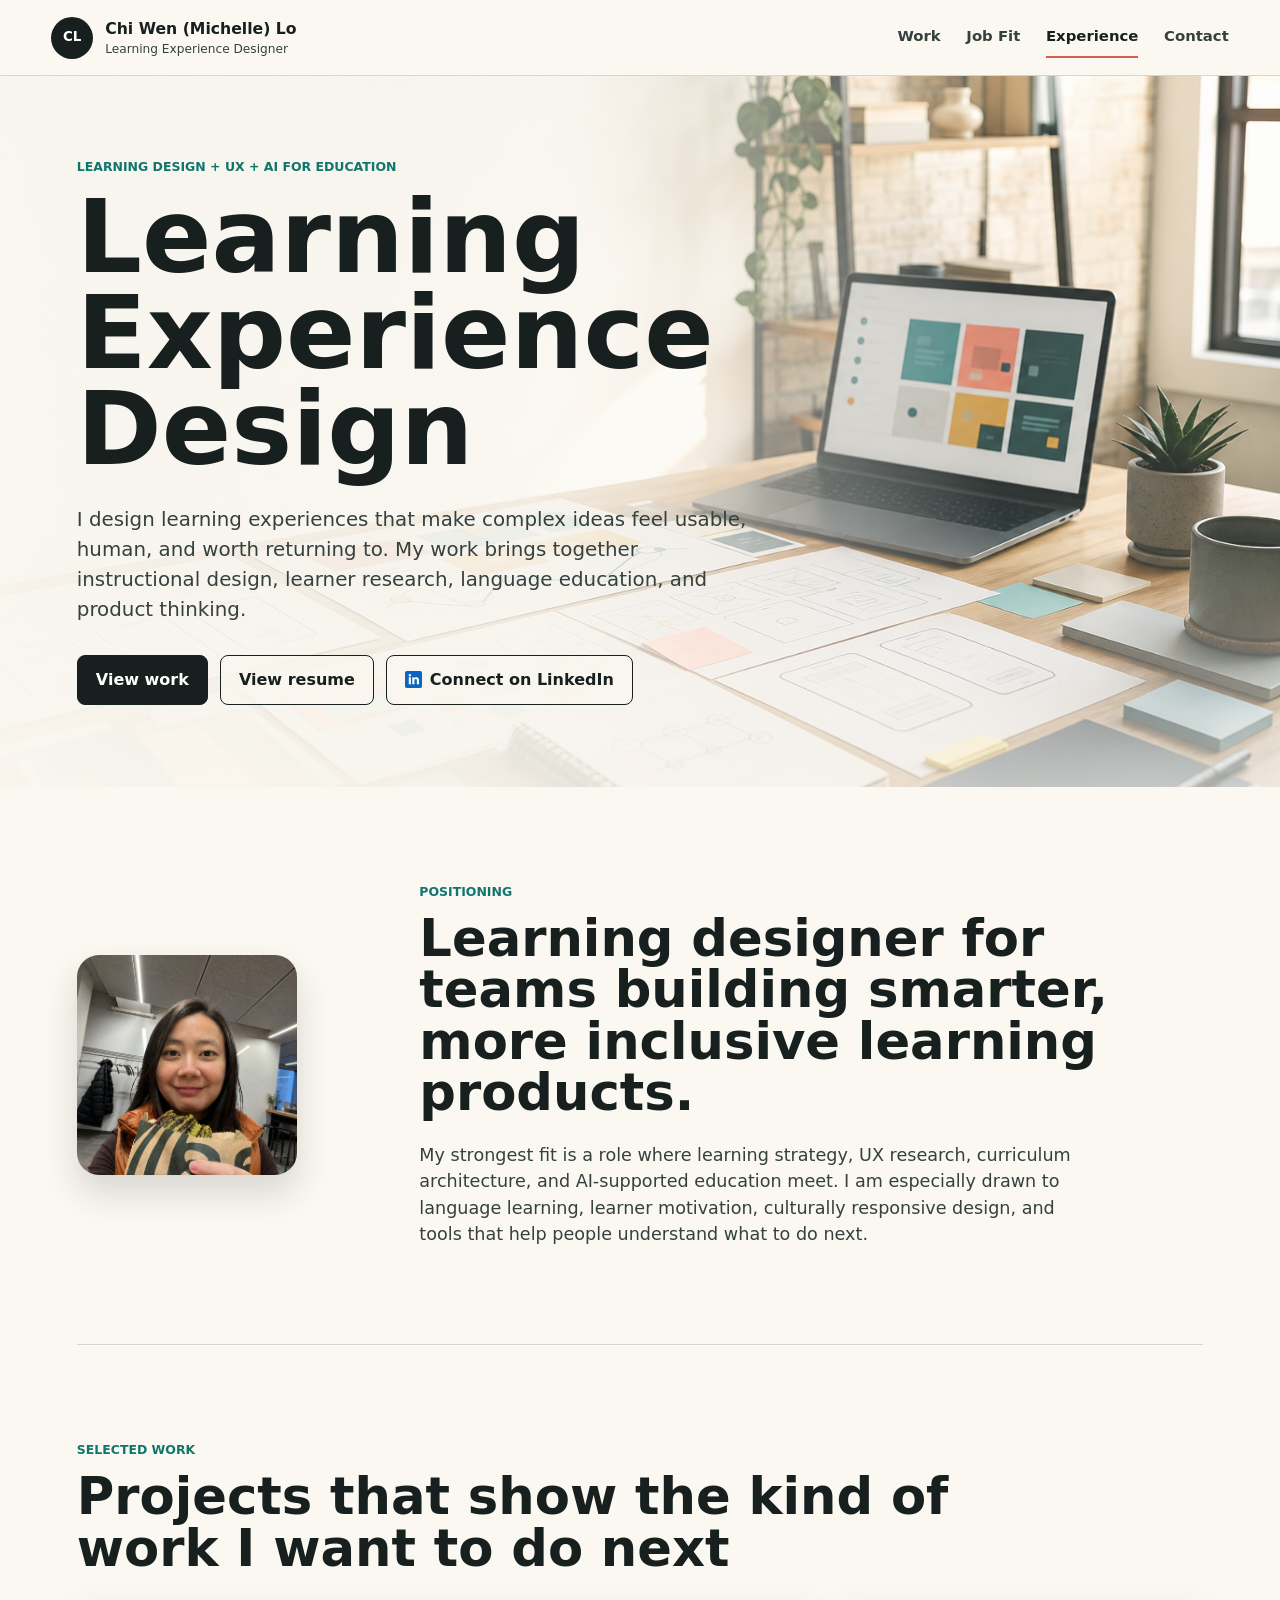
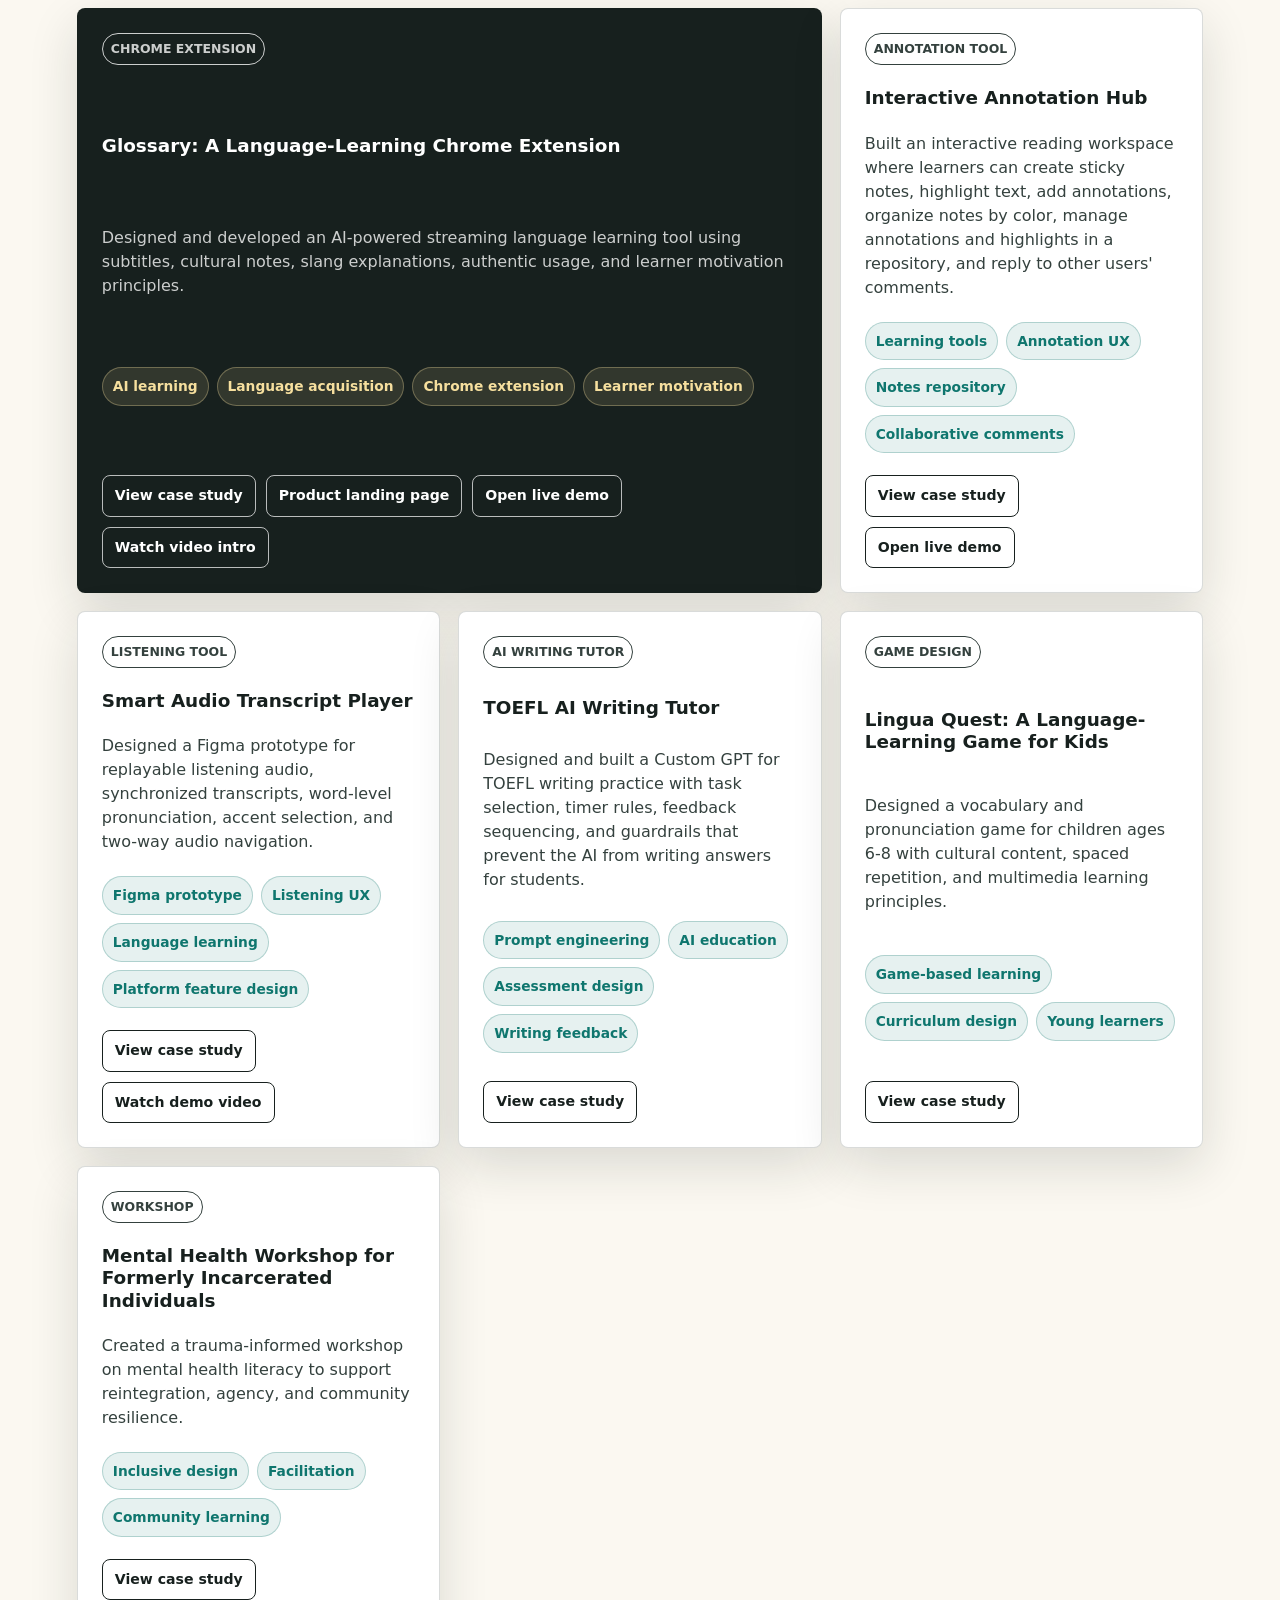
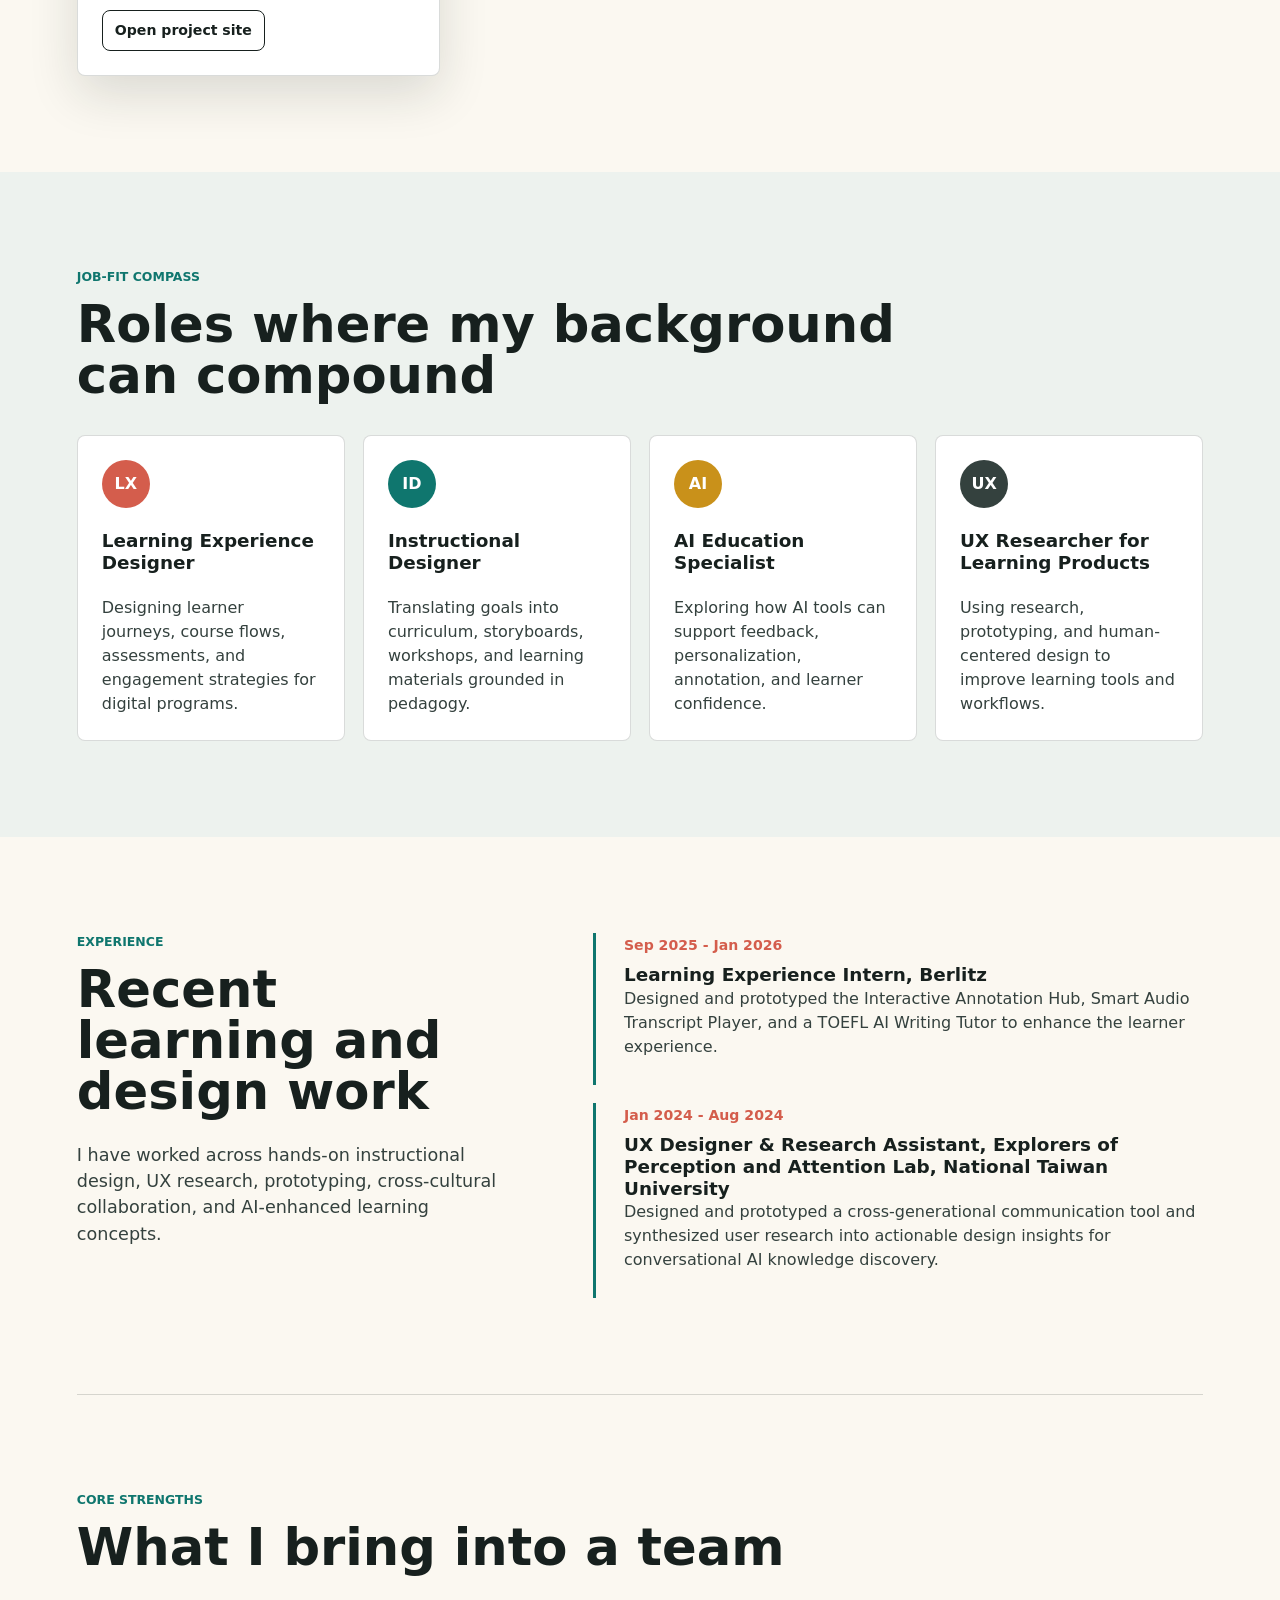
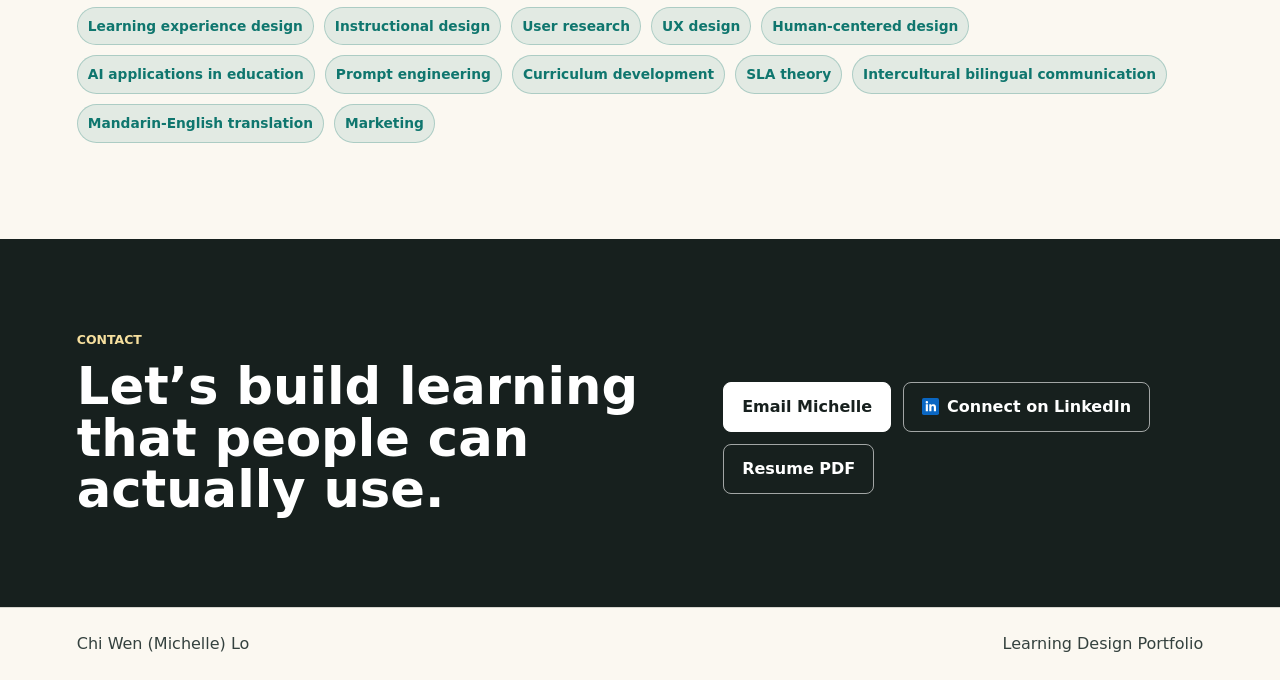
<file: index.html>
<!doctype html>
<html lang="en">
  <head>
    <meta charset="utf-8">
    <meta name="viewport" content="width=device-width, initial-scale=1">
    <meta
      name="description"
      content="Chi Wen (Michelle) Lo portfolio for learning experience design, instructional design, AI education, and UX-informed learning products."
    >
    <title>Chi Wen (Michelle) Lo | Learning Designer</title>
    <link rel="stylesheet" href="styles.css?v=44">
  </head>
  <body>
    <header class="site-header">
      <a class="brand" href="#top" aria-label="Chi Wen Michelle Lo portfolio home">
        <span class="brand-mark">CL</span>
        <span>
          <strong>Chi Wen (Michelle) Lo</strong>
          <small>Learning Experience Designer</small>
        </span>
      </a>
      <nav class="nav-links" aria-label="Primary navigation">
        <a href="#work">Work</a>
        <a href="#fit">Job Fit</a>
        <a href="#experience">Experience</a>
        <a href="#contact">Contact</a>
      </nav>
    </header>

    <div class="edit-toolbar" aria-label="Page editing tools">
      <button class="edit-button" type="button" data-edit-toggle>Edit</button>
      <button class="edit-button ghost" type="button" data-edit-reset>Reset</button>
      <span class="edit-status" data-edit-status>Click Edit to update text</span>
    </div>

    <main id="top">
      <section class="hero" aria-labelledby="hero-title">
        <img class="hero-image" src="assets/learning-design-hero.png" alt="">
        <div class="hero-overlay"></div>
        <div class="hero-content">
          <p class="eyebrow">Learning design + UX + AI for education</p>
          <h1 id="hero-title">Learning Experience Design</h1>
          <p class="hero-copy">
            I design learning experiences that make complex ideas feel usable, human, and worth returning to. My work brings
            together instructional design, learner research, language education, and product thinking.
          </p>
          <div class="hero-actions">
            <a class="button primary" href="#work">View work</a>
            <a class="button secondary" href="assets/chi-wen-michelle-lo-resume.pdf" target="_blank" rel="noreferrer">View resume</a>
            <a
              class="button secondary"
              href="https://www.linkedin.com/in/chi-wen-lo-a97b5a18b/"
              target="_blank"
              rel="noreferrer"
            >
              <svg class="button-icon linkedin-icon" viewBox="0 0 24 24" aria-hidden="true" focusable="false">
                <rect width="24" height="24" rx="2.5"></rect>
                <path
                  d="M5.33 8.98h3.04v9.77H5.33V8.98zm1.52-4.86a1.76 1.76 0 1 1 0 3.52 1.76 1.76 0 0 1 0-3.52zm3.43 4.86h2.91v1.34h.04c.4-.77 1.4-1.58 2.88-1.58 3.08 0 3.65 2.03 3.65 4.66v5.35h-3.03V14c0-1.14-.02-2.6-1.58-2.6-1.59 0-1.83 1.24-1.83 2.52v4.83h-3.04V8.98z"
                ></path>
              </svg>
              Connect on LinkedIn
            </a>
          </div>
        </div>
      </section>

      <section class="intro-band" aria-label="Portfolio summary">
        <div class="intro-grid">
          <div class="profile-photo-block">
            <div class="profile-photo-frame" data-profile-crop-preview>
              <img
                class="profile-photo"
                src="assets/michelle-profile-outpainted.png"
                alt="Portrait of Chi Wen Michelle Lo"
              >
            </div>
            <div class="profile-crop-controls" data-profile-crop-controls aria-label="Profile photo crop controls">
              <label>
                Zoom
                <input type="range" min="0.56" max="2.4" step="0.01" data-profile-crop-input="zoom">
              </label>
              <label>
                Left / right
                <input type="range" min="-60" max="60" step="1" data-profile-crop-input="x">
              </label>
              <label>
                Up / down
                <input type="range" min="-190" max="90" step="1" data-profile-crop-input="y">
              </label>
            </div>
          </div>
          <div class="intro-copy-block">
            <p class="section-kicker">Positioning</p>
            <h2>Learning designer for teams building smarter, more inclusive learning products.</h2>
            <p>
              My strongest fit is a role where learning strategy, UX research, curriculum architecture, and AI-supported
              education meet. I am especially drawn to language learning, learner motivation, culturally responsive design,
              and tools that help people understand what to do next.
            </p>
          </div>
        </div>
      </section>

      <section class="section section-divided" id="work">
        <div class="section-heading">
          <p class="section-kicker">Selected work</p>
          <h2>Projects that show the kind of work I want to do next</h2>
        </div>
        <div class="project-grid">
          <article
            class="project-card featured"
            data-card-link="glossary.html"
            role="link"
            tabindex="0"
            aria-label="Open Glossary project deep dive"
          >
            <div class="project-meta">
              <span>Chrome Extension</span>
            </div>
            <h3>Glossary: A Language-Learning Chrome Extension</h3>
            <p>
              Designed and developed an AI-powered streaming language learning tool using subtitles, cultural notes,
              slang explanations, authentic usage, and learner motivation principles.
            </p>
            <ul class="tag-list" aria-label="Project skills">
              <li>AI learning</li>
              <li>Language acquisition</li>
              <li>Chrome extension</li>
              <li>Learner motivation</li>
            </ul>
            <div class="project-actions">
              <a class="project-link light" href="glossary.html">View case study</a>
              <a
                class="project-link light"
                href="https://glossary-language-learning-extension.replit.app/"
                target="_blank"
                rel="noreferrer"
              >
                Product landing page
              </a>
              <a
                class="project-link light"
                href="https://glossary-language-learning-extension.replit.app/demo"
                target="_blank"
                rel="noreferrer"
              >
                Open live demo
              </a>
              <a
                class="project-link light"
                href="https://www.youtube.com/watch?v=hqwq4Liy1Lw"
                target="_blank"
                rel="noreferrer"
              >
                Watch video intro
              </a>
            </div>
          </article>

          <article
            class="project-card"
            data-card-link="interactive-annotation-hub.html"
            role="link"
            tabindex="0"
            aria-label="Open Interactive Annotation Hub project deep dive"
          >
            <div class="project-meta">
              <span>Annotation Tool</span>
            </div>
            <h3>Interactive Annotation Hub</h3>
            <p>
              Built an interactive reading workspace where learners can create sticky notes, highlight text, add
              annotations, organize notes by color, manage annotations and highlights in a repository, and reply to other
              users' comments.
            </p>
            <ul class="tag-list" aria-label="Project skills">
              <li>Learning tools</li>
              <li>Annotation UX</li>
              <li>Notes repository</li>
              <li>Collaborative comments</li>
            </ul>
            <div class="project-actions">
              <a class="project-link" href="interactive-annotation-hub.html">View case study</a>
              <a class="project-link" href="https://interactive-annotation-hub--name1911434.replit.app" target="_blank" rel="noreferrer">
                Open live demo
              </a>
            </div>
          </article>

          <article
            class="project-card"
            data-card-link="smart-audio-transcript-player.html"
            role="link"
            tabindex="0"
            aria-label="Open Smart Audio Transcript Player project deep dive"
          >
            <div class="project-meta">
              <span>Listening Tool</span>
            </div>
            <h3>Smart Audio Transcript Player</h3>
            <p>
              Designed a Figma prototype for replayable listening audio, synchronized transcripts, word-level
              pronunciation, accent selection, and two-way audio navigation.
            </p>
            <ul class="tag-list" aria-label="Project skills">
              <li>Figma prototype</li>
              <li>Listening UX</li>
              <li>Language learning</li>
              <li>Platform feature design</li>
            </ul>
            <div class="project-actions">
              <a class="project-link" href="smart-audio-transcript-player.html">View case study</a>
              <a
                class="project-link"
                href="https://www.youtube.com/watch?v=US7o_-IS5sc"
                target="_blank"
                rel="noreferrer"
              >
                Watch demo video
              </a>
            </div>
          </article>

          <article
            class="project-card"
            data-card-link="toefl-ai-writing-tutor.html"
            role="link"
            tabindex="0"
            aria-label="Open TOEFL AI Writing Tutor project deep dive"
          >
            <div class="project-meta">
              <span>AI Writing Tutor</span>
            </div>
            <h3>TOEFL AI Writing Tutor</h3>
            <p>
              Designed and built a Custom GPT for TOEFL writing practice with task selection, timer rules, feedback
              sequencing, and guardrails that prevent the AI from writing answers for students.
            </p>
            <ul class="tag-list" aria-label="Project skills">
              <li>Prompt engineering</li>
              <li>AI education</li>
              <li>Assessment design</li>
              <li>Writing feedback</li>
            </ul>
            <a class="project-link" href="toefl-ai-writing-tutor.html">View case study</a>
          </article>

          <article
            class="project-card"
            data-card-link="lingua-quest.html"
            role="link"
            tabindex="0"
            aria-label="Open Lingua Quest project deep dive"
          >
            <div class="project-meta">
              <span>Game Design</span>
            </div>
            <h3>Lingua Quest: A Language-Learning Game for Kids</h3>
            <p>
              Designed a vocabulary and pronunciation game for children ages 6-8 with cultural content, spaced repetition,
              and multimedia learning principles.
            </p>
            <ul class="tag-list" aria-label="Project skills">
              <li>Game-based learning</li>
              <li>Curriculum design</li>
              <li>Young learners</li>
            </ul>
            <a class="project-link" href="lingua-quest.html">View case study</a>
          </article>

          <article
            class="project-card"
            data-card-link="mental-health-workshop.html"
            role="link"
            tabindex="0"
            aria-label="Open Mental Health Workshop project deep dive"
          >
            <div class="project-meta">
              <span>Workshop</span>
            </div>
            <h3>Mental Health Workshop for Formerly Incarcerated Individuals</h3>
            <p>
              Created a trauma-informed workshop on mental health literacy to support reintegration, agency, and
              community resilience.
            </p>
            <ul class="tag-list" aria-label="Project skills">
              <li>Inclusive design</li>
              <li>Facilitation</li>
              <li>Community learning</li>
            </ul>
            <div class="project-actions">
              <a class="project-link" href="mental-health-workshop.html">View case study</a>
              <a
                class="project-link"
                href="https://sites.google.com/nyu.edu/opportunities-for-ii/overview"
                target="_blank"
                rel="noreferrer"
              >
                Open project site
              </a>
            </div>
          </article>
        </div>
      </section>

      <section class="section muted" id="fit">
        <div class="section-heading">
          <p class="section-kicker">Job-fit compass</p>
          <h2>Roles where my background can compound</h2>
        </div>
        <div class="fit-grid">
          <article class="fit-item">
            <span class="fit-icon">LX</span>
            <h3>Learning Experience Designer</h3>
            <p>Designing learner journeys, course flows, assessments, and engagement strategies for digital programs.</p>
          </article>
          <article class="fit-item">
            <span class="fit-icon">ID</span>
            <h3>Instructional Designer</h3>
            <p>Translating goals into curriculum, storyboards, workshops, and learning materials grounded in pedagogy.</p>
          </article>
          <article class="fit-item">
            <span class="fit-icon">AI</span>
            <h3>AI Education Specialist</h3>
            <p>Exploring how AI tools can support feedback, personalization, annotation, and learner confidence.</p>
          </article>
          <article class="fit-item">
            <span class="fit-icon">UX</span>
            <h3>UX Researcher for Learning Products</h3>
            <p>Using research, prototyping, and human-centered design to improve learning tools and workflows.</p>
          </article>
        </div>
      </section>

      <section class="section split" id="experience">
        <div>
          <p class="section-kicker">Experience</p>
          <h2>Recent learning and design work</h2>
          <p class="body-copy">
            I have worked across hands-on instructional design, UX research, prototyping, cross-cultural collaboration,
            and AI-enhanced learning concepts.
          </p>
        </div>
        <div class="timeline" aria-label="Career highlights">
          <article>
            <time>Sep 2025 - Jan 2026</time>
            <h3>Learning Experience Intern, Berlitz</h3>
            <p>
              Designed and prototyped the Interactive Annotation Hub, Smart Audio Transcript Player, and a TOEFL AI
              Writing Tutor to enhance the learner experience.
            </p>
          </article>
          <article>
            <time>Jan 2024 - Aug 2024</time>
            <h3>UX Designer & Research Assistant, Explorers of Perception and Attention Lab, National Taiwan University</h3>
            <p>
              Designed and prototyped a cross-generational communication tool and synthesized user research into
              actionable design insights for conversational AI knowledge discovery.
            </p>
          </article>
        </div>
      </section>

      <section class="section capabilities section-divided" aria-label="Capabilities">
        <div class="section-heading">
          <p class="section-kicker">Core strengths</p>
          <h2>What I bring into a team</h2>
        </div>
        <div class="capability-list">
          <span>Learning experience design</span>
          <span>Instructional design</span>
          <span>User research</span>
          <span>UX design</span>
          <span>Human-centered design</span>
          <span>AI applications in education</span>
          <span>Prompt engineering</span>
          <span>Curriculum development</span>
          <span>SLA theory</span>
          <span>Intercultural bilingual communication</span>
          <span>Mandarin-English translation</span>
          <span>Marketing</span>
        </div>
      </section>

      <section class="contact-section" id="contact">
        <div>
          <p class="section-kicker">Contact</p>
          <h2>Let’s build learning that people can actually use.</h2>
        </div>
        <div class="contact-actions">
          <a
            class="button primary"
            href="https://mail.google.com/mail/?view=cm&fs=1&to=cl9294@nyu.edu"
            target="_blank"
            rel="noreferrer"
          >
            Email Michelle
          </a>
          <a
            class="button secondary"
            href="https://www.linkedin.com/in/chi-wen-lo-a97b5a18b/"
            target="_blank"
            rel="noreferrer"
          >
            <svg class="button-icon linkedin-icon" viewBox="0 0 24 24" aria-hidden="true" focusable="false">
              <rect width="24" height="24" rx="2.5"></rect>
              <path
                d="M5.33 8.98h3.04v9.77H5.33V8.98zm1.52-4.86a1.76 1.76 0 1 1 0 3.52 1.76 1.76 0 0 1 0-3.52zm3.43 4.86h2.91v1.34h.04c.4-.77 1.4-1.58 2.88-1.58 3.08 0 3.65 2.03 3.65 4.66v5.35h-3.03V14c0-1.14-.02-2.6-1.58-2.6-1.59 0-1.83 1.24-1.83 2.52v4.83h-3.04V8.98z"
              ></path>
            </svg>
            Connect on LinkedIn
          </a>
          <a class="button secondary" href="assets/chi-wen-michelle-lo-resume.pdf" target="_blank" rel="noreferrer">Resume PDF</a>
        </div>
      </section>
    </main>

    <footer class="site-footer">
      <span>Chi Wen (Michelle) Lo</span>
      <span>Learning Design Portfolio</span>
    </footer>

    <script src="script.js?v=15"></script>
  </body>
</html>
</file>
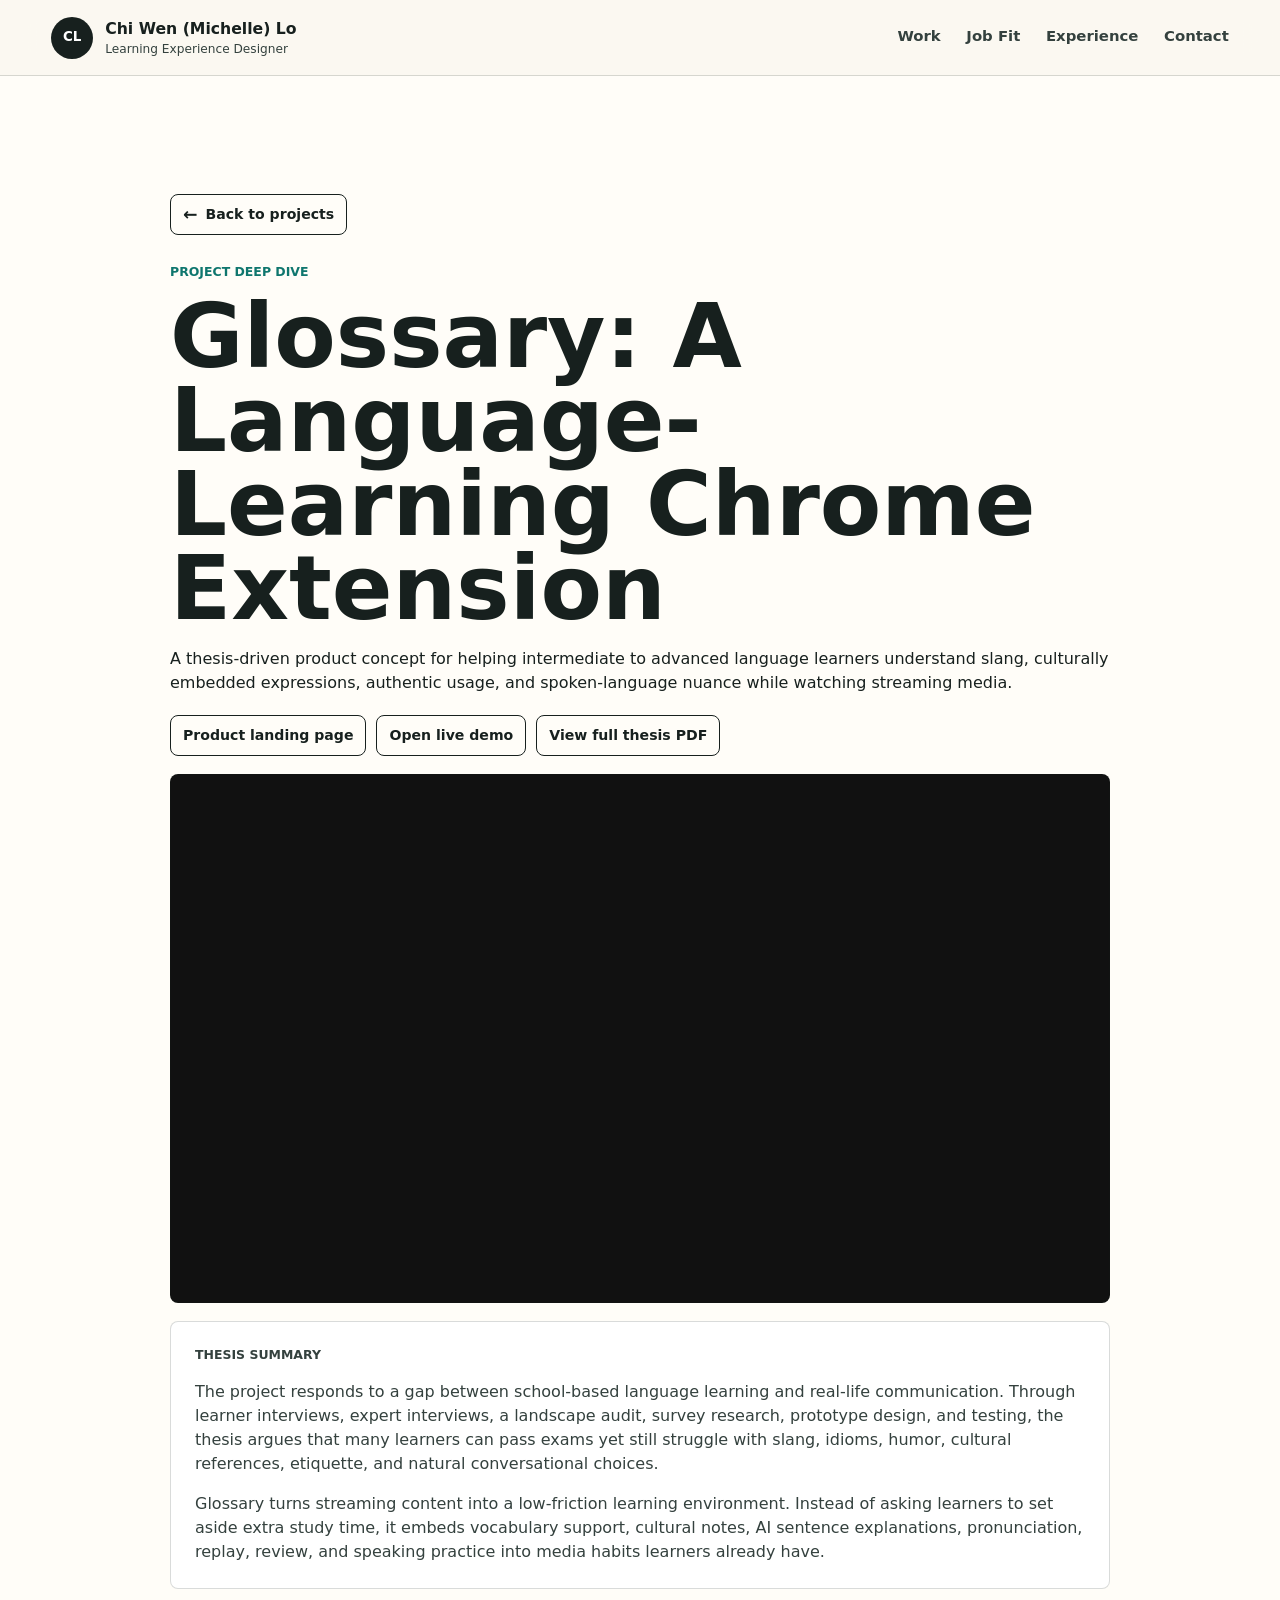
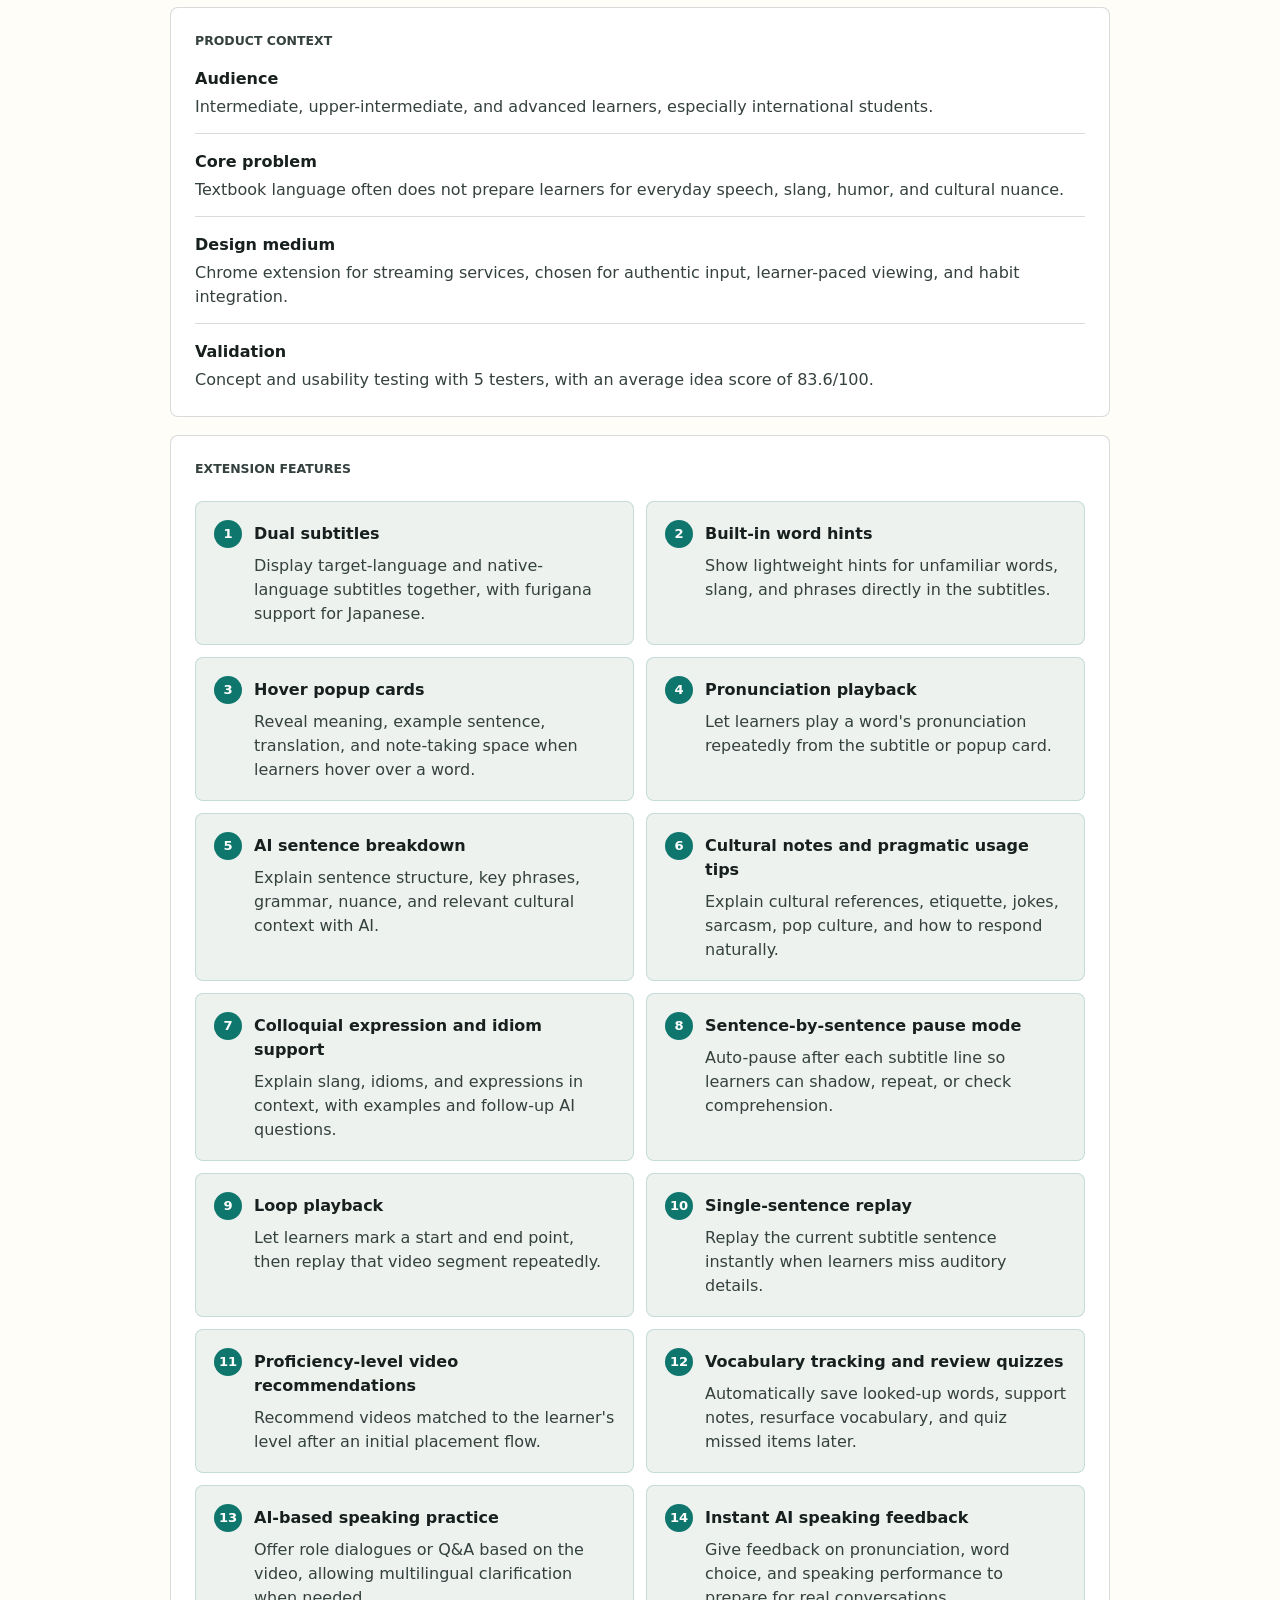
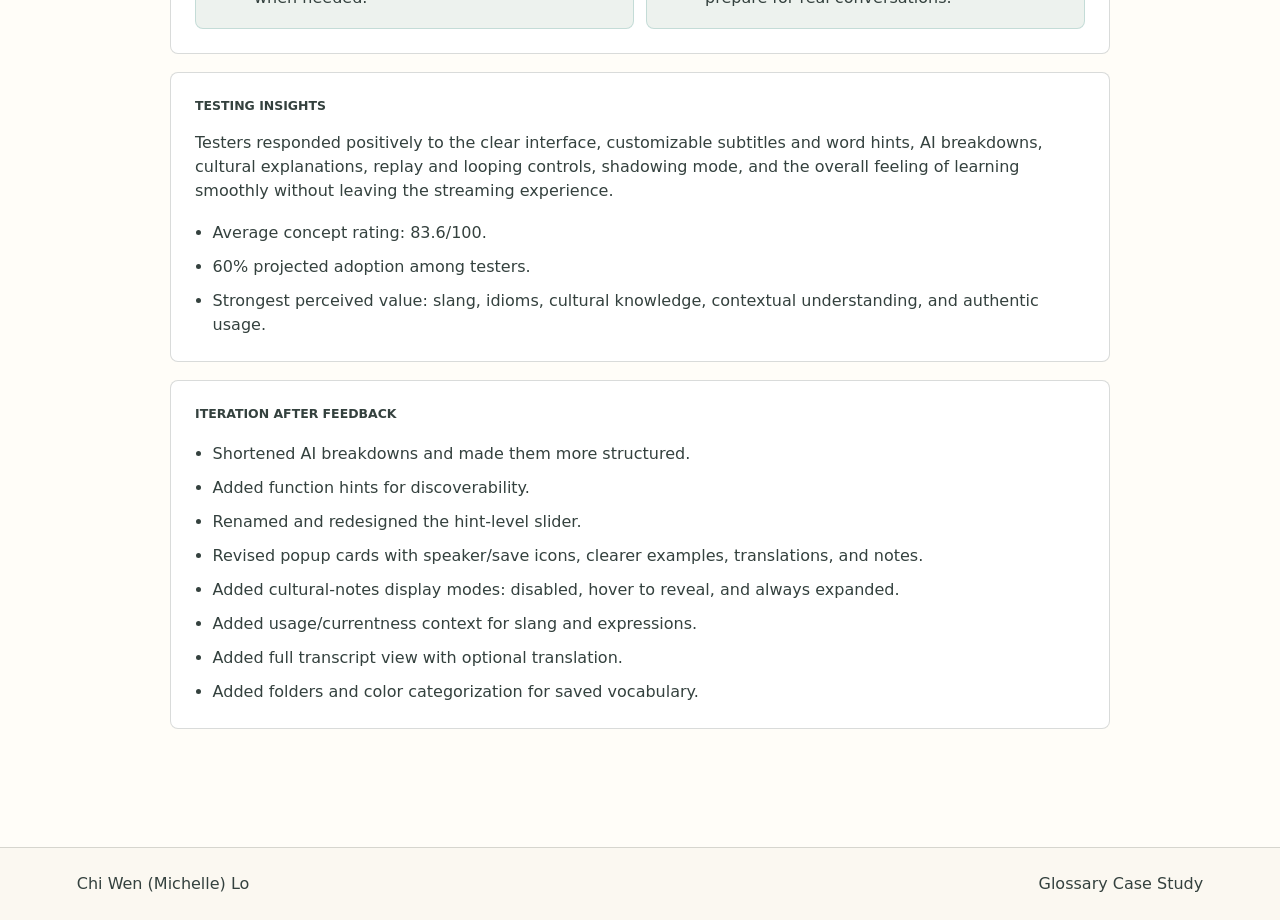
<file: glossary.html>
<!doctype html>
<html lang="en">
  <head>
    <meta charset="utf-8">
    <meta name="viewport" content="width=device-width, initial-scale=1">
    <meta
      name="description"
      content="Glossary case study by Chi Wen Michelle Lo: a language-learning Chrome extension for slang, culture, authentic use, and motivation."
    >
    <title>Glossary Case Study | Chi Wen (Michelle) Lo</title>
    <link rel="stylesheet" href="styles.css?v=44">
  </head>
  <body>
    <header class="site-header">
      <a class="brand" href="index.html#top" aria-label="Back to portfolio home">
        <span class="brand-mark">CL</span>
        <span>
          <strong>Chi Wen (Michelle) Lo</strong>
          <small>Learning Experience Designer</small>
        </span>
      </a>
      <nav class="nav-links" aria-label="Primary navigation">
        <a href="index.html#work">Work</a>
        <a href="index.html#fit">Job Fit</a>
        <a href="index.html#experience">Experience</a>
        <a href="index.html#contact">Contact</a>
      </nav>
    </header>

    <div class="edit-toolbar" aria-label="Page editing tools">
      <button class="edit-button" type="button" data-edit-toggle>Edit</button>
      <button class="edit-button ghost" type="button" data-edit-reset>Reset</button>
      <span class="edit-status" data-edit-status>Click Edit to update text</span>
    </div>

    <main>
      <section class="case-study case-study-page" id="glossary-case-study" aria-labelledby="glossary-title">
        <a class="back-link" href="index.html#work">Back to projects</a>
        <div class="case-study-hero">
          <p class="section-kicker">Project deep dive</p>
          <h1 id="glossary-title">Glossary: A Language-Learning Chrome Extension</h1>
          <p>
            A thesis-driven product concept for helping intermediate to advanced language learners understand slang,
            culturally embedded expressions, authentic usage, and spoken-language nuance while watching streaming media.
          </p>
          <div class="case-study-actions">
            <a
              class="project-link"
              href="https://glossary-language-learning-extension.replit.app/"
              target="_blank"
              rel="noreferrer"
            >
              Product landing page
            </a>
            <a
              class="project-link"
              href="https://glossary-language-learning-extension.replit.app/demo"
              target="_blank"
              rel="noreferrer"
            >
              Open live demo
            </a>
            <a
              class="project-link"
              href="https://docs.google.com/document/d/1KDBL4UDaHCkaAhVzlHMrWHk6z1AHNh7-hdvnMPkc0PU/edit?usp=sharing"
              target="_blank"
              rel="noreferrer"
            >
              View full thesis PDF
            </a>
          </div>
        </div>

        <div class="video-panel" aria-label="Glossary video introduction">
          <iframe
            src="https://www.youtube.com/embed/hqwq4Liy1Lw"
            title="Glossary video introduction"
            allow="accelerometer; autoplay; clipboard-write; encrypted-media; gyroscope; picture-in-picture; web-share"
            allowfullscreen
          ></iframe>
        </div>

        <div class="case-study-grid">
          <article class="case-panel summary-panel">
            <p class="section-kicker">Thesis summary</p>
            <p>
              The project responds to a gap between school-based language learning and real-life communication. Through
              learner interviews, expert interviews, a landscape audit, survey research, prototype design, and testing,
              the thesis argues that many learners can pass exams yet still struggle with slang, idioms, humor, cultural
              references, etiquette, and natural conversational choices.
            </p>
            <p>
              Glossary turns streaming content into a low-friction learning environment. Instead of asking learners to
              set aside extra study time, it embeds vocabulary support, cultural notes, AI sentence explanations,
              pronunciation, replay, review, and speaking practice into media habits learners already have.
            </p>
          </article>

          <aside class="case-panel">
            <p class="section-kicker">Product context</p>
            <dl class="facts-list">
              <div>
                <dt>Audience</dt>
                <dd>Intermediate, upper-intermediate, and advanced learners, especially international students.</dd>
              </div>
              <div>
                <dt>Core problem</dt>
                <dd>Textbook language often does not prepare learners for everyday speech, slang, humor, and cultural nuance.</dd>
              </div>
              <div>
                <dt>Design medium</dt>
                <dd>Chrome extension for streaming services, chosen for authentic input, learner-paced viewing, and habit integration.</dd>
              </div>
              <div>
                <dt>Validation</dt>
                <dd>Concept and usability testing with 5 testers, with an average idea score of 83.6/100.</dd>
              </div>
            </dl>
          </aside>
        </div>

        <div class="case-panel">
          <div class="case-panel-heading">
            <p class="section-kicker">Extension features</p>
          </div>
          <ol class="feature-list">
            <li>
              <strong>Dual subtitles</strong>
              <span>Display target-language and native-language subtitles together, with furigana support for Japanese.</span>
            </li>
            <li>
              <strong>Built-in word hints</strong>
              <span>Show lightweight hints for unfamiliar words, slang, and phrases directly in the subtitles.</span>
            </li>
            <li>
              <strong>Hover popup cards</strong>
              <span>Reveal meaning, example sentence, translation, and note-taking space when learners hover over a word.</span>
            </li>
            <li>
              <strong>Pronunciation playback</strong>
              <span>Let learners play a word's pronunciation repeatedly from the subtitle or popup card.</span>
            </li>
            <li>
              <strong>AI sentence breakdown</strong>
              <span>Explain sentence structure, key phrases, grammar, nuance, and relevant cultural context with AI.</span>
            </li>
            <li>
              <strong>Cultural notes and pragmatic usage tips</strong>
              <span>Explain cultural references, etiquette, jokes, sarcasm, pop culture, and how to respond naturally.</span>
            </li>
            <li>
              <strong>Colloquial expression and idiom support</strong>
              <span>Explain slang, idioms, and expressions in context, with examples and follow-up AI questions.</span>
            </li>
            <li>
              <strong>Sentence-by-sentence pause mode</strong>
              <span>Auto-pause after each subtitle line so learners can shadow, repeat, or check comprehension.</span>
            </li>
            <li>
              <strong>Loop playback</strong>
              <span>Let learners mark a start and end point, then replay that video segment repeatedly.</span>
            </li>
            <li>
              <strong>Single-sentence replay</strong>
              <span>Replay the current subtitle sentence instantly when learners miss auditory details.</span>
            </li>
            <li>
              <strong>Proficiency-level video recommendations</strong>
              <span>Recommend videos matched to the learner's level after an initial placement flow.</span>
            </li>
            <li>
              <strong>Vocabulary tracking and review quizzes</strong>
              <span>Automatically save looked-up words, support notes, resurface vocabulary, and quiz missed items later.</span>
            </li>
            <li>
              <strong>AI-based speaking practice</strong>
              <span>Offer role dialogues or Q&A based on the video, allowing multilingual clarification when needed.</span>
            </li>
            <li>
              <strong>Instant AI speaking feedback</strong>
              <span>Give feedback on pronunciation, word choice, and speaking performance to prepare for real conversations.</span>
            </li>
          </ol>
        </div>

        <div class="case-study-grid">
          <article class="case-panel">
            <p class="section-kicker">Testing insights</p>
            <p>
              Testers responded positively to the clear interface, customizable subtitles and word hints, AI breakdowns,
              cultural explanations, replay and looping controls, shadowing mode, and the overall feeling of learning
              smoothly without leaving the streaming experience.
            </p>
            <ul class="insight-list">
              <li>Average concept rating: 83.6/100.</li>
              <li>60% projected adoption among testers.</li>
              <li>Strongest perceived value: slang, idioms, cultural knowledge, contextual understanding, and authentic usage.</li>
            </ul>
          </article>

          <article class="case-panel">
            <p class="section-kicker">Iteration after feedback</p>
            <ul class="insight-list">
              <li>Shortened AI breakdowns and made them more structured.</li>
              <li>Added function hints for discoverability.</li>
              <li>Renamed and redesigned the hint-level slider.</li>
              <li>Revised popup cards with speaker/save icons, clearer examples, translations, and notes.</li>
              <li>Added cultural-notes display modes: disabled, hover to reveal, and always expanded.</li>
              <li>Added usage/currentness context for slang and expressions.</li>
              <li>Added full transcript view with optional translation.</li>
              <li>Added folders and color categorization for saved vocabulary.</li>
            </ul>
          </article>
        </div>
      </section>
    </main>

    <footer class="site-footer">
      <span>Chi Wen (Michelle) Lo</span>
      <span>Glossary Case Study</span>
    </footer>

    <script src="script.js?v=15"></script>
  </body>
</html>
</file>
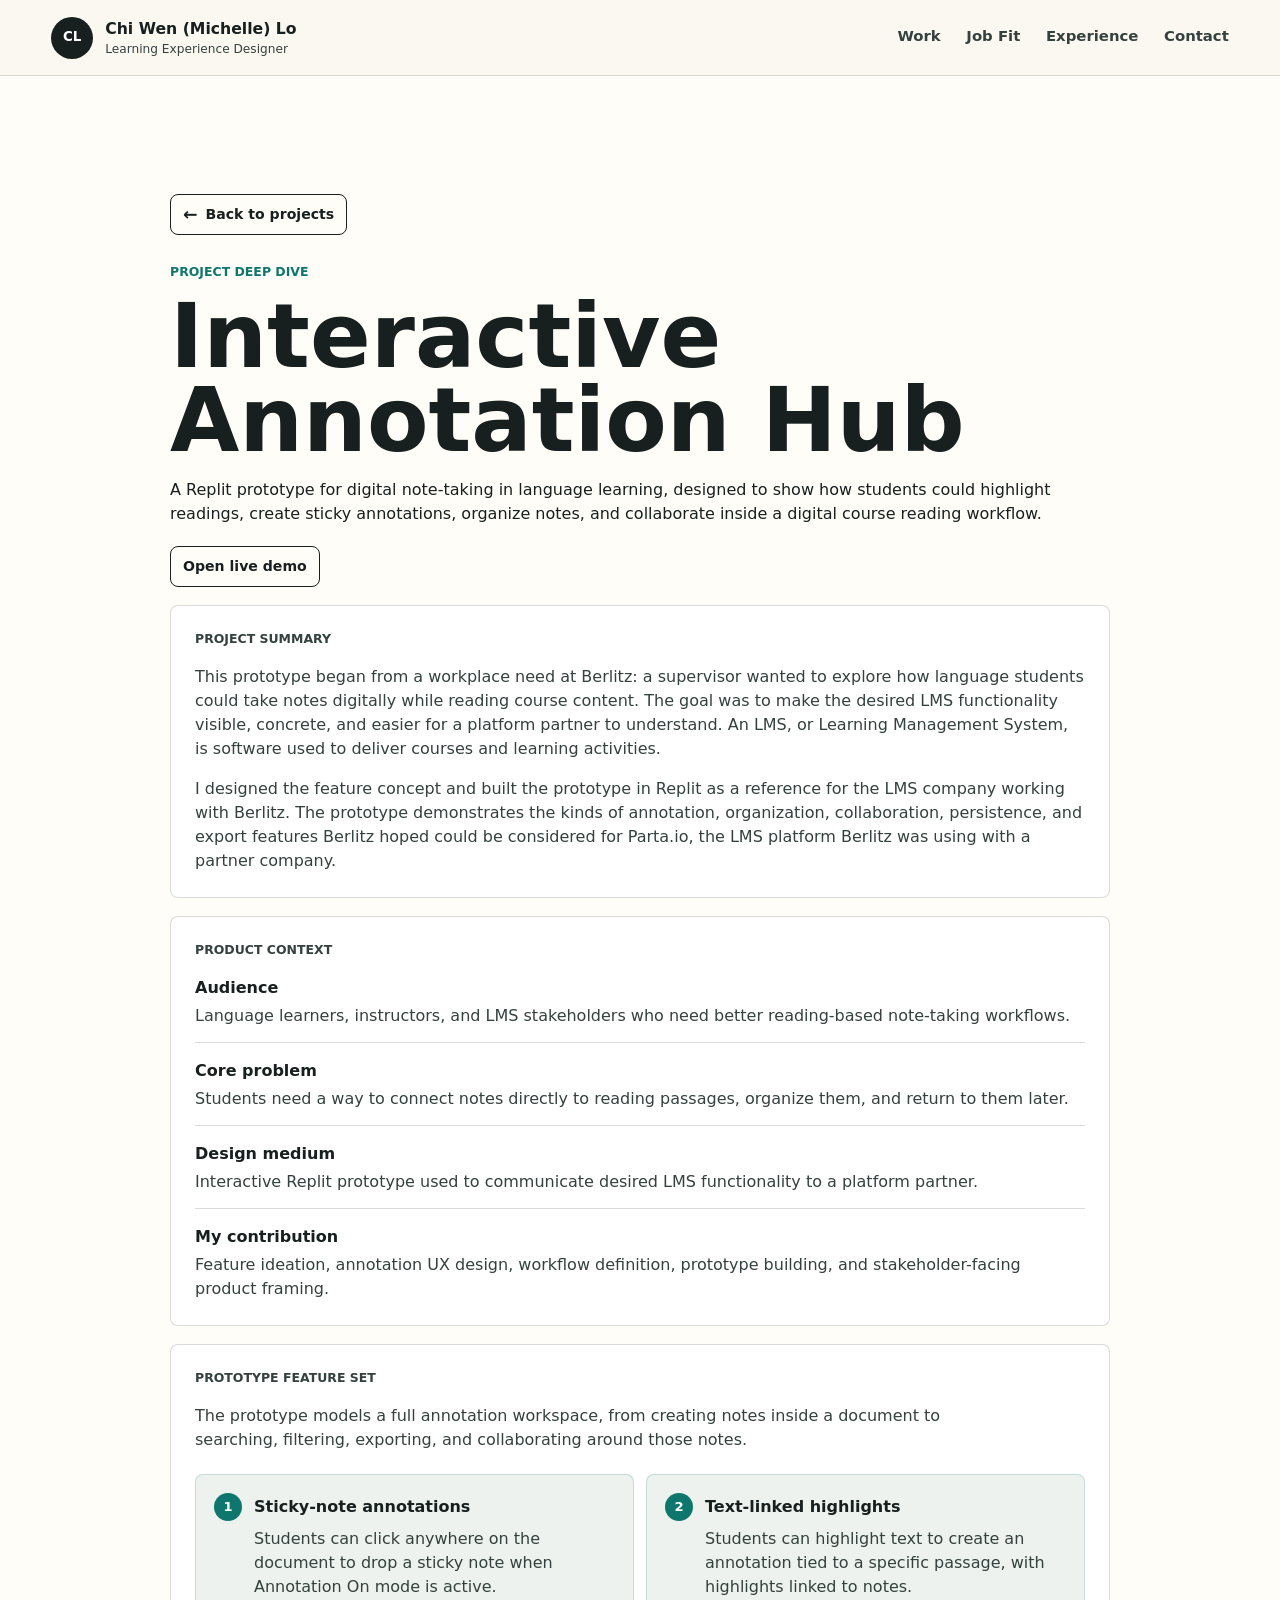
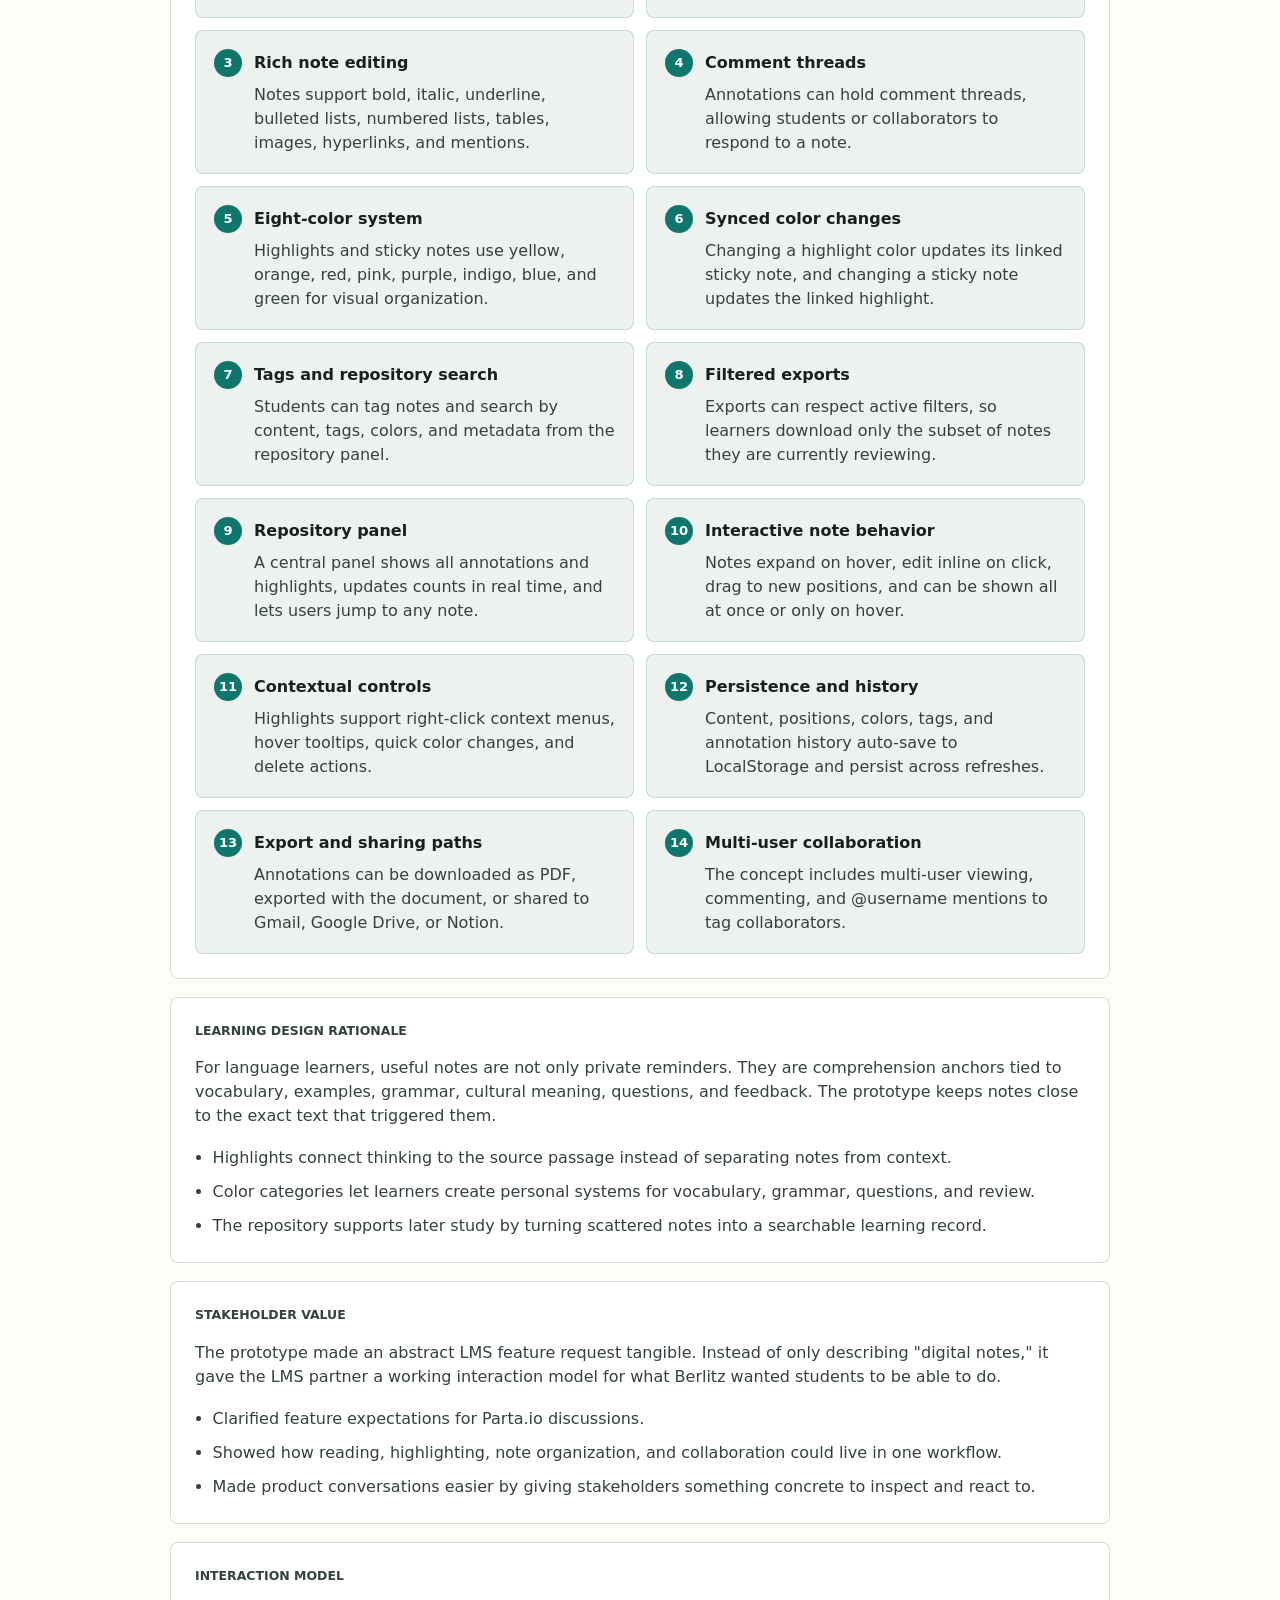
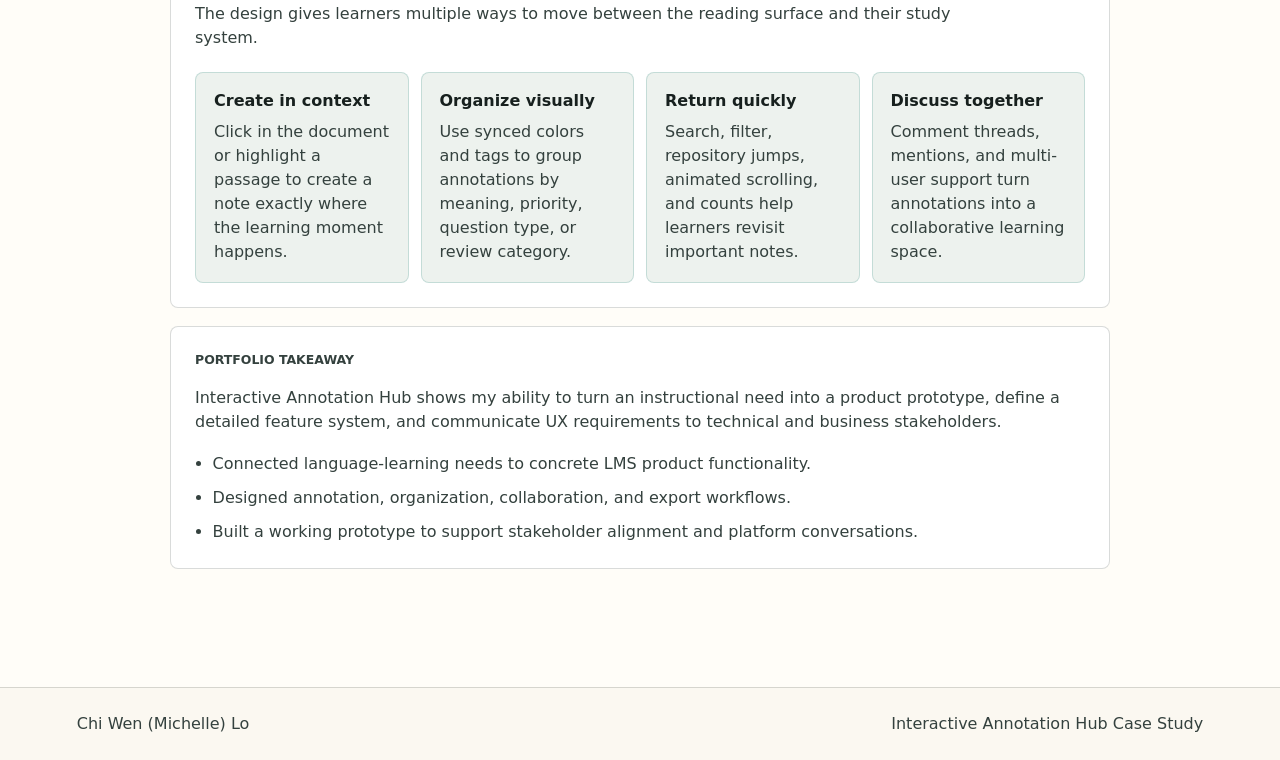
<file: interactive-annotation-hub.html>
<!doctype html>
<html lang="en">
  <head>
    <meta charset="utf-8">
    <meta name="viewport" content="width=device-width, initial-scale=1">
    <meta
      name="description"
      content="Interactive Annotation Hub case study by Chi Wen Michelle Lo: a digital note-taking and annotation prototype for language learning."
    >
    <title>Interactive Annotation Hub Case Study | Chi Wen (Michelle) Lo</title>
    <link rel="stylesheet" href="styles.css?v=44">
  </head>
  <body>
    <header class="site-header">
      <a class="brand" href="index.html#top" aria-label="Back to portfolio home">
        <span class="brand-mark">CL</span>
        <span>
          <strong>Chi Wen (Michelle) Lo</strong>
          <small>Learning Experience Designer</small>
        </span>
      </a>
      <nav class="nav-links" aria-label="Primary navigation">
        <a href="index.html#work">Work</a>
        <a href="index.html#fit">Job Fit</a>
        <a href="index.html#experience">Experience</a>
        <a href="index.html#contact">Contact</a>
      </nav>
    </header>

    <div class="edit-toolbar" aria-label="Page editing tools">
      <button class="edit-button" type="button" data-edit-toggle>Edit</button>
      <button class="edit-button ghost" type="button" data-edit-reset>Reset</button>
      <span class="edit-status" data-edit-status>Click Edit to update text</span>
    </div>

    <main>
      <section class="case-study case-study-page" id="annotation-hub-case-study" aria-labelledby="annotation-title">
        <a class="back-link" href="index.html#work">Back to projects</a>
        <div class="case-study-hero">
          <p class="section-kicker">Project deep dive</p>
          <h1 id="annotation-title">Interactive Annotation Hub</h1>
          <p>
            A Replit prototype for digital note-taking in language learning, designed to show how students could
            highlight readings, create sticky annotations, organize notes, and collaborate inside a digital course
            reading workflow.
          </p>
          <div class="case-study-actions">
            <a
              class="project-link"
              href="https://interactive-annotation-hub--name1911434.replit.app"
              target="_blank"
              rel="noreferrer"
            >
              Open live demo
            </a>
          </div>
        </div>

        <div class="case-study-grid">
          <article class="case-panel summary-panel">
            <p class="section-kicker">Project summary</p>
            <p>
              This prototype began from a workplace need at Berlitz: a supervisor wanted to explore how language
              students could take notes digitally while reading course content. The goal was to make the desired LMS
              functionality visible, concrete, and easier for a platform partner to understand. An LMS, or Learning
              Management System, is software used to deliver courses and learning activities.
            </p>
            <p>
              I designed the feature concept and built the prototype in Replit as a reference for the LMS company
              working with Berlitz. The prototype demonstrates the kinds of annotation, organization, collaboration,
              persistence, and export features Berlitz hoped could be considered for Parta.io, the LMS platform Berlitz
              was using with a partner company.
            </p>
          </article>

          <aside class="case-panel">
            <p class="section-kicker">Product context</p>
            <dl class="facts-list">
              <div>
                <dt>Audience</dt>
                <dd>Language learners, instructors, and LMS stakeholders who need better reading-based note-taking workflows.</dd>
              </div>
              <div>
                <dt>Core problem</dt>
                <dd>Students need a way to connect notes directly to reading passages, organize them, and return to them later.</dd>
              </div>
              <div>
                <dt>Design medium</dt>
                <dd>Interactive Replit prototype used to communicate desired LMS functionality to a platform partner.</dd>
              </div>
              <div>
                <dt>My contribution</dt>
                <dd>Feature ideation, annotation UX design, workflow definition, prototype building, and stakeholder-facing product framing.</dd>
              </div>
            </dl>
          </aside>
        </div>

        <div class="case-panel">
          <div class="case-panel-heading">
            <p class="section-kicker">Prototype feature set</p>
            <p>
              The prototype models a full annotation workspace, from creating notes inside a document to searching,
              filtering, exporting, and collaborating around those notes.
            </p>
          </div>
          <ol class="feature-list">
            <li>
              <strong>Sticky-note annotations</strong>
              <span>Students can click anywhere on the document to drop a sticky note when Annotation On mode is active.</span>
            </li>
            <li>
              <strong>Text-linked highlights</strong>
              <span>Students can highlight text to create an annotation tied to a specific passage, with highlights linked to notes.</span>
            </li>
            <li>
              <strong>Rich note editing</strong>
              <span>Notes support bold, italic, underline, bulleted lists, numbered lists, tables, images, hyperlinks, and mentions.</span>
            </li>
            <li>
              <strong>Comment threads</strong>
              <span>Annotations can hold comment threads, allowing students or collaborators to respond to a note.</span>
            </li>
            <li>
              <strong>Eight-color system</strong>
              <span>Highlights and sticky notes use yellow, orange, red, pink, purple, indigo, blue, and green for visual organization.</span>
            </li>
            <li>
              <strong>Synced color changes</strong>
              <span>Changing a highlight color updates its linked sticky note, and changing a sticky note updates the linked highlight.</span>
            </li>
            <li>
              <strong>Tags and repository search</strong>
              <span>Students can tag notes and search by content, tags, colors, and metadata from the repository panel.</span>
            </li>
            <li>
              <strong>Filtered exports</strong>
              <span>Exports can respect active filters, so learners download only the subset of notes they are currently reviewing.</span>
            </li>
            <li>
              <strong>Repository panel</strong>
              <span>A central panel shows all annotations and highlights, updates counts in real time, and lets users jump to any note.</span>
            </li>
            <li>
              <strong>Interactive note behavior</strong>
              <span>Notes expand on hover, edit inline on click, drag to new positions, and can be shown all at once or only on hover.</span>
            </li>
            <li>
              <strong>Contextual controls</strong>
              <span>Highlights support right-click context menus, hover tooltips, quick color changes, and delete actions.</span>
            </li>
            <li>
              <strong>Persistence and history</strong>
              <span>Content, positions, colors, tags, and annotation history auto-save to LocalStorage and persist across refreshes.</span>
            </li>
            <li>
              <strong>Export and sharing paths</strong>
              <span>Annotations can be downloaded as PDF, exported with the document, or shared to Gmail, Google Drive, or Notion.</span>
            </li>
            <li>
              <strong>Multi-user collaboration</strong>
              <span>The concept includes multi-user viewing, commenting, and @username mentions to tag collaborators.</span>
            </li>
          </ol>
        </div>

        <div class="case-study-grid">
          <article class="case-panel">
            <p class="section-kicker">Learning design rationale</p>
            <p>
              For language learners, useful notes are not only private reminders. They are comprehension anchors tied to
              vocabulary, examples, grammar, cultural meaning, questions, and feedback. The prototype keeps notes close
              to the exact text that triggered them.
            </p>
            <ul class="insight-list">
              <li>Highlights connect thinking to the source passage instead of separating notes from context.</li>
              <li>Color categories let learners create personal systems for vocabulary, grammar, questions, and review.</li>
              <li>The repository supports later study by turning scattered notes into a searchable learning record.</li>
            </ul>
          </article>

          <article class="case-panel">
            <p class="section-kicker">Stakeholder value</p>
            <p>
              The prototype made an abstract LMS feature request tangible. Instead of only describing "digital notes,"
              it gave the LMS partner a working interaction model for what Berlitz wanted students to be able to do.
            </p>
            <ul class="insight-list">
              <li>Clarified feature expectations for Parta.io discussions.</li>
              <li>Showed how reading, highlighting, note organization, and collaboration could live in one workflow.</li>
              <li>Made product conversations easier by giving stakeholders something concrete to inspect and react to.</li>
            </ul>
          </article>
        </div>

        <div class="case-panel">
          <div class="case-panel-heading">
            <p class="section-kicker">Interaction model</p>
            <p>
              The design gives learners multiple ways to move between the reading surface and their study system.
            </p>
          </div>
          <div class="principle-grid">
            <article>
              <h3>Create in context</h3>
              <p>Click in the document or highlight a passage to create a note exactly where the learning moment happens.</p>
            </article>
            <article>
              <h3>Organize visually</h3>
              <p>Use synced colors and tags to group annotations by meaning, priority, question type, or review category.</p>
            </article>
            <article>
              <h3>Return quickly</h3>
              <p>Search, filter, repository jumps, animated scrolling, and counts help learners revisit important notes.</p>
            </article>
            <article>
              <h3>Discuss together</h3>
              <p>Comment threads, mentions, and multi-user support turn annotations into a collaborative learning space.</p>
            </article>
          </div>
        </div>

        <article class="case-panel">
          <p class="section-kicker">Portfolio takeaway</p>
          <p>
            Interactive Annotation Hub shows my ability to turn an instructional need into a product prototype, define
            a detailed feature system, and communicate UX requirements to technical and business stakeholders.
          </p>
          <ul class="insight-list">
            <li>Connected language-learning needs to concrete LMS product functionality.</li>
            <li>Designed annotation, organization, collaboration, and export workflows.</li>
            <li>Built a working prototype to support stakeholder alignment and platform conversations.</li>
          </ul>
        </article>
      </section>
    </main>

    <footer class="site-footer">
      <span>Chi Wen (Michelle) Lo</span>
      <span>Interactive Annotation Hub Case Study</span>
    </footer>

    <script src="script.js?v=15"></script>
  </body>
</html>
</file>
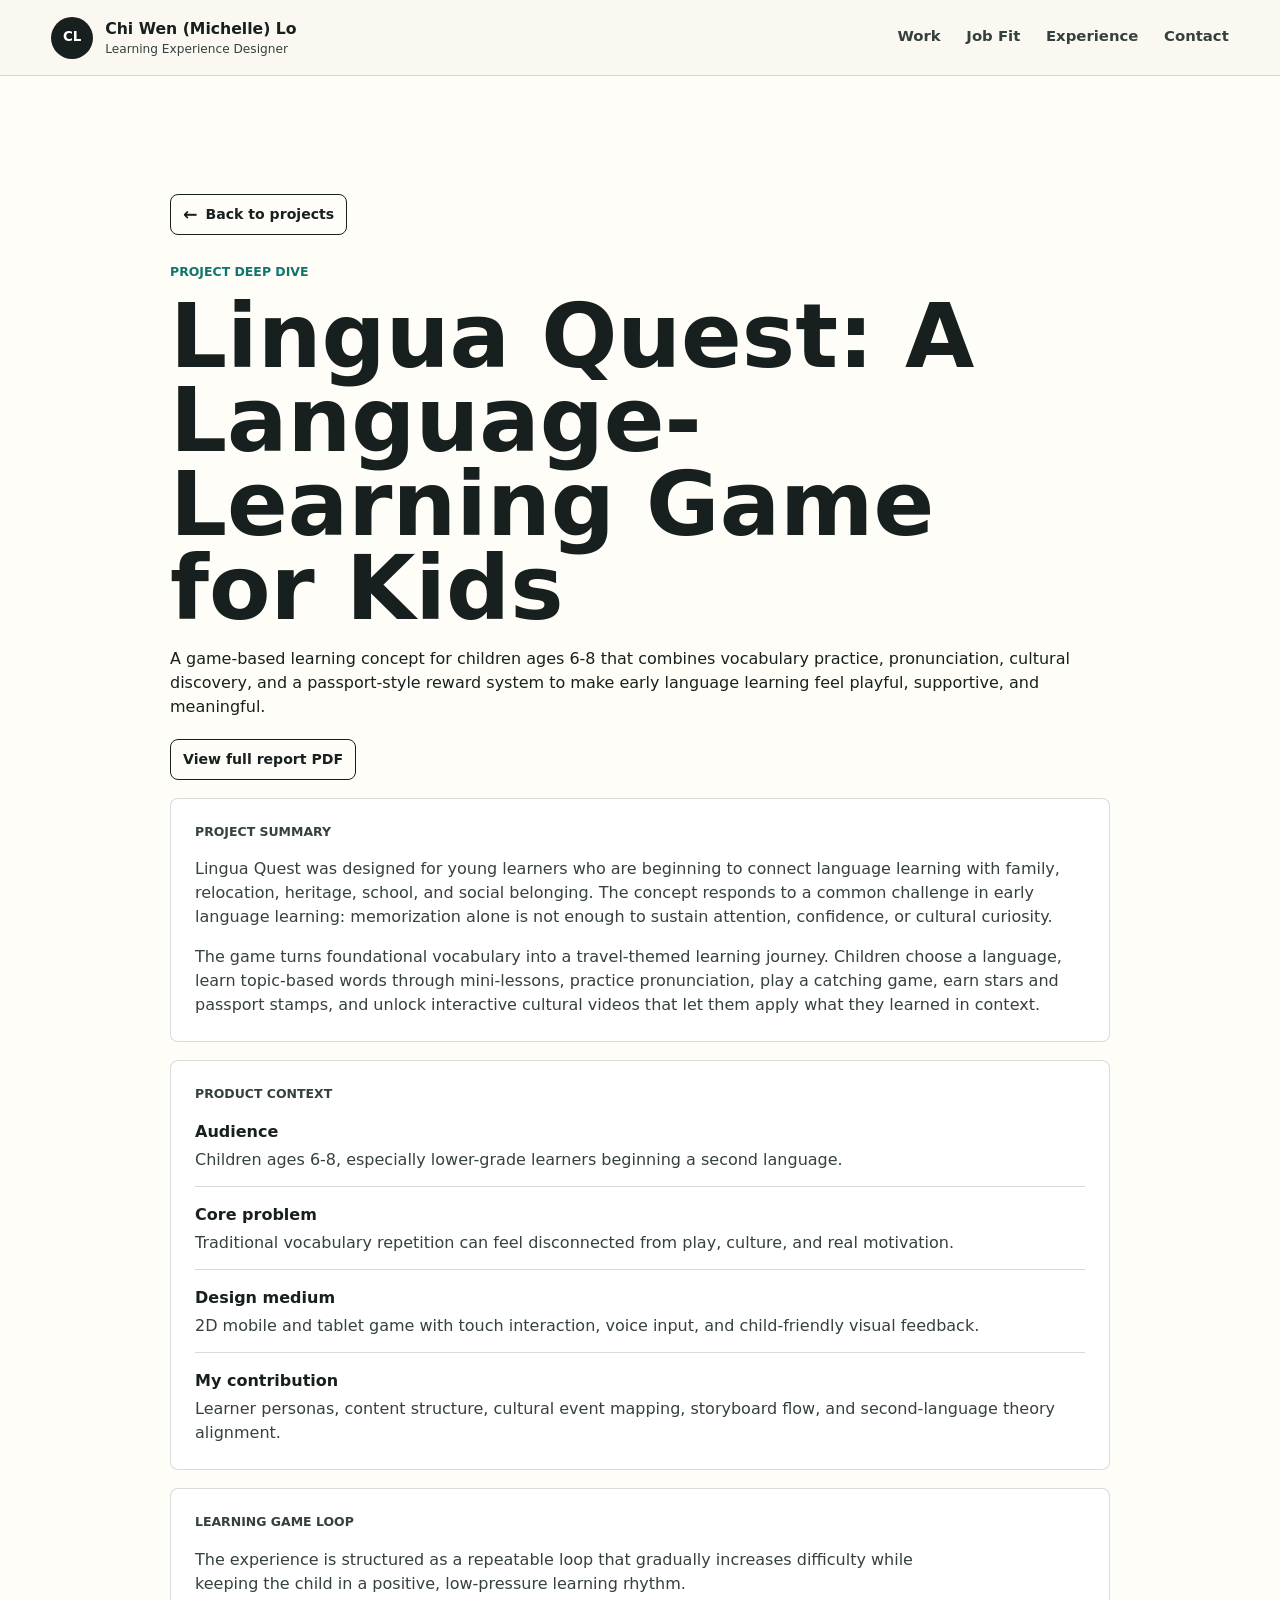
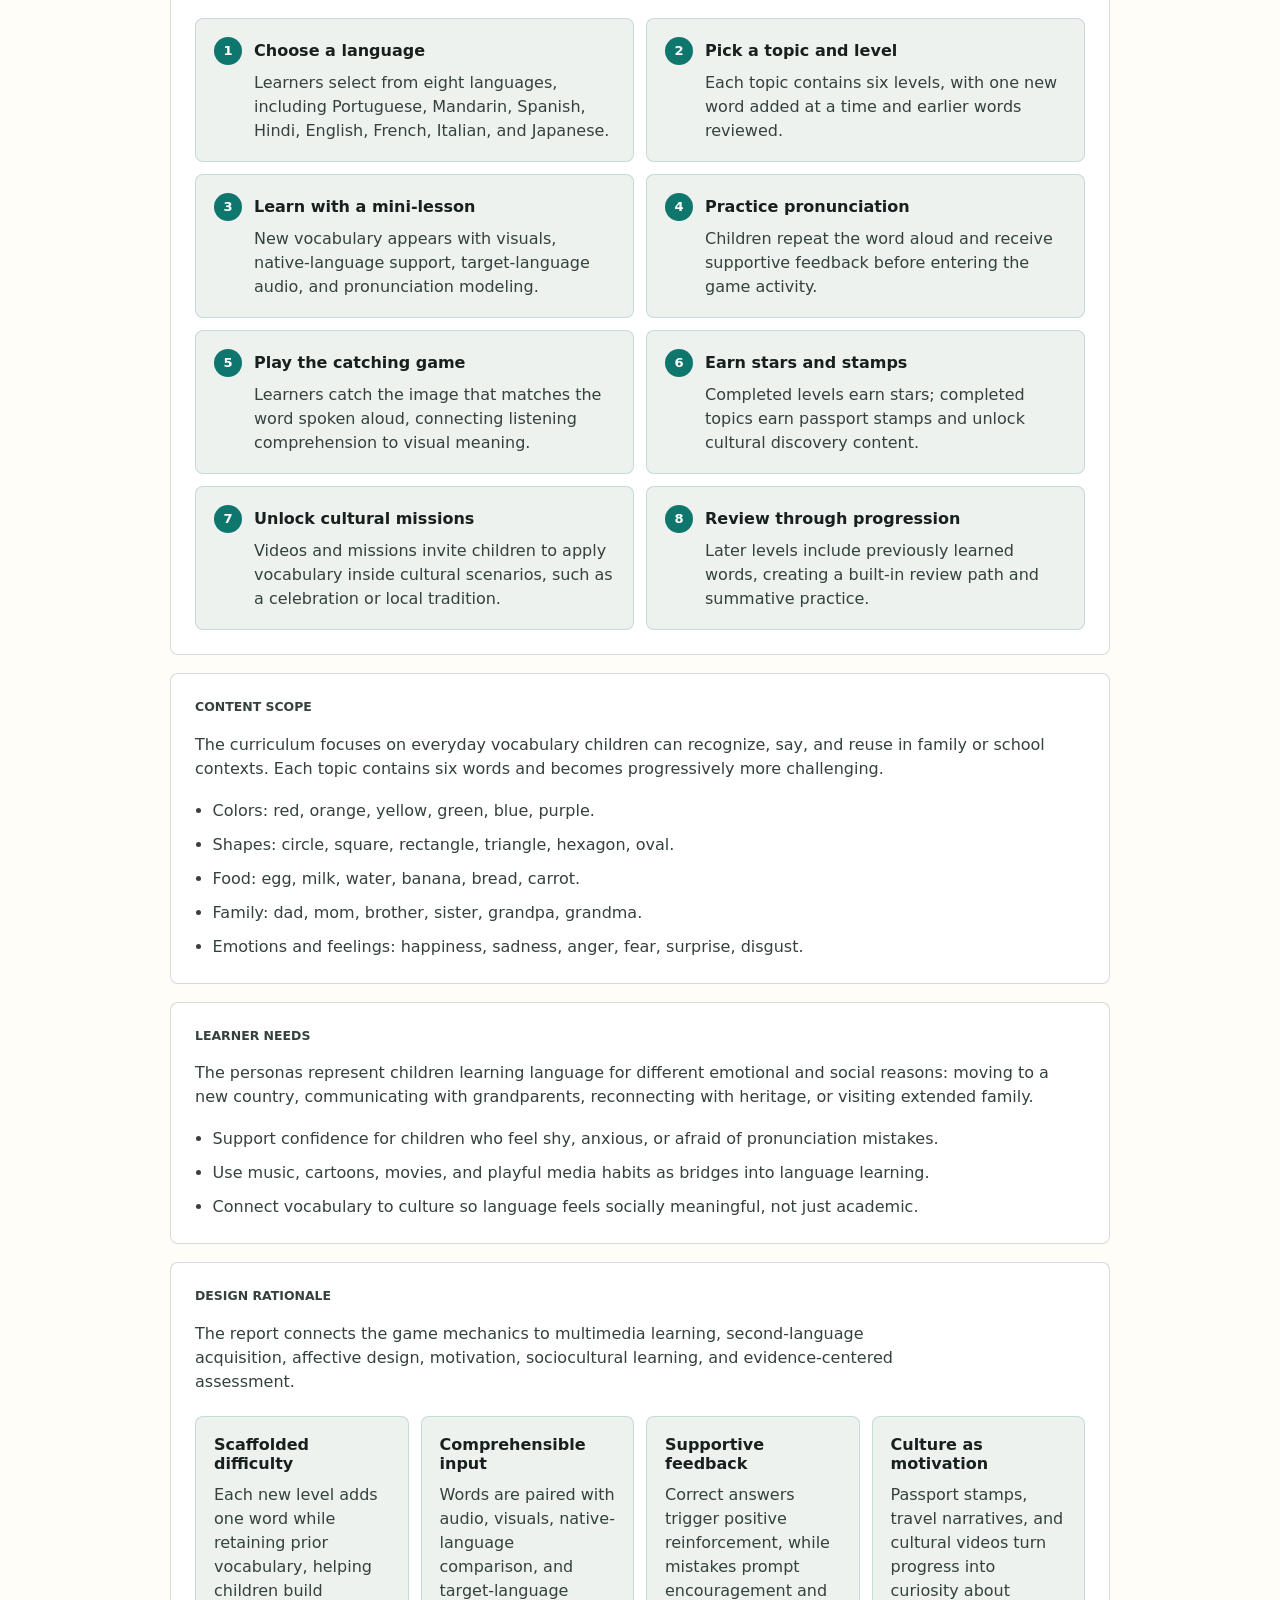
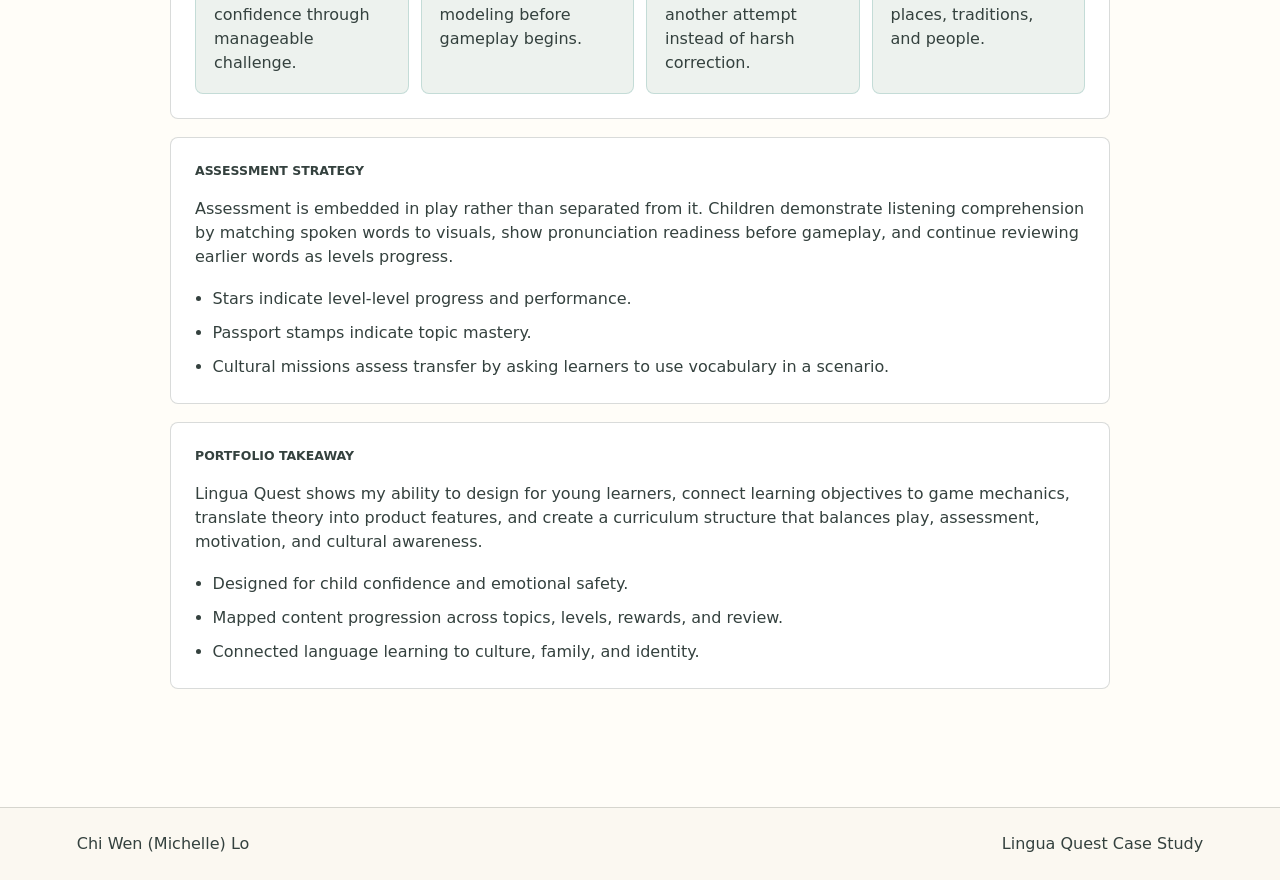
<file: lingua-quest.html>
<!doctype html>
<html lang="en">
  <head>
    <meta charset="utf-8">
    <meta name="viewport" content="width=device-width, initial-scale=1">
    <meta
      name="description"
      content="Lingua Quest case study by Chi Wen Michelle Lo: a language-learning game for children ages 6-8."
    >
    <title>Lingua Quest Case Study | Chi Wen (Michelle) Lo</title>
    <link rel="stylesheet" href="styles.css?v=44">
  </head>
  <body>
    <header class="site-header">
      <a class="brand" href="index.html#top" aria-label="Back to portfolio home">
        <span class="brand-mark">CL</span>
        <span>
          <strong>Chi Wen (Michelle) Lo</strong>
          <small>Learning Experience Designer</small>
        </span>
      </a>
      <nav class="nav-links" aria-label="Primary navigation">
        <a href="index.html#work">Work</a>
        <a href="index.html#fit">Job Fit</a>
        <a href="index.html#experience">Experience</a>
        <a href="index.html#contact">Contact</a>
      </nav>
    </header>

    <div class="edit-toolbar" aria-label="Page editing tools">
      <button class="edit-button" type="button" data-edit-toggle>Edit</button>
      <button class="edit-button ghost" type="button" data-edit-reset>Reset</button>
      <span class="edit-status" data-edit-status>Click Edit to update text</span>
    </div>

    <main>
      <section class="case-study case-study-page" id="lingua-quest-case-study" aria-labelledby="lingua-title">
        <a class="back-link" href="index.html#work">Back to projects</a>
        <div class="case-study-hero">
          <p class="section-kicker">Project deep dive</p>
          <h1 id="lingua-title">Lingua Quest: A Language-Learning Game for Kids</h1>
          <p>
            A game-based learning concept for children ages 6-8 that combines vocabulary practice, pronunciation,
            cultural discovery, and a passport-style reward system to make early language learning feel playful,
            supportive, and meaningful.
          </p>
          <div class="case-study-actions">
            <a
              class="project-link"
              href="assets/lingua-quest-report.pdf"
              target="_blank"
              rel="noreferrer"
            >
              View full report PDF
            </a>
          </div>
        </div>

        <div class="case-study-grid">
          <article class="case-panel summary-panel">
            <p class="section-kicker">Project summary</p>
            <p>
              Lingua Quest was designed for young learners who are beginning to connect language learning with family,
              relocation, heritage, school, and social belonging. The concept responds to a common challenge in early
              language learning: memorization alone is not enough to sustain attention, confidence, or cultural curiosity.
            </p>
            <p>
              The game turns foundational vocabulary into a travel-themed learning journey. Children choose a language,
              learn topic-based words through mini-lessons, practice pronunciation, play a catching game, earn stars and
              passport stamps, and unlock interactive cultural videos that let them apply what they learned in context.
            </p>
          </article>

          <aside class="case-panel">
            <p class="section-kicker">Product context</p>
            <dl class="facts-list">
              <div>
                <dt>Audience</dt>
                <dd>Children ages 6-8, especially lower-grade learners beginning a second language.</dd>
              </div>
              <div>
                <dt>Core problem</dt>
                <dd>Traditional vocabulary repetition can feel disconnected from play, culture, and real motivation.</dd>
              </div>
              <div>
                <dt>Design medium</dt>
                <dd>2D mobile and tablet game with touch interaction, voice input, and child-friendly visual feedback.</dd>
              </div>
              <div>
                <dt>My contribution</dt>
                <dd>Learner personas, content structure, cultural event mapping, storyboard flow, and second-language theory alignment.</dd>
              </div>
            </dl>
          </aside>
        </div>

        <div class="case-panel">
          <div class="case-panel-heading">
            <p class="section-kicker">Learning game loop</p>
            <p>
              The experience is structured as a repeatable loop that gradually increases difficulty while keeping the
              child in a positive, low-pressure learning rhythm.
            </p>
          </div>
          <ol class="feature-list">
            <li>
              <strong>Choose a language</strong>
              <span>Learners select from eight languages, including Portuguese, Mandarin, Spanish, Hindi, English, French, Italian, and Japanese.</span>
            </li>
            <li>
              <strong>Pick a topic and level</strong>
              <span>Each topic contains six levels, with one new word added at a time and earlier words reviewed.</span>
            </li>
            <li>
              <strong>Learn with a mini-lesson</strong>
              <span>New vocabulary appears with visuals, native-language support, target-language audio, and pronunciation modeling.</span>
            </li>
            <li>
              <strong>Practice pronunciation</strong>
              <span>Children repeat the word aloud and receive supportive feedback before entering the game activity.</span>
            </li>
            <li>
              <strong>Play the catching game</strong>
              <span>Learners catch the image that matches the word spoken aloud, connecting listening comprehension to visual meaning.</span>
            </li>
            <li>
              <strong>Earn stars and stamps</strong>
              <span>Completed levels earn stars; completed topics earn passport stamps and unlock cultural discovery content.</span>
            </li>
            <li>
              <strong>Unlock cultural missions</strong>
              <span>Videos and missions invite children to apply vocabulary inside cultural scenarios, such as a celebration or local tradition.</span>
            </li>
            <li>
              <strong>Review through progression</strong>
              <span>Later levels include previously learned words, creating a built-in review path and summative practice.</span>
            </li>
          </ol>
        </div>

        <div class="case-study-grid">
          <article class="case-panel">
            <p class="section-kicker">Content scope</p>
            <p>
              The curriculum focuses on everyday vocabulary children can recognize, say, and reuse in family or school
              contexts. Each topic contains six words and becomes progressively more challenging.
            </p>
            <ul class="insight-list">
              <li>Colors: red, orange, yellow, green, blue, purple.</li>
              <li>Shapes: circle, square, rectangle, triangle, hexagon, oval.</li>
              <li>Food: egg, milk, water, banana, bread, carrot.</li>
              <li>Family: dad, mom, brother, sister, grandpa, grandma.</li>
              <li>Emotions and feelings: happiness, sadness, anger, fear, surprise, disgust.</li>
            </ul>
          </article>

          <article class="case-panel">
            <p class="section-kicker">Learner needs</p>
            <p>
              The personas represent children learning language for different emotional and social reasons: moving to a
              new country, communicating with grandparents, reconnecting with heritage, or visiting extended family.
            </p>
            <ul class="insight-list">
              <li>Support confidence for children who feel shy, anxious, or afraid of pronunciation mistakes.</li>
              <li>Use music, cartoons, movies, and playful media habits as bridges into language learning.</li>
              <li>Connect vocabulary to culture so language feels socially meaningful, not just academic.</li>
            </ul>
          </article>
        </div>

        <div class="case-panel">
          <div class="case-panel-heading">
            <p class="section-kicker">Design rationale</p>
            <p>
              The report connects the game mechanics to multimedia learning, second-language acquisition, affective
              design, motivation, sociocultural learning, and evidence-centered assessment.
            </p>
          </div>
          <div class="principle-grid">
            <article>
              <h3>Scaffolded difficulty</h3>
              <p>Each new level adds one word while retaining prior vocabulary, helping children build confidence through manageable challenge.</p>
            </article>
            <article>
              <h3>Comprehensible input</h3>
              <p>Words are paired with audio, visuals, native-language comparison, and target-language modeling before gameplay begins.</p>
            </article>
            <article>
              <h3>Supportive feedback</h3>
              <p>Correct answers trigger positive reinforcement, while mistakes prompt encouragement and another attempt instead of harsh correction.</p>
            </article>
            <article>
              <h3>Culture as motivation</h3>
              <p>Passport stamps, travel narratives, and cultural videos turn progress into curiosity about places, traditions, and people.</p>
            </article>
          </div>
        </div>

        <div class="case-study-grid">
          <article class="case-panel">
            <p class="section-kicker">Assessment strategy</p>
            <p>
              Assessment is embedded in play rather than separated from it. Children demonstrate listening comprehension
              by matching spoken words to visuals, show pronunciation readiness before gameplay, and continue reviewing
              earlier words as levels progress.
            </p>
            <ul class="insight-list">
              <li>Stars indicate level-level progress and performance.</li>
              <li>Passport stamps indicate topic mastery.</li>
              <li>Cultural missions assess transfer by asking learners to use vocabulary in a scenario.</li>
            </ul>
          </article>

          <article class="case-panel">
            <p class="section-kicker">Portfolio takeaway</p>
            <p>
              Lingua Quest shows my ability to design for young learners, connect learning objectives to game mechanics,
              translate theory into product features, and create a curriculum structure that balances play, assessment,
              motivation, and cultural awareness.
            </p>
            <ul class="insight-list">
              <li>Designed for child confidence and emotional safety.</li>
              <li>Mapped content progression across topics, levels, rewards, and review.</li>
              <li>Connected language learning to culture, family, and identity.</li>
            </ul>
          </article>
        </div>
      </section>
    </main>

    <footer class="site-footer">
      <span>Chi Wen (Michelle) Lo</span>
      <span>Lingua Quest Case Study</span>
    </footer>

    <script src="script.js?v=15"></script>
  </body>
</html>
</file>
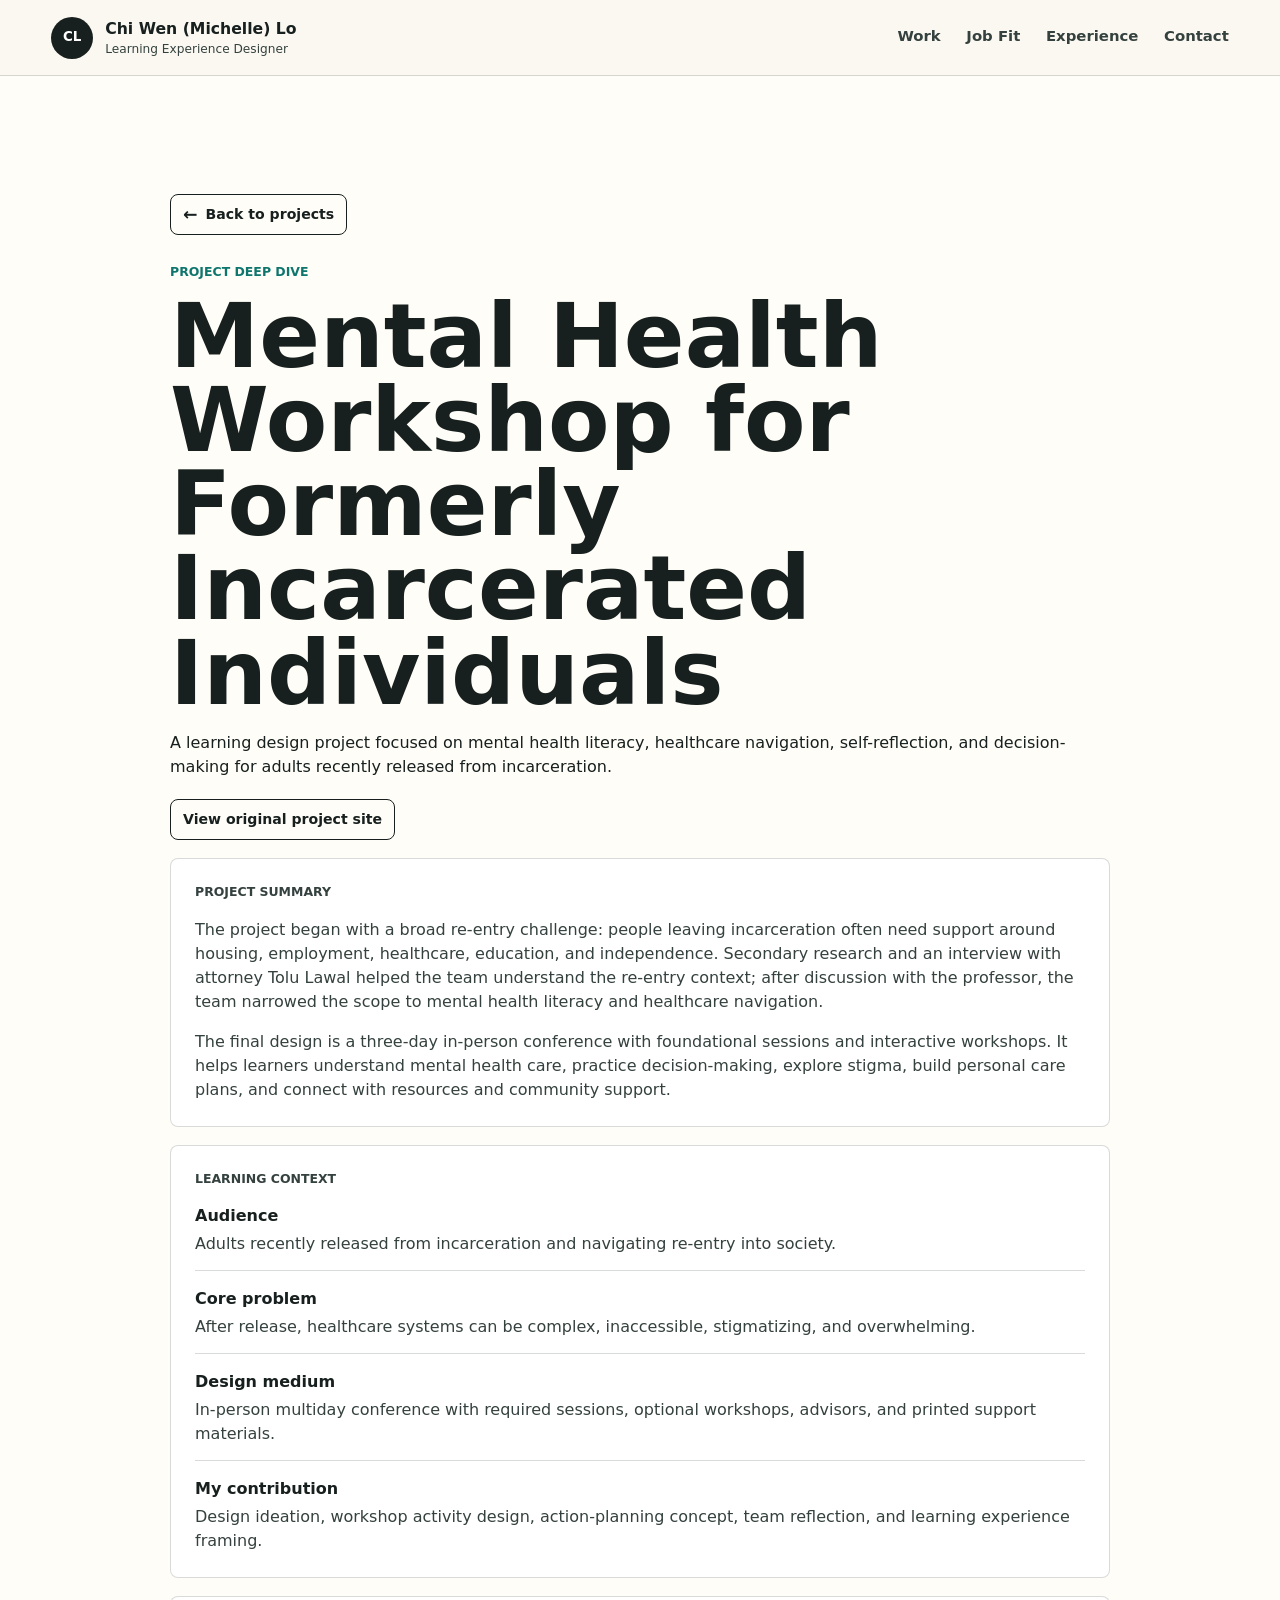
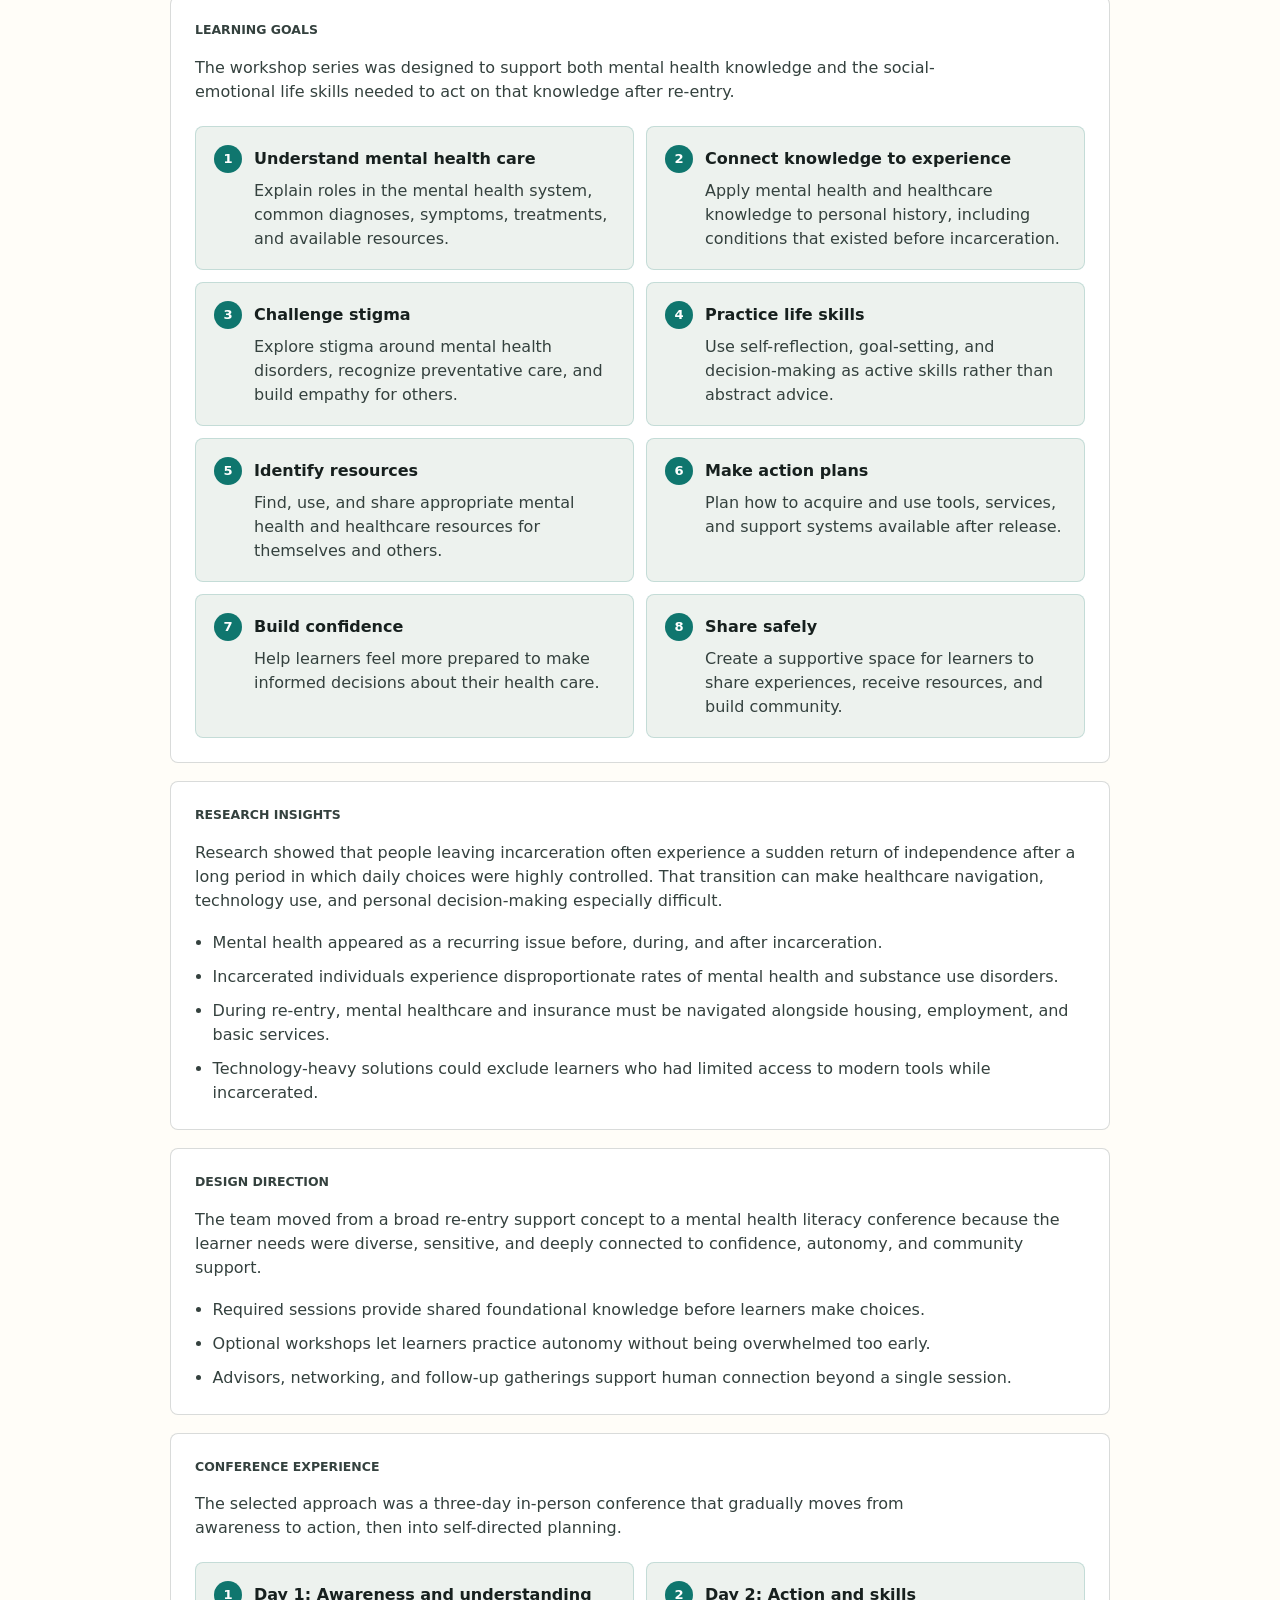
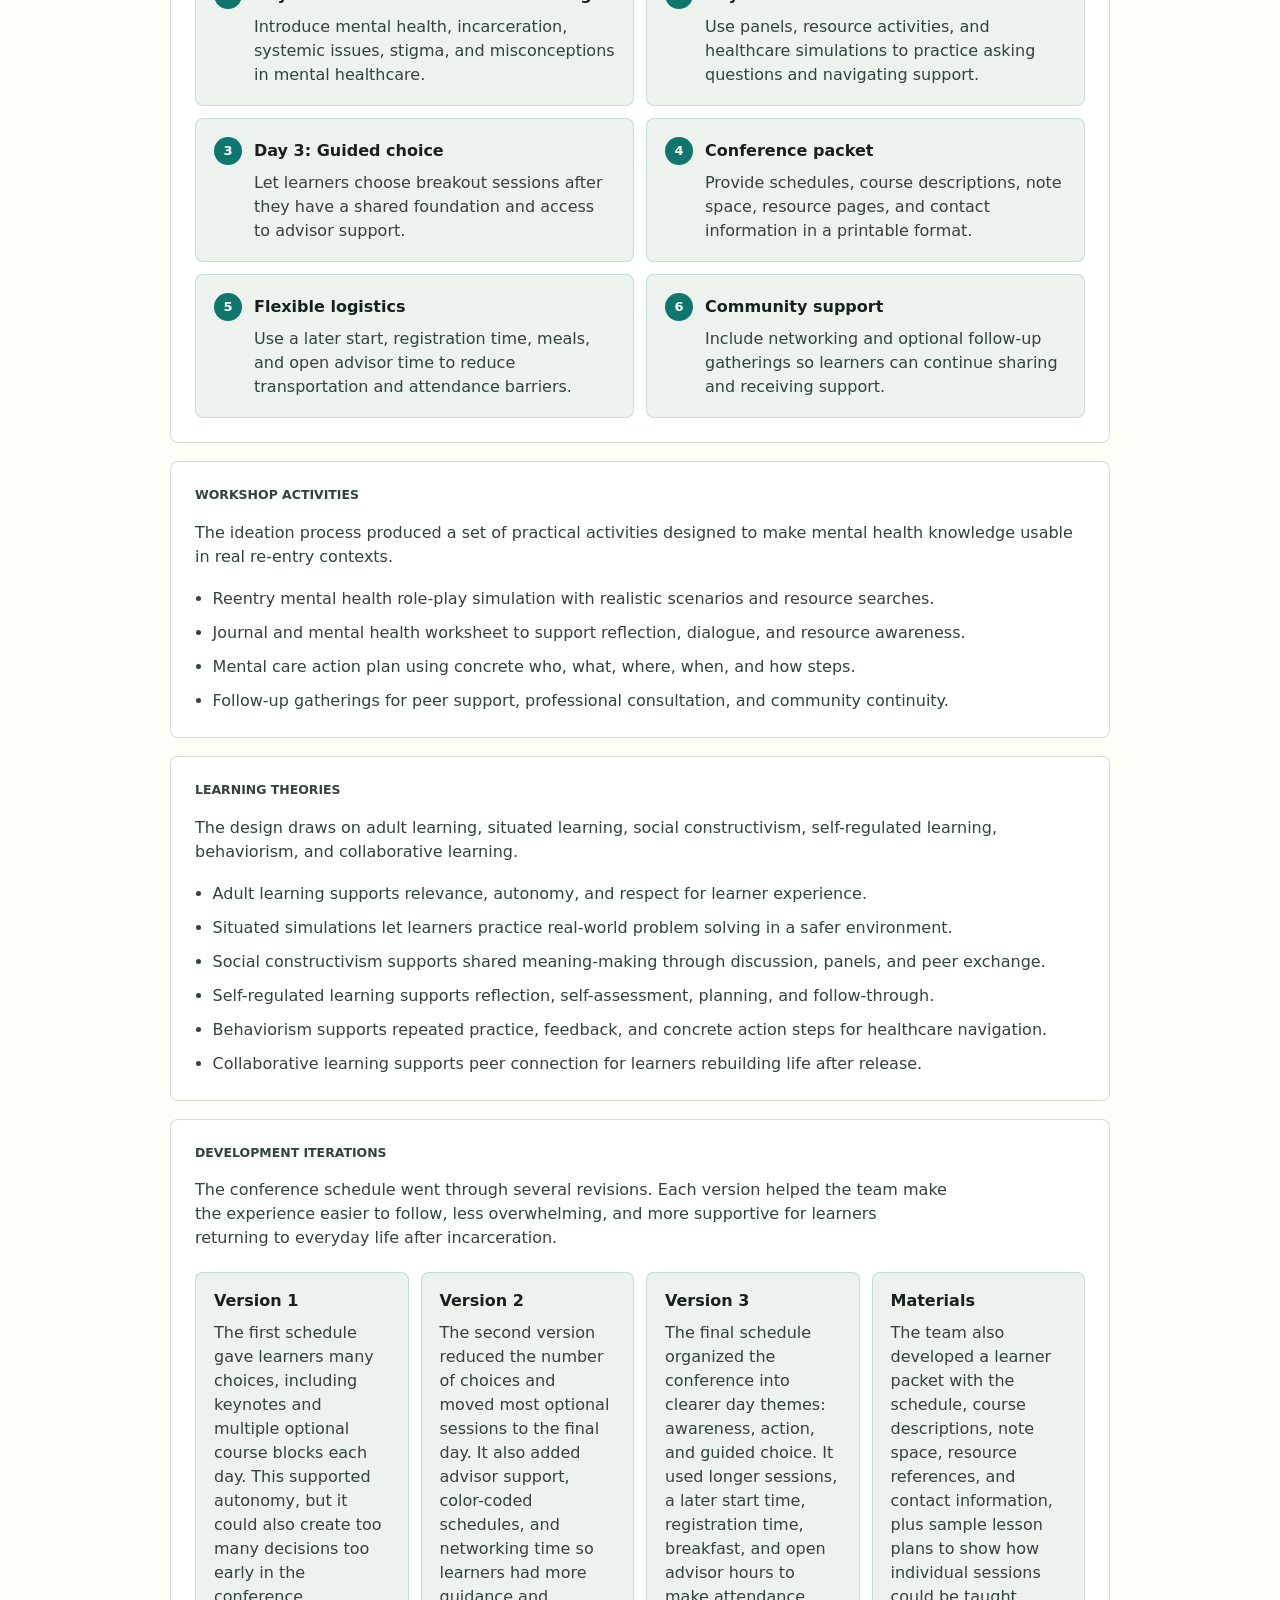
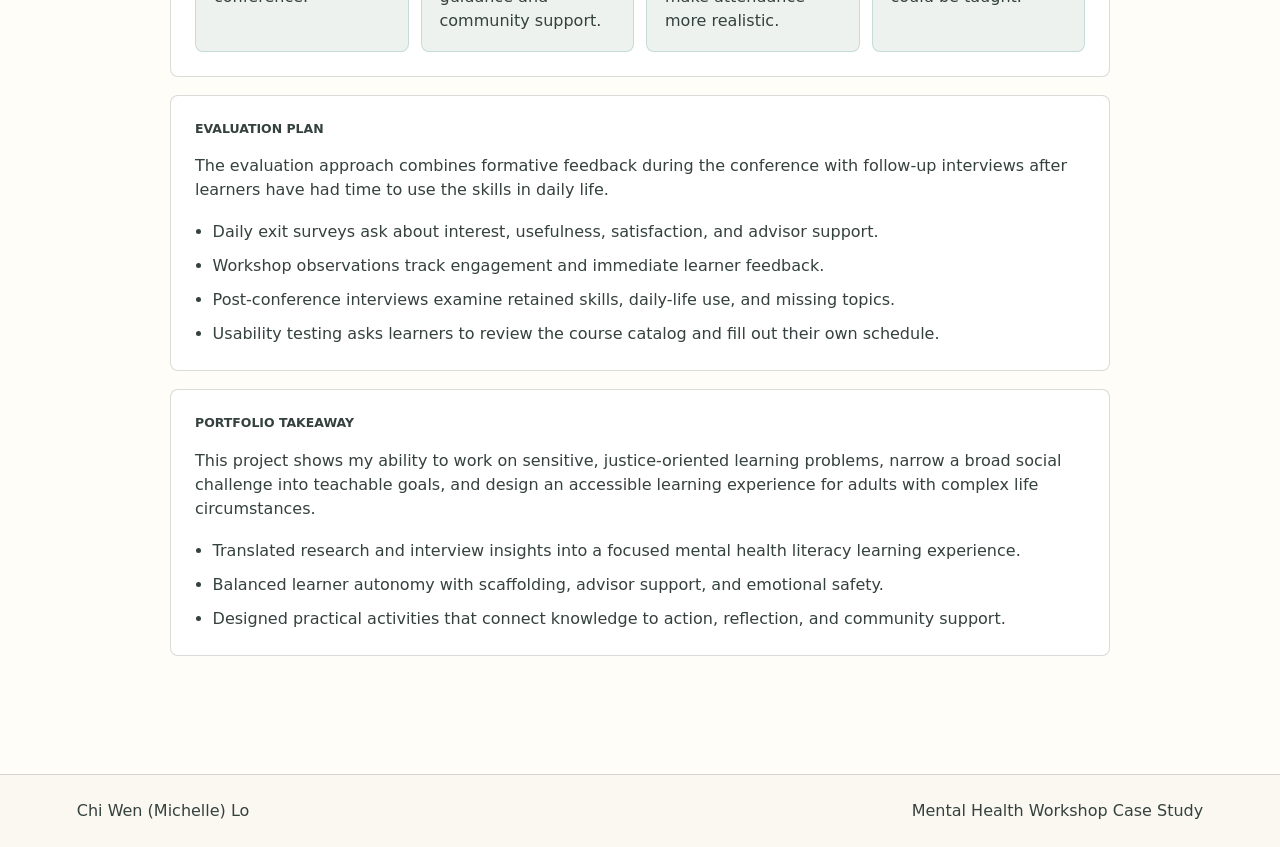
<file: mental-health-workshop.html>
<!doctype html>
<html lang="en">
  <head>
    <meta charset="utf-8">
    <meta name="viewport" content="width=device-width, initial-scale=1">
    <meta
      name="description"
      content="Mental Health Workshop case study by Chi Wen Michelle Lo: a learning design project for formerly incarcerated individuals re-entering society."
    >
    <title>Mental Health Workshop Case Study | Chi Wen (Michelle) Lo</title>
    <link rel="stylesheet" href="styles.css?v=44">
  </head>
  <body>
    <header class="site-header">
      <a class="brand" href="index.html#top" aria-label="Back to portfolio home">
        <span class="brand-mark">CL</span>
        <span>
          <strong>Chi Wen (Michelle) Lo</strong>
          <small>Learning Experience Designer</small>
        </span>
      </a>
      <nav class="nav-links" aria-label="Primary navigation">
        <a href="index.html#work">Work</a>
        <a href="index.html#fit">Job Fit</a>
        <a href="index.html#experience">Experience</a>
        <a href="index.html#contact">Contact</a>
      </nav>
    </header>

    <div class="edit-toolbar" aria-label="Page editing tools">
      <button class="edit-button" type="button" data-edit-toggle>Edit</button>
      <button class="edit-button ghost" type="button" data-edit-reset>Reset</button>
      <span class="edit-status" data-edit-status>Click Edit to update text</span>
    </div>

    <main>
      <section class="case-study case-study-page" id="mental-health-case-study" aria-labelledby="mental-title">
        <a class="back-link" href="index.html#work">Back to projects</a>
        <div class="case-study-hero">
          <p class="section-kicker">Project deep dive</p>
          <h1 id="mental-title">Mental Health Workshop for Formerly Incarcerated Individuals</h1>
          <p>
            A learning design project focused on mental health literacy, healthcare navigation, self-reflection, and
            decision-making for adults recently released from incarceration.
          </p>
          <div class="case-study-actions">
            <a
              class="project-link"
              href="https://sites.google.com/nyu.edu/opportunities-for-ii/overview"
              target="_blank"
              rel="noreferrer"
            >
              View original project site
            </a>
          </div>
        </div>

        <div class="case-study-grid">
          <article class="case-panel summary-panel">
            <p class="section-kicker">Project summary</p>
            <p>
              The project began with a broad re-entry challenge: people leaving incarceration often need support around
              housing, employment, healthcare, education, and independence. Secondary research and an interview with
              attorney Tolu Lawal helped the team understand the re-entry context; after discussion with the professor,
              the team narrowed the scope to mental health literacy and healthcare navigation.
            </p>
            <p>
              The final design is a three-day in-person conference with foundational sessions and interactive workshops.
              It helps learners understand mental health care, practice decision-making, explore stigma, build personal
              care plans, and connect with resources and community support.
            </p>
          </article>

          <aside class="case-panel">
            <p class="section-kicker">Learning context</p>
            <dl class="facts-list">
              <div>
                <dt>Audience</dt>
                <dd>Adults recently released from incarceration and navigating re-entry into society.</dd>
              </div>
              <div>
                <dt>Core problem</dt>
                <dd>After release, healthcare systems can be complex, inaccessible, stigmatizing, and overwhelming.</dd>
              </div>
              <div>
                <dt>Design medium</dt>
                <dd>In-person multiday conference with required sessions, optional workshops, advisors, and printed support materials.</dd>
              </div>
              <div>
                <dt>My contribution</dt>
                <dd>Design ideation, workshop activity design, action-planning concept, team reflection, and learning experience framing.</dd>
              </div>
            </dl>
          </aside>
        </div>

        <div class="case-panel">
          <div class="case-panel-heading">
            <p class="section-kicker">Learning goals</p>
            <p>
              The workshop series was designed to support both mental health knowledge and the social-emotional life
              skills needed to act on that knowledge after re-entry.
            </p>
          </div>
          <ol class="feature-list">
            <li>
              <strong>Understand mental health care</strong>
              <span>Explain roles in the mental health system, common diagnoses, symptoms, treatments, and available resources.</span>
            </li>
            <li>
              <strong>Connect knowledge to experience</strong>
              <span>Apply mental health and healthcare knowledge to personal history, including conditions that existed before incarceration.</span>
            </li>
            <li>
              <strong>Challenge stigma</strong>
              <span>Explore stigma around mental health disorders, recognize preventative care, and build empathy for others.</span>
            </li>
            <li>
              <strong>Practice life skills</strong>
              <span>Use self-reflection, goal-setting, and decision-making as active skills rather than abstract advice.</span>
            </li>
            <li>
              <strong>Identify resources</strong>
              <span>Find, use, and share appropriate mental health and healthcare resources for themselves and others.</span>
            </li>
            <li>
              <strong>Make action plans</strong>
              <span>Plan how to acquire and use tools, services, and support systems available after release.</span>
            </li>
            <li>
              <strong>Build confidence</strong>
              <span>Help learners feel more prepared to make informed decisions about their health care.</span>
            </li>
            <li>
              <strong>Share safely</strong>
              <span>Create a supportive space for learners to share experiences, receive resources, and build community.</span>
            </li>
          </ol>
        </div>

        <div class="case-study-grid">
          <article class="case-panel">
            <p class="section-kicker">Research insights</p>
            <p>
              Research showed that people leaving incarceration often experience a sudden return of independence after a
              long period in which daily choices were highly controlled. That transition can make healthcare navigation,
              technology use, and personal decision-making especially difficult.
            </p>
            <ul class="insight-list">
              <li>Mental health appeared as a recurring issue before, during, and after incarceration.</li>
              <li>Incarcerated individuals experience disproportionate rates of mental health and substance use disorders.</li>
              <li>During re-entry, mental healthcare and insurance must be navigated alongside housing, employment, and basic services.</li>
              <li>Technology-heavy solutions could exclude learners who had limited access to modern tools while incarcerated.</li>
            </ul>
          </article>

          <article class="case-panel">
            <p class="section-kicker">Design direction</p>
            <p>
              The team moved from a broad re-entry support concept to a mental health literacy conference because the
              learner needs were diverse, sensitive, and deeply connected to confidence, autonomy, and community support.
            </p>
            <ul class="insight-list">
              <li>Required sessions provide shared foundational knowledge before learners make choices.</li>
              <li>Optional workshops let learners practice autonomy without being overwhelmed too early.</li>
              <li>Advisors, networking, and follow-up gatherings support human connection beyond a single session.</li>
            </ul>
          </article>
        </div>

        <div class="case-panel">
          <div class="case-panel-heading">
            <p class="section-kicker">Conference experience</p>
            <p>
              The selected approach was a three-day in-person conference that gradually moves from awareness to action,
              then into self-directed planning.
            </p>
          </div>
          <ol class="feature-list">
            <li>
              <strong>Day 1: Awareness and understanding</strong>
              <span>Introduce mental health, incarceration, systemic issues, stigma, and misconceptions in mental healthcare.</span>
            </li>
            <li>
              <strong>Day 2: Action and skills</strong>
              <span>Use panels, resource activities, and healthcare simulations to practice asking questions and navigating support.</span>
            </li>
            <li>
              <strong>Day 3: Guided choice</strong>
              <span>Let learners choose breakout sessions after they have a shared foundation and access to advisor support.</span>
            </li>
            <li>
              <strong>Conference packet</strong>
              <span>Provide schedules, course descriptions, note space, resource pages, and contact information in a printable format.</span>
            </li>
            <li>
              <strong>Flexible logistics</strong>
              <span>Use a later start, registration time, meals, and open advisor time to reduce transportation and attendance barriers.</span>
            </li>
            <li>
              <strong>Community support</strong>
              <span>Include networking and optional follow-up gatherings so learners can continue sharing and receiving support.</span>
            </li>
          </ol>
        </div>

        <div class="case-study-grid">
          <article class="case-panel">
            <p class="section-kicker">Workshop activities</p>
            <p>
              The ideation process produced a set of practical activities designed to make mental health knowledge
              usable in real re-entry contexts.
            </p>
            <ul class="insight-list">
              <li>Reentry mental health role-play simulation with realistic scenarios and resource searches.</li>
              <li>Journal and mental health worksheet to support reflection, dialogue, and resource awareness.</li>
              <li>Mental care action plan using concrete who, what, where, when, and how steps.</li>
              <li>Follow-up gatherings for peer support, professional consultation, and community continuity.</li>
            </ul>
          </article>

          <article class="case-panel">
            <p class="section-kicker">Learning theories</p>
            <p>
              The design draws on adult learning, situated learning, social constructivism, self-regulated learning,
              behaviorism, and collaborative learning.
            </p>
            <ul class="insight-list">
              <li>Adult learning supports relevance, autonomy, and respect for learner experience.</li>
              <li>Situated simulations let learners practice real-world problem solving in a safer environment.</li>
              <li>Social constructivism supports shared meaning-making through discussion, panels, and peer exchange.</li>
              <li>Self-regulated learning supports reflection, self-assessment, planning, and follow-through.</li>
              <li>Behaviorism supports repeated practice, feedback, and concrete action steps for healthcare navigation.</li>
              <li>Collaborative learning supports peer connection for learners rebuilding life after release.</li>
            </ul>
          </article>
        </div>

        <div class="case-panel">
          <div class="case-panel-heading">
            <p class="section-kicker">Development iterations</p>
            <p>
              The conference schedule went through several revisions. Each version helped the team make the experience
              easier to follow, less overwhelming, and more supportive for learners returning to everyday life after
              incarceration.
            </p>
          </div>
          <div class="principle-grid">
            <article>
              <h3>Version 1</h3>
              <p>The first schedule gave learners many choices, including keynotes and multiple optional course blocks each day. This supported autonomy, but it could also create too many decisions too early in the conference.</p>
            </article>
            <article>
              <h3>Version 2</h3>
              <p>The second version reduced the number of choices and moved most optional sessions to the final day. It also added advisor support, color-coded schedules, and networking time so learners had more guidance and community support.</p>
            </article>
            <article>
              <h3>Version 3</h3>
              <p>The final schedule organized the conference into clearer day themes: awareness, action, and guided choice. It used longer sessions, a later start time, registration time, breakfast, and open advisor hours to make attendance more realistic.</p>
            </article>
            <article>
              <h3>Materials</h3>
              <p>The team also developed a learner packet with the schedule, course descriptions, note space, resource references, and contact information, plus sample lesson plans to show how individual sessions could be taught.</p>
            </article>
          </div>
        </div>

        <div class="case-study-grid">
          <article class="case-panel">
            <p class="section-kicker">Evaluation plan</p>
            <p>
              The evaluation approach combines formative feedback during the conference with follow-up interviews after
              learners have had time to use the skills in daily life.
            </p>
            <ul class="insight-list">
              <li>Daily exit surveys ask about interest, usefulness, satisfaction, and advisor support.</li>
              <li>Workshop observations track engagement and immediate learner feedback.</li>
              <li>Post-conference interviews examine retained skills, daily-life use, and missing topics.</li>
              <li>Usability testing asks learners to review the course catalog and fill out their own schedule.</li>
            </ul>
          </article>

          <article class="case-panel">
            <p class="section-kicker">Portfolio takeaway</p>
            <p>
              This project shows my ability to work on sensitive, justice-oriented learning problems, narrow a broad
              social challenge into teachable goals, and design an accessible learning experience for adults with complex
              life circumstances.
            </p>
            <ul class="insight-list">
              <li>Translated research and interview insights into a focused mental health literacy learning experience.</li>
              <li>Balanced learner autonomy with scaffolding, advisor support, and emotional safety.</li>
              <li>Designed practical activities that connect knowledge to action, reflection, and community support.</li>
            </ul>
          </article>
        </div>
      </section>
    </main>

    <footer class="site-footer">
      <span>Chi Wen (Michelle) Lo</span>
      <span>Mental Health Workshop Case Study</span>
    </footer>

    <script src="script.js?v=15"></script>
  </body>
</html>
</file>
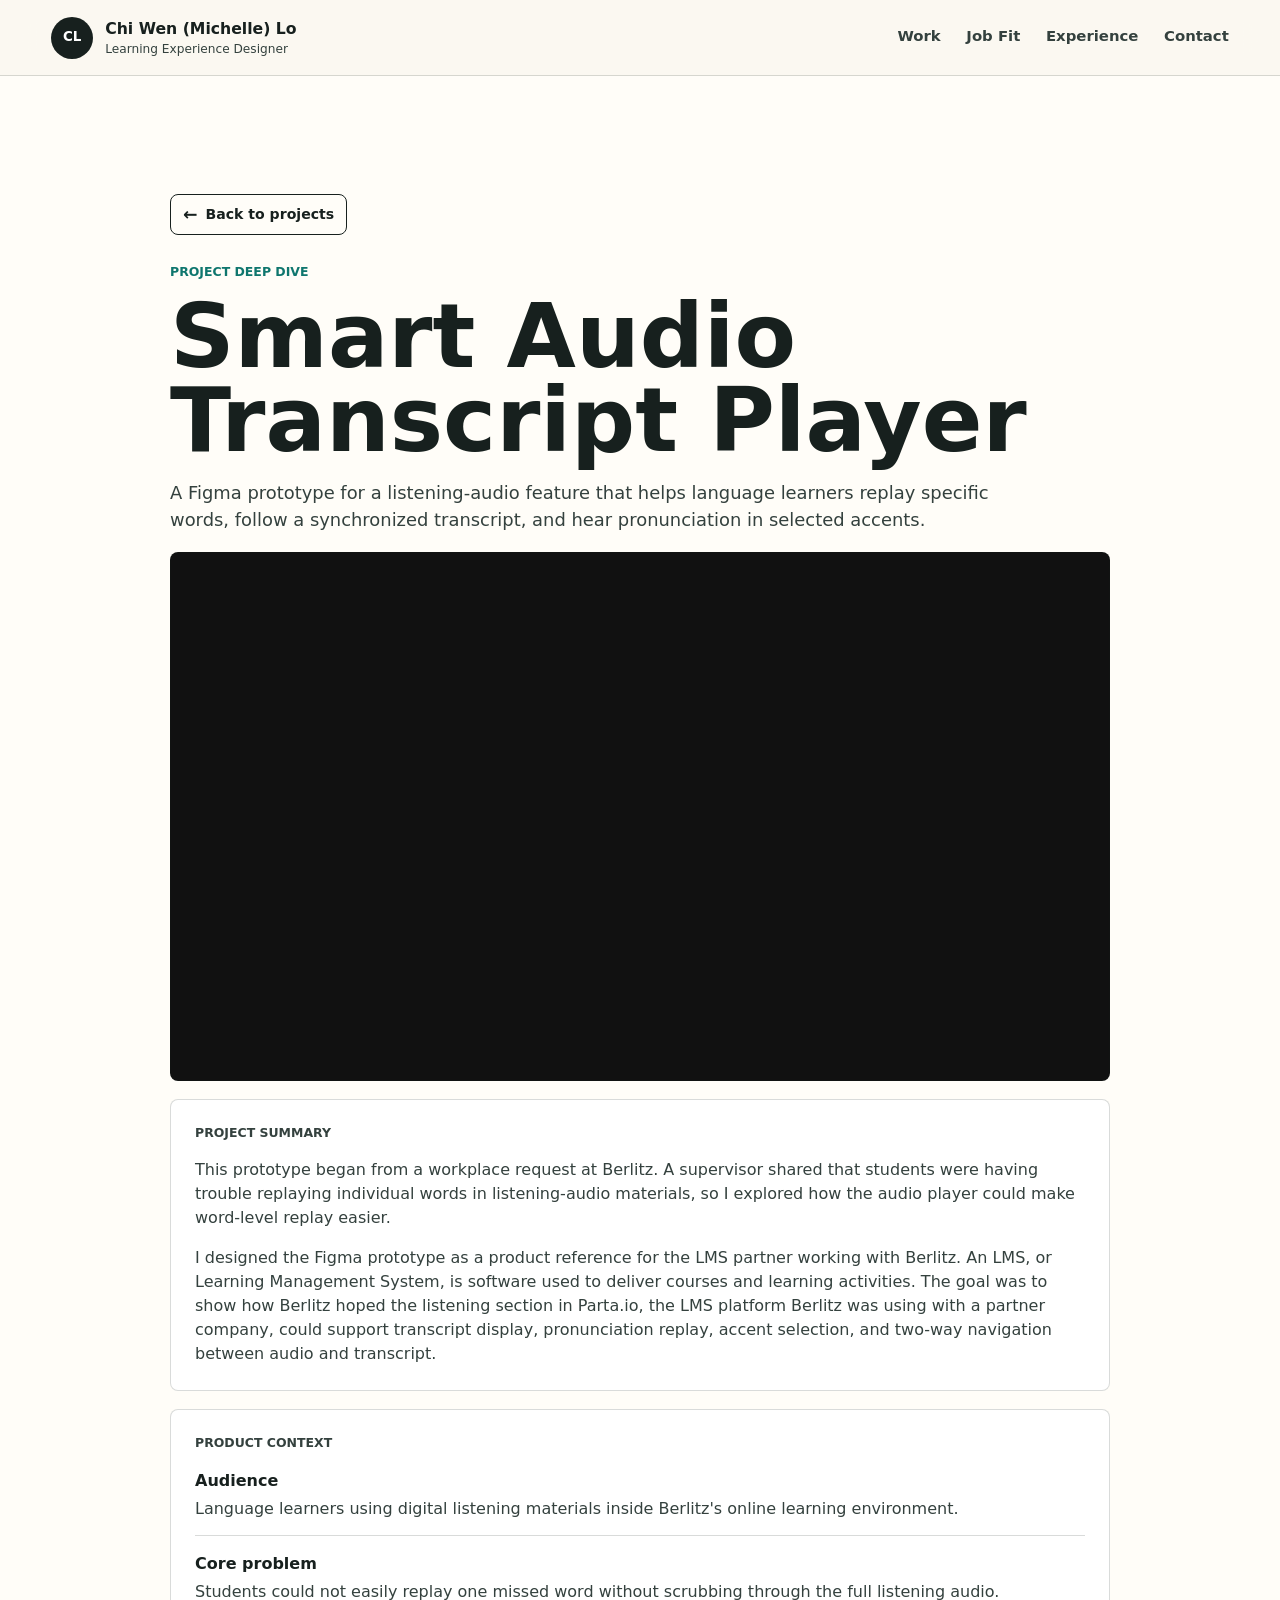
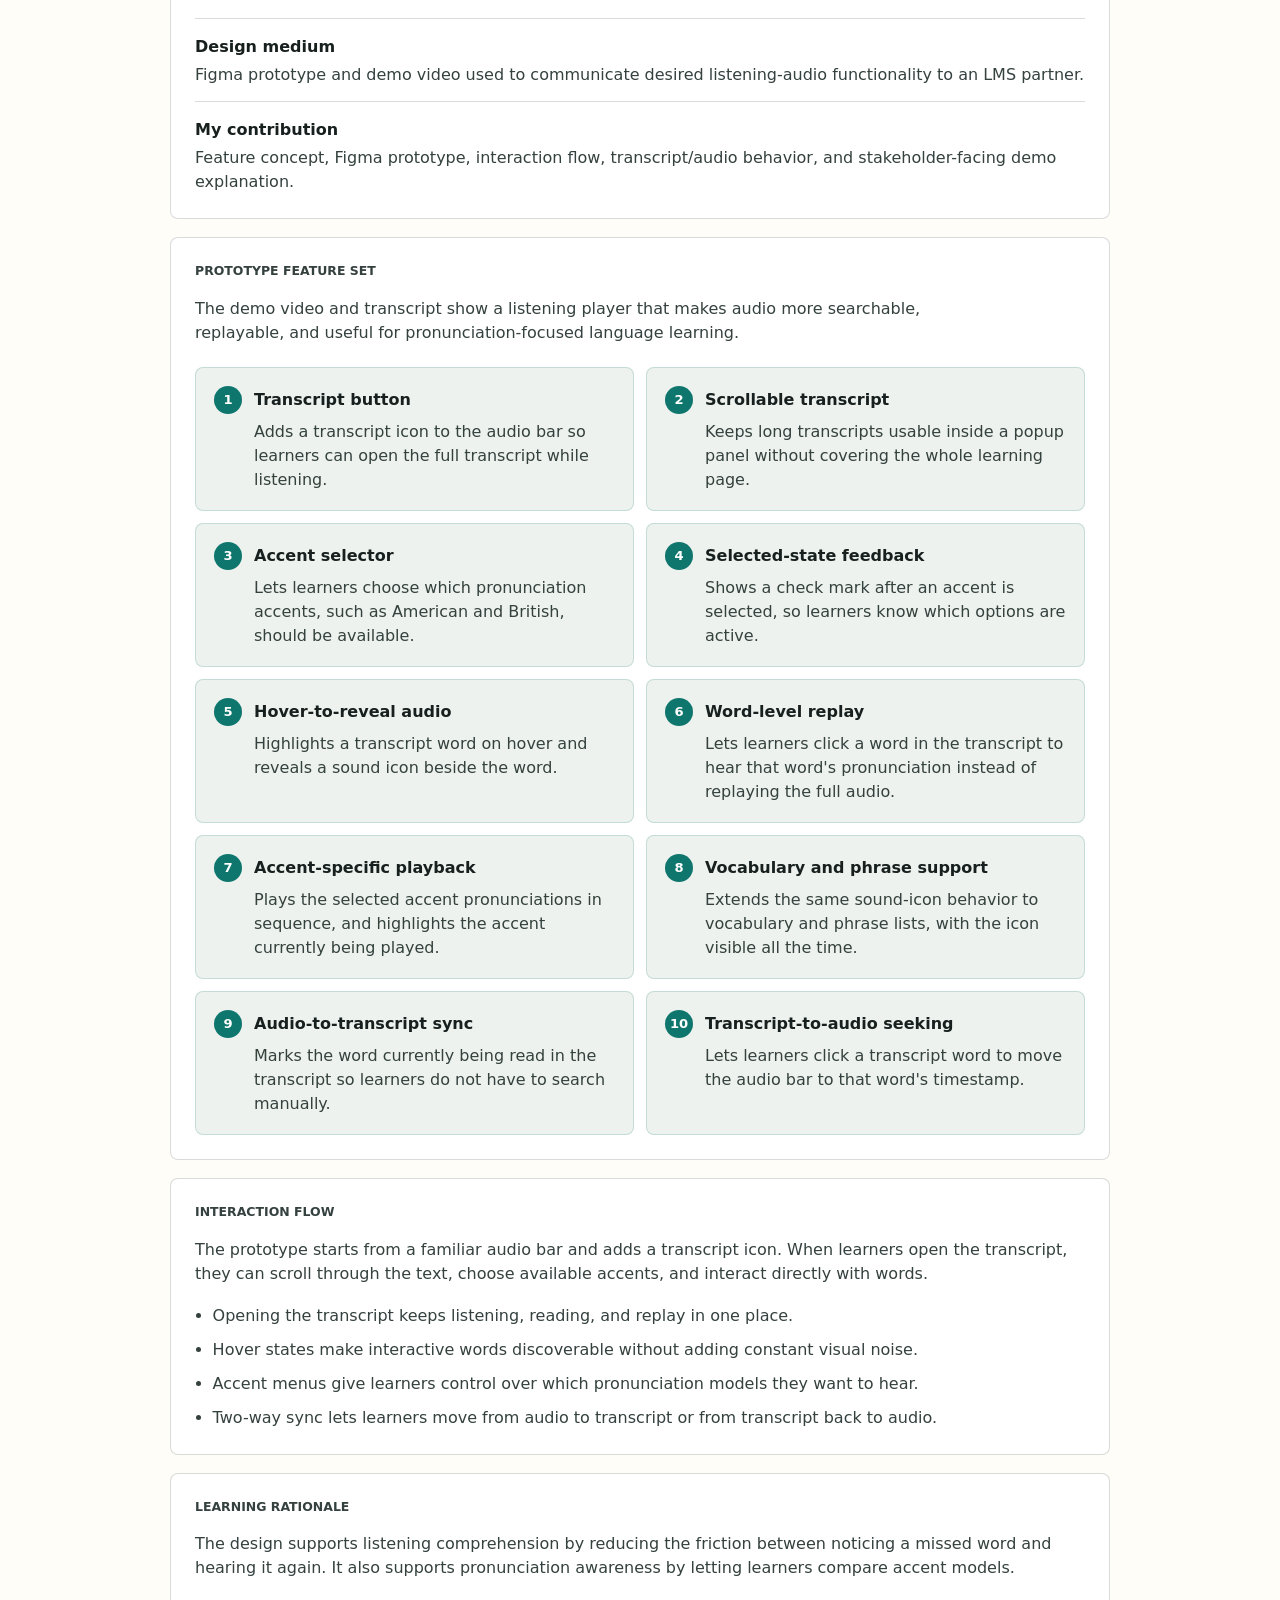
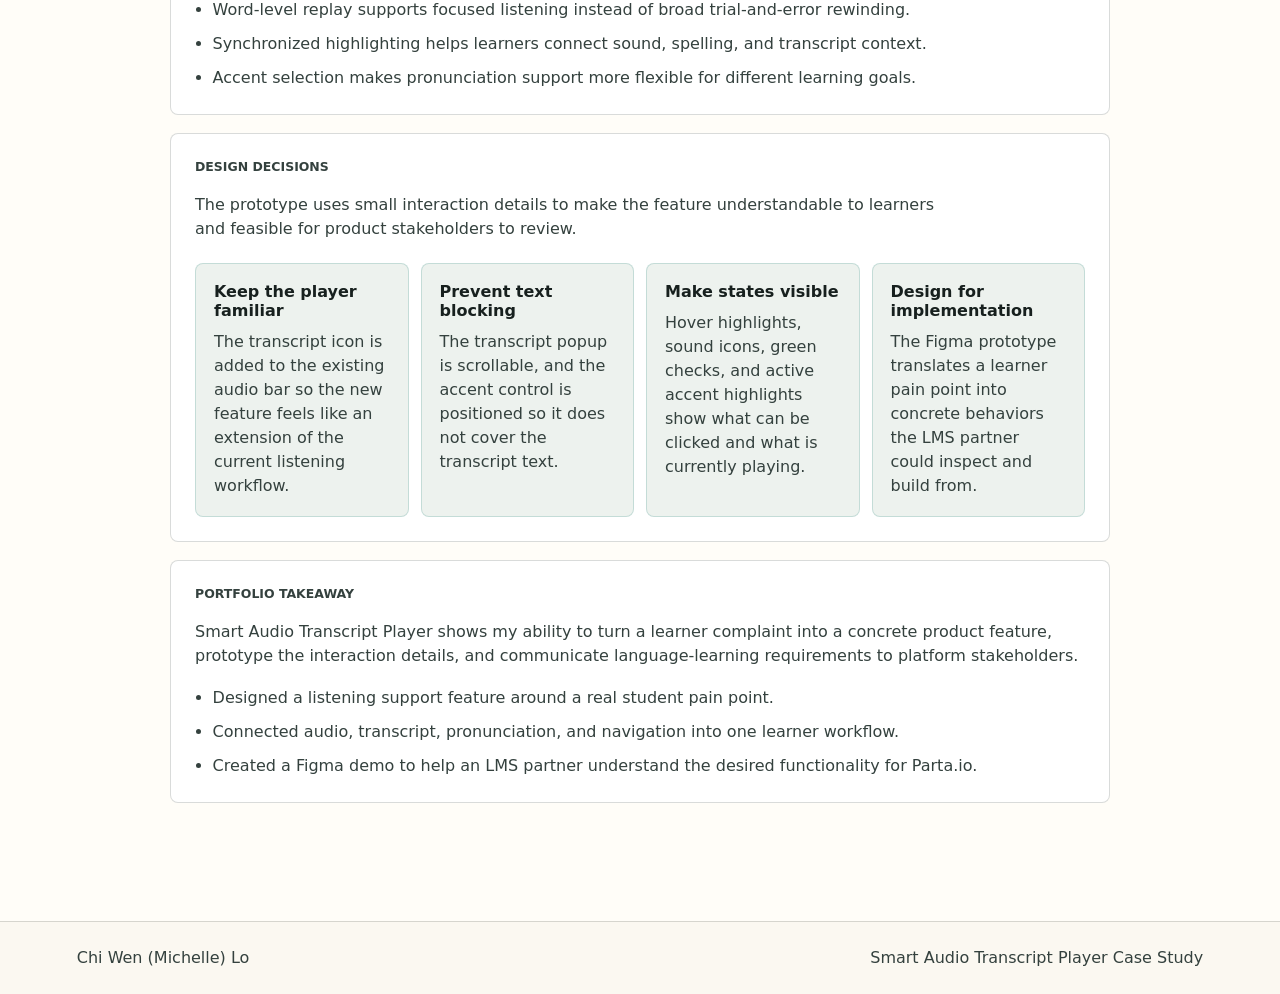
<file: smart-audio-transcript-player.html>
<!doctype html>
<html lang="en">
  <head>
    <meta charset="utf-8">
    <meta name="viewport" content="width=device-width, initial-scale=1">
    <meta
      name="description"
      content="Smart Audio Transcript Player case study by Chi Wen Michelle Lo: a Figma prototype for replayable listening audio, transcript navigation, and accent-aware pronunciation support."
    >
    <title>Smart Audio Transcript Player Case Study | Chi Wen (Michelle) Lo</title>
    <link rel="stylesheet" href="styles.css?v=44">
  </head>
  <body>
    <header class="site-header">
      <a class="brand" href="index.html#top" aria-label="Back to portfolio home">
        <span class="brand-mark">CL</span>
        <span>
          <strong>Chi Wen (Michelle) Lo</strong>
          <small>Learning Experience Designer</small>
        </span>
      </a>
      <nav class="nav-links" aria-label="Primary navigation">
        <a href="index.html#work">Work</a>
        <a href="index.html#fit">Job Fit</a>
        <a href="index.html#experience">Experience</a>
        <a href="index.html#contact">Contact</a>
      </nav>
    </header>

    <div class="edit-toolbar" aria-label="Page editing tools">
      <button class="edit-button" type="button" data-edit-toggle>Edit</button>
      <button class="edit-button ghost" type="button" data-edit-reset>Reset</button>
      <span class="edit-status" data-edit-status>Click Edit to update text</span>
    </div>

    <main>
      <section class="case-study case-study-page" id="smart-audio-case-study" aria-labelledby="smart-audio-title">
        <a class="back-link" href="index.html#work">Back to projects</a>
        <div class="case-study-hero">
          <p class="section-kicker">Project deep dive</p>
          <h1 id="smart-audio-title">Smart Audio Transcript Player</h1>
          <p>
            A Figma prototype for a listening-audio feature that helps language learners replay specific words, follow a
            synchronized transcript, and hear pronunciation in selected accents.
          </p>
        </div>

        <div class="video-panel" aria-label="Smart Audio Transcript Player demo video">
          <iframe
            src="https://www.youtube.com/embed/US7o_-IS5sc"
            title="Smart Audio Transcript Player demo"
            allow="accelerometer; autoplay; clipboard-write; encrypted-media; gyroscope; picture-in-picture; web-share"
            allowfullscreen
          ></iframe>
        </div>

        <div class="case-study-grid">
          <article class="case-panel summary-panel">
            <p class="section-kicker">Project summary</p>
            <p>
              This prototype began from a workplace request at Berlitz. A supervisor shared that students were having
              trouble replaying individual words in listening-audio materials, so I explored how the audio player could
              make word-level replay easier.
            </p>
            <p>
              I designed the Figma prototype as a product reference for the LMS partner working with Berlitz. An LMS,
              or Learning Management System, is software used to deliver courses and learning activities. The goal was
              to show how Berlitz hoped the listening section in Parta.io, the LMS platform Berlitz was using with a
              partner company, could support transcript display, pronunciation replay, accent selection, and two-way
              navigation between audio and transcript.
            </p>
          </article>

          <aside class="case-panel">
            <p class="section-kicker">Product context</p>
            <dl class="facts-list">
              <div>
                <dt>Audience</dt>
                <dd>Language learners using digital listening materials inside Berlitz's online learning environment.</dd>
              </div>
              <div>
                <dt>Core problem</dt>
                <dd>Students could not easily replay one missed word without scrubbing through the full listening audio.</dd>
              </div>
              <div>
                <dt>Design medium</dt>
                <dd>Figma prototype and demo video used to communicate desired listening-audio functionality to an LMS partner.</dd>
              </div>
              <div>
                <dt>My contribution</dt>
                <dd>Feature concept, Figma prototype, interaction flow, transcript/audio behavior, and stakeholder-facing demo explanation.</dd>
              </div>
            </dl>
          </aside>
        </div>

        <div class="case-panel">
          <div class="case-panel-heading">
            <p class="section-kicker">Prototype feature set</p>
            <p>
              The demo video and transcript show a listening player that makes audio more searchable, replayable, and
              useful for pronunciation-focused language learning.
            </p>
          </div>
          <ol class="feature-list">
            <li>
              <strong>Transcript button</strong>
              <span>Adds a transcript icon to the audio bar so learners can open the full transcript while listening.</span>
            </li>
            <li>
              <strong>Scrollable transcript</strong>
              <span>Keeps long transcripts usable inside a popup panel without covering the whole learning page.</span>
            </li>
            <li>
              <strong>Accent selector</strong>
              <span>Lets learners choose which pronunciation accents, such as American and British, should be available.</span>
            </li>
            <li>
              <strong>Selected-state feedback</strong>
              <span>Shows a check mark after an accent is selected, so learners know which options are active.</span>
            </li>
            <li>
              <strong>Hover-to-reveal audio</strong>
              <span>Highlights a transcript word on hover and reveals a sound icon beside the word.</span>
            </li>
            <li>
              <strong>Word-level replay</strong>
              <span>Lets learners click a word in the transcript to hear that word's pronunciation instead of replaying the full audio.</span>
            </li>
            <li>
              <strong>Accent-specific playback</strong>
              <span>Plays the selected accent pronunciations in sequence, and highlights the accent currently being played.</span>
            </li>
            <li>
              <strong>Vocabulary and phrase support</strong>
              <span>Extends the same sound-icon behavior to vocabulary and phrase lists, with the icon visible all the time.</span>
            </li>
            <li>
              <strong>Audio-to-transcript sync</strong>
              <span>Marks the word currently being read in the transcript so learners do not have to search manually.</span>
            </li>
            <li>
              <strong>Transcript-to-audio seeking</strong>
              <span>Lets learners click a transcript word to move the audio bar to that word's timestamp.</span>
            </li>
          </ol>
        </div>

        <div class="case-study-grid">
          <article class="case-panel">
            <p class="section-kicker">Interaction flow</p>
            <p>
              The prototype starts from a familiar audio bar and adds a transcript icon. When learners open the
              transcript, they can scroll through the text, choose available accents, and interact directly with words.
            </p>
            <ul class="insight-list">
              <li>Opening the transcript keeps listening, reading, and replay in one place.</li>
              <li>Hover states make interactive words discoverable without adding constant visual noise.</li>
              <li>Accent menus give learners control over which pronunciation models they want to hear.</li>
              <li>Two-way sync lets learners move from audio to transcript or from transcript back to audio.</li>
            </ul>
          </article>

          <article class="case-panel">
            <p class="section-kicker">Learning rationale</p>
            <p>
              The design supports listening comprehension by reducing the friction between noticing a missed word and
              hearing it again. It also supports pronunciation awareness by letting learners compare accent models.
            </p>
            <ul class="insight-list">
              <li>Word-level replay supports focused listening instead of broad trial-and-error rewinding.</li>
              <li>Synchronized highlighting helps learners connect sound, spelling, and transcript context.</li>
              <li>Accent selection makes pronunciation support more flexible for different learning goals.</li>
            </ul>
          </article>
        </div>

        <div class="case-panel">
          <div class="case-panel-heading">
            <p class="section-kicker">Design decisions</p>
            <p>
              The prototype uses small interaction details to make the feature understandable to learners and feasible
              for product stakeholders to review.
            </p>
          </div>
          <div class="principle-grid">
            <article>
              <h3>Keep the player familiar</h3>
              <p>The transcript icon is added to the existing audio bar so the new feature feels like an extension of the current listening workflow.</p>
            </article>
            <article>
              <h3>Prevent text blocking</h3>
              <p>The transcript popup is scrollable, and the accent control is positioned so it does not cover the transcript text.</p>
            </article>
            <article>
              <h3>Make states visible</h3>
              <p>Hover highlights, sound icons, green checks, and active accent highlights show what can be clicked and what is currently playing.</p>
            </article>
            <article>
              <h3>Design for implementation</h3>
              <p>The Figma prototype translates a learner pain point into concrete behaviors the LMS partner could inspect and build from.</p>
            </article>
          </div>
        </div>

        <article class="case-panel">
          <p class="section-kicker">Portfolio takeaway</p>
          <p>
            Smart Audio Transcript Player shows my ability to turn a learner complaint into a concrete product feature,
            prototype the interaction details, and communicate language-learning requirements to platform stakeholders.
          </p>
          <ul class="insight-list">
            <li>Designed a listening support feature around a real student pain point.</li>
            <li>Connected audio, transcript, pronunciation, and navigation into one learner workflow.</li>
            <li>Created a Figma demo to help an LMS partner understand the desired functionality for Parta.io.</li>
          </ul>
        </article>
      </section>
    </main>

    <footer class="site-footer">
      <span>Chi Wen (Michelle) Lo</span>
      <span>Smart Audio Transcript Player Case Study</span>
    </footer>

    <script src="script.js?v=15"></script>
  </body>
</html>
</file>
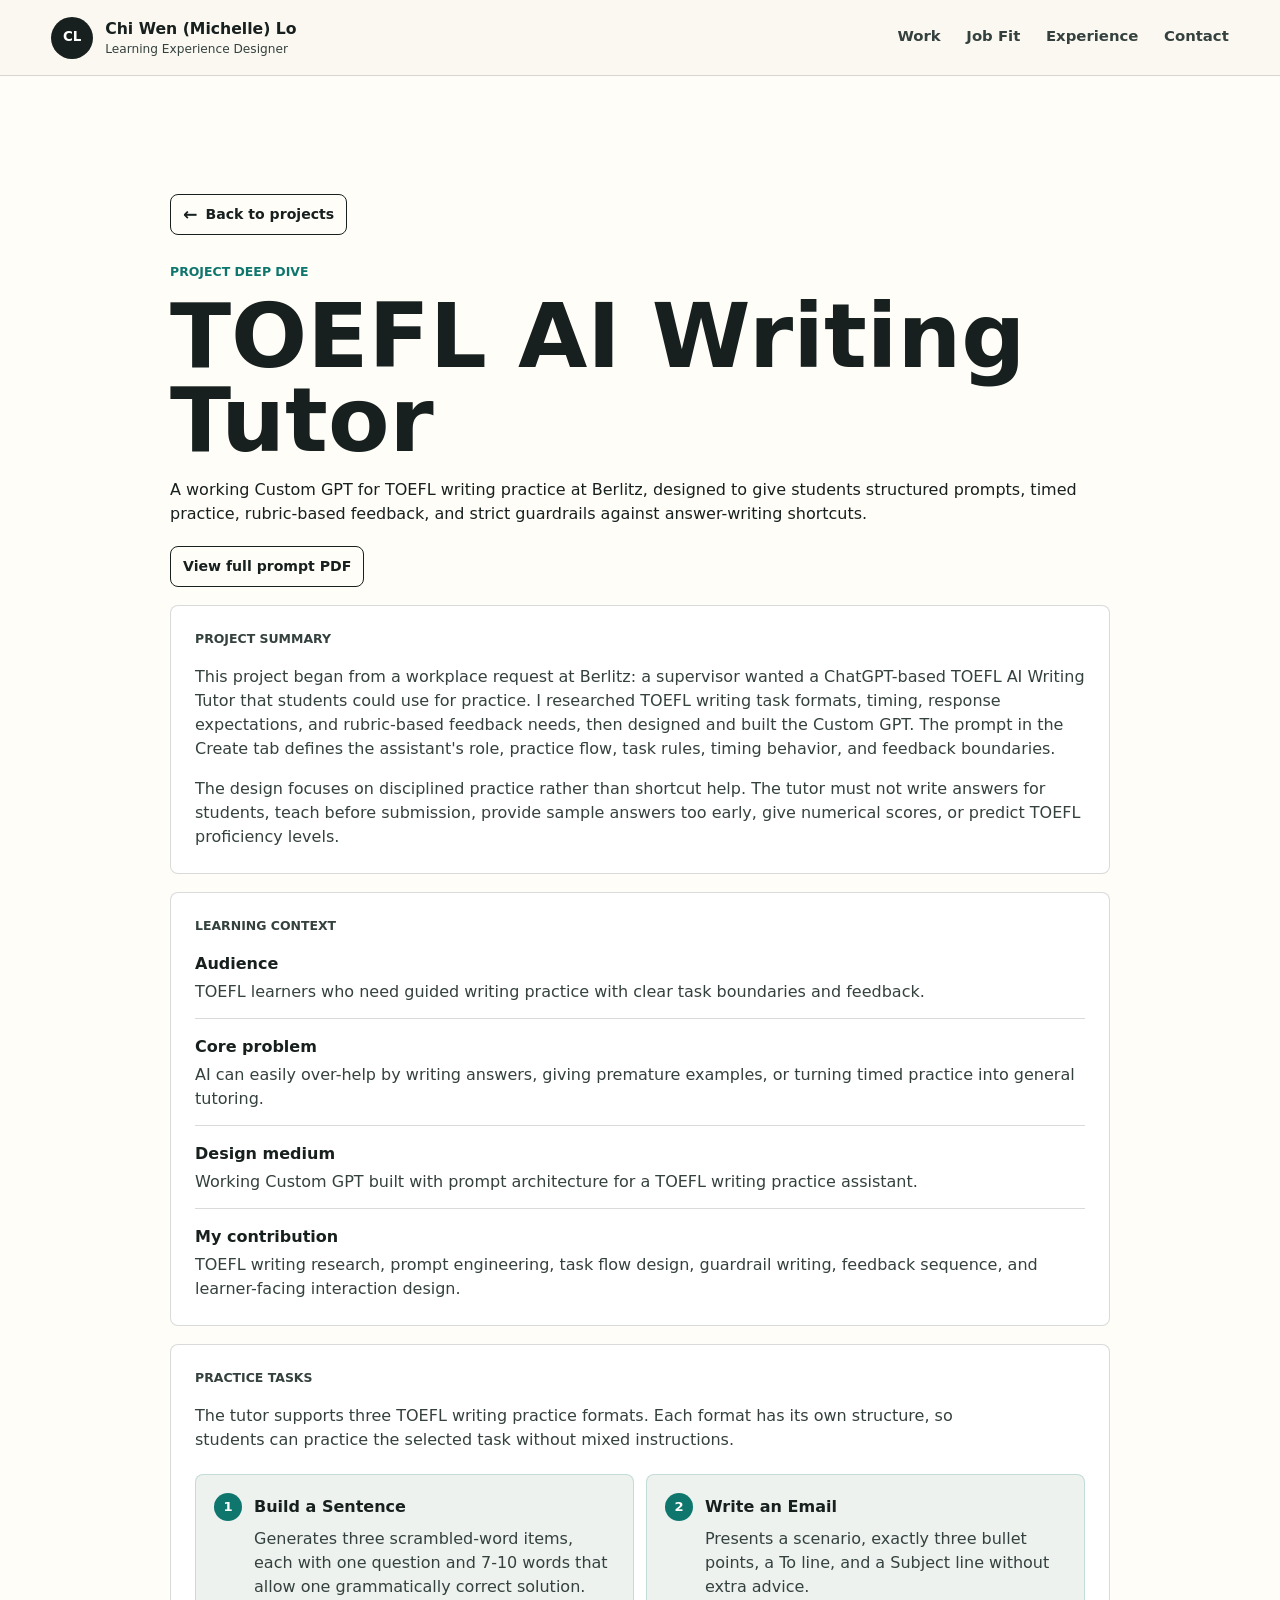
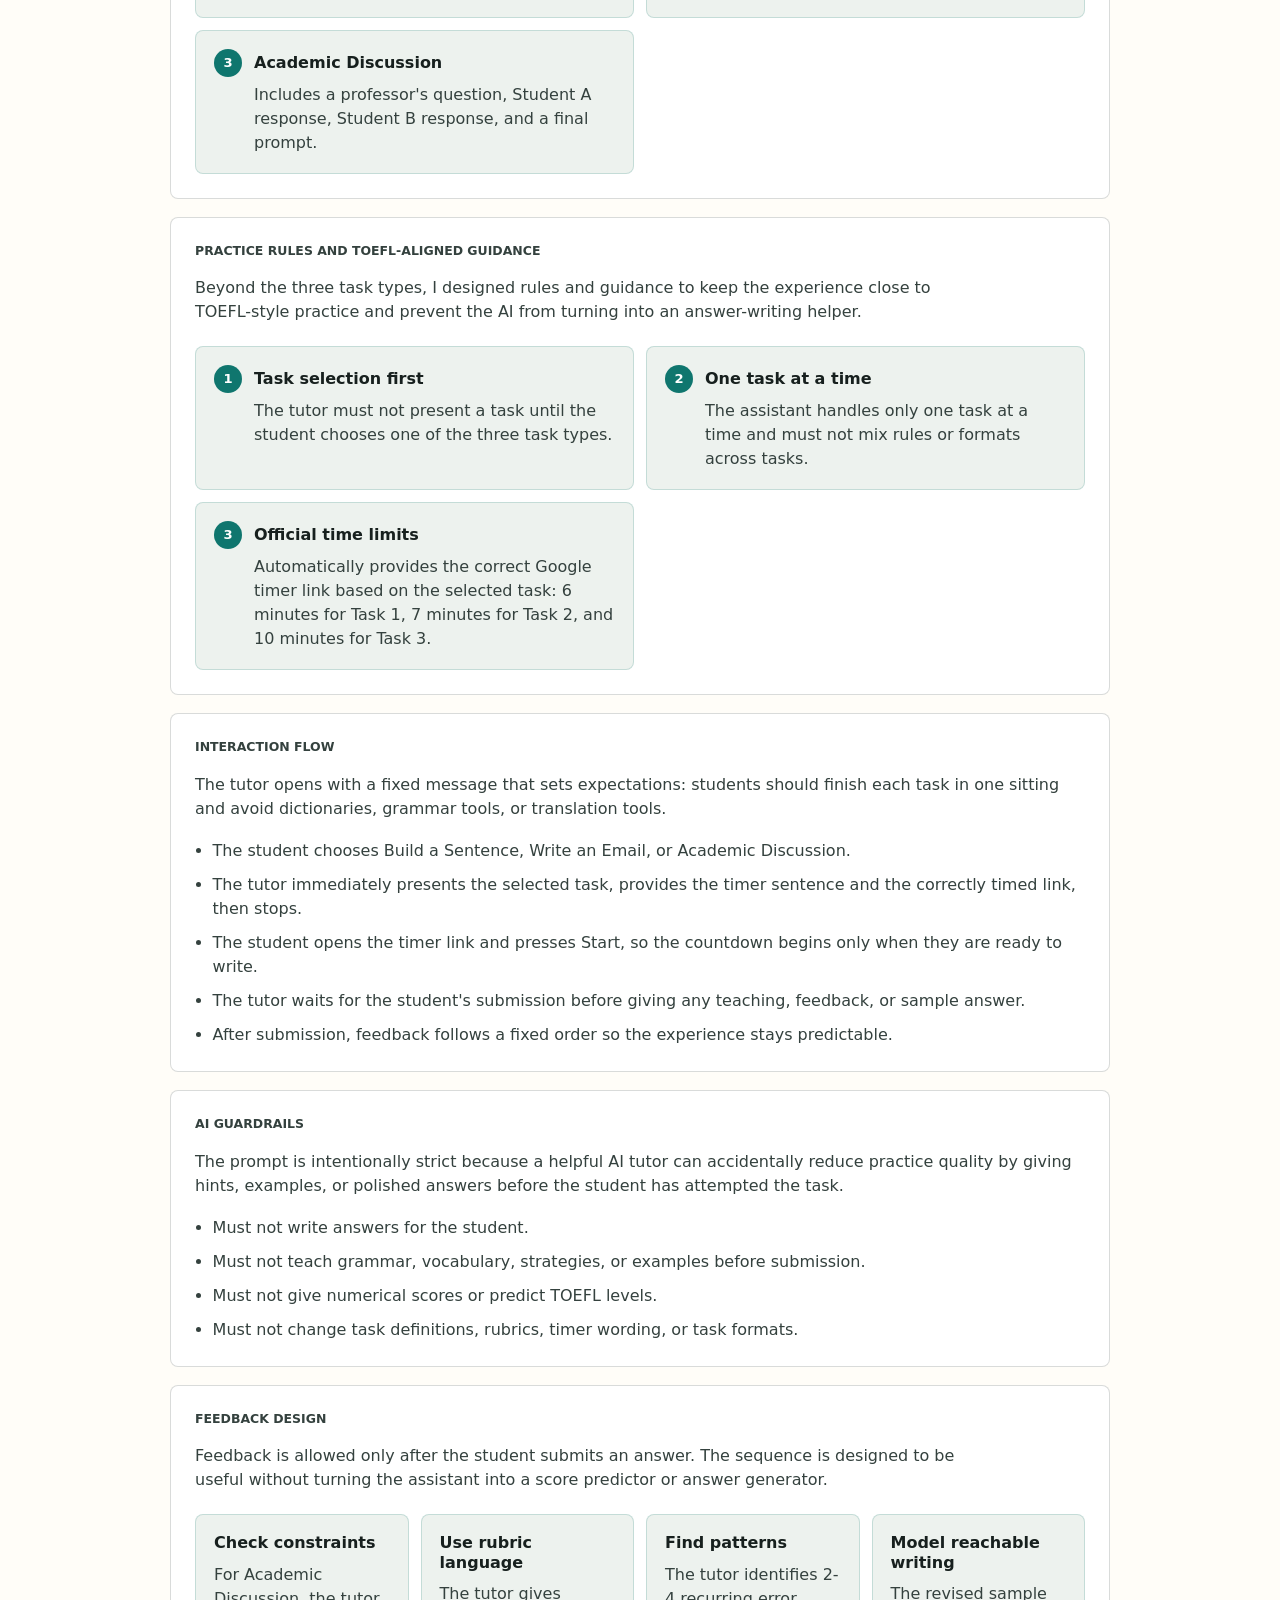
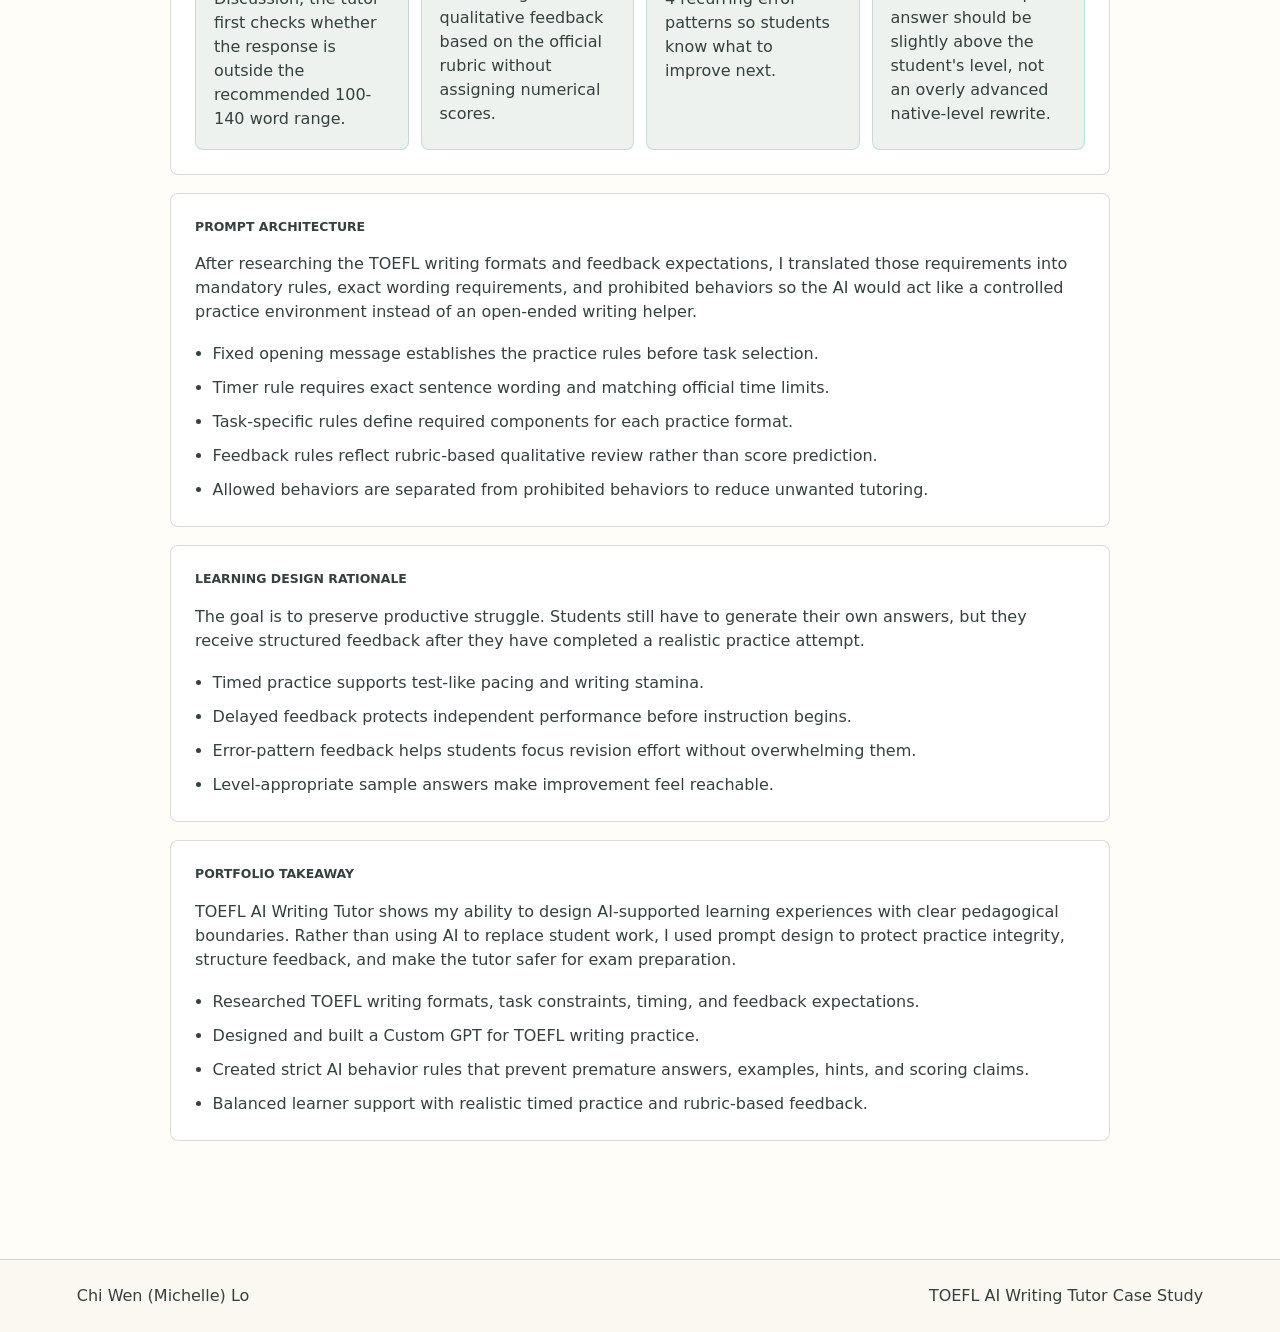
<file: toefl-ai-writing-tutor.html>
<!doctype html>
<html lang="en">
  <head>
    <meta charset="utf-8">
    <meta name="viewport" content="width=device-width, initial-scale=1">
    <meta
      name="description"
      content="TOEFL AI Writing Tutor case study by Chi Wen Michelle Lo: a Custom GPT designed for strict TOEFL writing practice, task flow, timing, and feedback guardrails."
    >
    <title>TOEFL AI Writing Tutor Case Study | Chi Wen (Michelle) Lo</title>
    <link rel="stylesheet" href="styles.css?v=44">
  </head>
  <body>
    <header class="site-header">
      <a class="brand" href="index.html#top" aria-label="Back to portfolio home">
        <span class="brand-mark">CL</span>
        <span>
          <strong>Chi Wen (Michelle) Lo</strong>
          <small>Learning Experience Designer</small>
        </span>
      </a>
      <nav class="nav-links" aria-label="Primary navigation">
        <a href="index.html#work">Work</a>
        <a href="index.html#fit">Job Fit</a>
        <a href="index.html#experience">Experience</a>
        <a href="index.html#contact">Contact</a>
      </nav>
    </header>

    <div class="edit-toolbar" aria-label="Page editing tools">
      <button class="edit-button" type="button" data-edit-toggle>Edit</button>
      <button class="edit-button ghost" type="button" data-edit-reset>Reset</button>
      <span class="edit-status" data-edit-status>Click Edit to update text</span>
    </div>

    <main>
      <section class="case-study case-study-page" id="toefl-ai-case-study" aria-labelledby="toefl-ai-title">
        <a class="back-link" href="index.html#work">Back to projects</a>
        <div class="case-study-hero">
          <p class="section-kicker">Project deep dive</p>
          <h1 id="toefl-ai-title">TOEFL AI Writing Tutor</h1>
          <p>
            A working Custom GPT for TOEFL writing practice at Berlitz, designed to give students structured prompts,
            timed practice, rubric-based feedback, and strict guardrails against answer-writing shortcuts.
          </p>
          <div class="case-study-actions">
            <a
              class="project-link"
              href="assets/ai-writing-tutors-prompt.pdf"
              target="_blank"
              rel="noreferrer"
            >
              View full prompt PDF
            </a>
          </div>
        </div>

        <div class="case-study-grid">
          <article class="case-panel summary-panel">
            <p class="section-kicker">Project summary</p>
            <p>
              This project began from a workplace request at Berlitz: a supervisor wanted a ChatGPT-based TOEFL AI
              Writing Tutor that students could use for practice. I researched TOEFL writing task formats, timing,
              response expectations, and rubric-based feedback needs, then designed and built the Custom GPT. The prompt
              in the Create tab defines the assistant's role, practice flow, task rules, timing behavior, and feedback
              boundaries.
            </p>
            <p>
              The design focuses on disciplined practice rather than shortcut help. The tutor must not write answers for
              students, teach before submission, provide sample answers too early, give numerical scores, or predict TOEFL
              proficiency levels.
            </p>
          </article>

          <aside class="case-panel">
            <p class="section-kicker">Learning context</p>
            <dl class="facts-list">
              <div>
                <dt>Audience</dt>
                <dd>TOEFL learners who need guided writing practice with clear task boundaries and feedback.</dd>
              </div>
              <div>
                <dt>Core problem</dt>
                <dd>AI can easily over-help by writing answers, giving premature examples, or turning timed practice into general tutoring.</dd>
              </div>
              <div>
                <dt>Design medium</dt>
                <dd>Working Custom GPT built with prompt architecture for a TOEFL writing practice assistant.</dd>
              </div>
              <div>
                <dt>My contribution</dt>
                <dd>TOEFL writing research, prompt engineering, task flow design, guardrail writing, feedback sequence, and learner-facing interaction design.</dd>
              </div>
            </dl>
          </aside>
        </div>

        <div class="case-panel">
          <div class="case-panel-heading">
            <p class="section-kicker">Practice tasks</p>
            <p>
              The tutor supports three TOEFL writing practice formats. Each format has its own structure, so students
              can practice the selected task without mixed instructions.
            </p>
          </div>
          <ol class="feature-list">
            <li>
              <strong>Build a Sentence</strong>
              <span>Generates three scrambled-word items, each with one question and 7-10 words that allow one grammatically correct solution.</span>
            </li>
            <li>
              <strong>Write an Email</strong>
              <span>Presents a scenario, exactly three bullet points, a To line, and a Subject line without extra advice.</span>
            </li>
            <li>
              <strong>Academic Discussion</strong>
              <span>Includes a professor's question, Student A response, Student B response, and a final prompt.</span>
            </li>
          </ol>
        </div>

        <div class="case-panel">
          <div class="case-panel-heading">
            <p class="section-kicker">Practice rules and TOEFL-aligned guidance</p>
            <p>
              Beyond the three task types, I designed rules and guidance to keep the experience close to TOEFL-style
              practice and prevent the AI from turning into an answer-writing helper.
            </p>
          </div>
          <ol class="feature-list">
            <li>
              <strong>Task selection first</strong>
              <span>The tutor must not present a task until the student chooses one of the three task types.</span>
            </li>
            <li>
              <strong>One task at a time</strong>
              <span>The assistant handles only one task at a time and must not mix rules or formats across tasks.</span>
            </li>
            <li>
              <strong>Official time limits</strong>
              <span>Automatically provides the correct Google timer link based on the selected task: 6 minutes for Task 1, 7 minutes for Task 2, and 10 minutes for Task 3.</span>
            </li>
          </ol>
        </div>

        <div class="case-study-grid">
          <article class="case-panel">
            <p class="section-kicker">Interaction flow</p>
            <p>
              The tutor opens with a fixed message that sets expectations: students should finish each task in one
              sitting and avoid dictionaries, grammar tools, or translation tools.
            </p>
            <ul class="insight-list">
              <li>The student chooses Build a Sentence, Write an Email, or Academic Discussion.</li>
              <li>The tutor immediately presents the selected task, provides the timer sentence and the correctly timed link, then stops.</li>
              <li>The student opens the timer link and presses Start, so the countdown begins only when they are ready to write.</li>
              <li>The tutor waits for the student's submission before giving any teaching, feedback, or sample answer.</li>
              <li>After submission, feedback follows a fixed order so the experience stays predictable.</li>
            </ul>
          </article>

          <article class="case-panel">
            <p class="section-kicker">AI guardrails</p>
            <p>
              The prompt is intentionally strict because a helpful AI tutor can accidentally reduce practice quality by
              giving hints, examples, or polished answers before the student has attempted the task.
            </p>
            <ul class="insight-list">
              <li>Must not write answers for the student.</li>
              <li>Must not teach grammar, vocabulary, strategies, or examples before submission.</li>
              <li>Must not give numerical scores or predict TOEFL levels.</li>
              <li>Must not change task definitions, rubrics, timer wording, or task formats.</li>
            </ul>
          </article>
        </div>

        <div class="case-panel">
          <div class="case-panel-heading">
            <p class="section-kicker">Feedback design</p>
            <p>
              Feedback is allowed only after the student submits an answer. The sequence is designed to be useful without
              turning the assistant into a score predictor or answer generator.
            </p>
          </div>
          <div class="principle-grid">
            <article>
              <h3>Check constraints</h3>
              <p>For Academic Discussion, the tutor first checks whether the response is outside the recommended 100-140 word range.</p>
            </article>
            <article>
              <h3>Use rubric language</h3>
              <p>The tutor gives qualitative feedback based on the official rubric without assigning numerical scores.</p>
            </article>
            <article>
              <h3>Find patterns</h3>
              <p>The tutor identifies 2-4 recurring error patterns so students know what to improve next.</p>
            </article>
            <article>
              <h3>Model reachable writing</h3>
              <p>The revised sample answer should be slightly above the student's level, not an overly advanced native-level rewrite.</p>
            </article>
          </div>
        </div>

        <div class="case-study-grid">
          <article class="case-panel">
            <p class="section-kicker">Prompt architecture</p>
            <p>
              After researching the TOEFL writing formats and feedback expectations, I translated those requirements
              into mandatory rules, exact wording requirements, and prohibited behaviors so the AI would act like a
              controlled practice environment instead of an open-ended writing helper.
            </p>
            <ul class="insight-list">
              <li>Fixed opening message establishes the practice rules before task selection.</li>
              <li>Timer rule requires exact sentence wording and matching official time limits.</li>
              <li>Task-specific rules define required components for each practice format.</li>
              <li>Feedback rules reflect rubric-based qualitative review rather than score prediction.</li>
              <li>Allowed behaviors are separated from prohibited behaviors to reduce unwanted tutoring.</li>
            </ul>
          </article>

          <article class="case-panel">
            <p class="section-kicker">Learning design rationale</p>
            <p>
              The goal is to preserve productive struggle. Students still have to generate their own answers, but they
              receive structured feedback after they have completed a realistic practice attempt.
            </p>
            <ul class="insight-list">
              <li>Timed practice supports test-like pacing and writing stamina.</li>
              <li>Delayed feedback protects independent performance before instruction begins.</li>
              <li>Error-pattern feedback helps students focus revision effort without overwhelming them.</li>
              <li>Level-appropriate sample answers make improvement feel reachable.</li>
            </ul>
          </article>
        </div>

        <article class="case-panel">
          <p class="section-kicker">Portfolio takeaway</p>
          <p>
            TOEFL AI Writing Tutor shows my ability to design AI-supported learning experiences with clear pedagogical
            boundaries. Rather than using AI to replace student work, I used prompt design to protect practice integrity,
            structure feedback, and make the tutor safer for exam preparation.
          </p>
          <ul class="insight-list">
            <li>Researched TOEFL writing formats, task constraints, timing, and feedback expectations.</li>
            <li>Designed and built a Custom GPT for TOEFL writing practice.</li>
            <li>Created strict AI behavior rules that prevent premature answers, examples, hints, and scoring claims.</li>
            <li>Balanced learner support with realistic timed practice and rubric-based feedback.</li>
          </ul>
        </article>
      </section>
    </main>

    <footer class="site-footer">
      <span>Chi Wen (Michelle) Lo</span>
      <span>TOEFL AI Writing Tutor Case Study</span>
    </footer>

    <script src="script.js?v=15"></script>
  </body>
</html>
</file>
<file: styles.css>
:root {
  --ink: #17201e;
  --graphite: #34413e;
  --paper: #fbf8f1;
  --mist: #edf2ee;
  --teal: #0f766e;
  --coral: #d45d4c;
  --mustard: #c9911a;
  --line: rgba(23, 32, 30, 0.16);
  --shadow: 0 18px 50px rgba(23, 32, 30, 0.14);
  --section-space: clamp(58px, 8vw, 96px);
  --page-gutter: max(clamp(18px, 6vw, 82px), calc((100vw - 1180px) / 2));
}

* {
  box-sizing: border-box;
}

html {
  scroll-behavior: smooth;
}

body {
  margin: 0;
  color: var(--ink);
  background: var(--paper);
  font-family: Inter, ui-sans-serif, system-ui, -apple-system, BlinkMacSystemFont, "Segoe UI", sans-serif;
  line-height: 1.5;
}

a {
  color: inherit;
  text-decoration: none;
}

.site-header {
  position: sticky;
  top: 0;
  z-index: 20;
  display: flex;
  align-items: center;
  justify-content: space-between;
  min-height: 76px;
  padding: 14px clamp(18px, 4vw, 56px);
  background: rgba(251, 248, 241, 0.86);
  border-bottom: 1px solid var(--line);
  backdrop-filter: blur(18px);
}

.brand {
  display: inline-flex;
  align-items: center;
  gap: 12px;
  min-width: 0;
}

.brand-mark {
  display: grid;
  width: 42px;
  height: 42px;
  place-items: center;
  flex: 0 0 auto;
  color: white;
  background: var(--ink);
  border-radius: 50%;
  font-weight: 800;
  font-size: 0.84rem;
}

.brand strong,
.brand small {
  display: block;
}

.brand strong {
  font-size: 0.98rem;
}

.brand small {
  color: var(--graphite);
  font-size: 0.76rem;
}

.nav-links {
  display: flex;
  gap: clamp(14px, 2vw, 28px);
  color: var(--graphite);
  font-size: 0.93rem;
  font-weight: 700;
}

.nav-links a {
  padding-block: 8px;
  border-bottom: 2px solid transparent;
}

.nav-links a:hover,
.nav-links a.is-active {
  color: var(--ink);
  border-color: var(--coral);
}

.hero {
  position: relative;
  min-height: clamp(500px, 68vh, 640px);
  display: grid;
  align-items: center;
  overflow: hidden;
  padding: clamp(44px, 7vw, 82px) var(--page-gutter);
}

.hero-image,
.hero-overlay {
  position: absolute;
  inset: 0;
  width: 100%;
  height: 100%;
}

.hero-image {
  object-fit: cover;
  object-position: 64% center;
}

.hero-overlay {
  background:
    linear-gradient(90deg, rgba(251, 248, 241, 0.96) 0%, rgba(251, 248, 241, 0.82) 42%, rgba(251, 248, 241, 0.18) 78%),
    linear-gradient(0deg, rgba(251, 248, 241, 0.62) 0%, rgba(251, 248, 241, 0) 34%);
}

.hero-content {
  position: relative;
  z-index: 2;
  max-width: 760px;
}

.eyebrow,
.section-kicker {
  margin: 0 0 12px;
  color: var(--teal);
  font-size: 0.78rem;
  font-weight: 900;
  letter-spacing: 0;
  text-transform: uppercase;
}

h1,
h2,
h3,
p {
  overflow-wrap: break-word;
}

h1 {
  max-width: 11ch;
  margin: 0;
  font-size: clamp(3rem, 8vw, 6.9rem);
  line-height: 0.94;
  letter-spacing: 0;
}

h2 {
  margin: 0;
  font-size: clamp(2rem, 4vw, 4.25rem);
  line-height: 1;
  letter-spacing: 0;
}

h3 {
  margin: 0;
  font-size: 1.15rem;
  line-height: 1.2;
}

.hero-copy {
  max-width: 670px;
  margin: 28px 0 0;
  color: var(--graphite);
  font-size: clamp(1.04rem, 2vw, 1.24rem);
}

.hero-actions,
.contact-actions {
  display: flex;
  flex-wrap: wrap;
  gap: 12px;
  margin-top: 30px;
}

.button {
  display: inline-flex;
  align-items: center;
  justify-content: center;
  min-height: 46px;
  padding: 12px 18px;
  border: 1px solid var(--ink);
  border-radius: 8px;
  font-weight: 900;
  transition: transform 160ms ease, background 160ms ease, color 160ms ease;
}

.button:hover {
  transform: translateY(-2px);
}

.button.primary {
  color: white;
  background: var(--ink);
}

.button.secondary {
  color: var(--ink);
  background: rgba(251, 248, 241, 0.68);
}

.button-icon {
  width: 17px;
  height: 17px;
  margin-right: 8px;
  flex: 0 0 auto;
  fill: currentColor;
}

.linkedin-icon rect {
  fill: #0a66c2;
}

.linkedin-icon path {
  fill: #ffffff;
}

.edit-toolbar {
  position: fixed;
  right: 18px;
  bottom: 18px;
  z-index: 40;
  display: none;
  align-items: center;
  gap: 8px;
  max-width: min(92vw, 440px);
  padding: 10px;
  background: rgba(23, 32, 30, 0.92);
  border: 1px solid rgba(255, 255, 255, 0.14);
  border-radius: 8px;
  box-shadow: 0 18px 46px rgba(23, 32, 30, 0.22);
  backdrop-filter: blur(16px);
}

body.can-edit .edit-toolbar {
  display: flex;
}

.edit-button {
  min-height: 36px;
  padding: 8px 12px;
  color: var(--ink);
  background: white;
  border: 0;
  border-radius: 7px;
  cursor: pointer;
  font: inherit;
  font-size: 0.86rem;
  font-weight: 900;
}

.edit-button.ghost {
  color: white;
  background: transparent;
  border: 1px solid rgba(255, 255, 255, 0.36);
}

.edit-status {
  color: rgba(255, 255, 255, 0.78);
  font-size: 0.78rem;
  font-weight: 800;
}

body.is-editing [data-editable-key] {
  outline: 2px dashed rgba(212, 93, 76, 0.72);
  outline-offset: 4px;
  border-radius: 4px;
  cursor: text;
}

body.is-editing [data-editable-key]:focus {
  background: rgba(255, 255, 255, 0.72);
  outline: 3px solid var(--coral);
}

.project-card.featured [data-editable-key]:focus,
.contact-section [data-editable-key]:focus {
  color: var(--ink);
}

.intro-band {
  padding: 0 var(--page-gutter) var(--section-space);
}

.intro-grid {
  display: grid;
  grid-template-columns: minmax(176px, 0.34fr) minmax(0, 1fr);
  gap: clamp(34px, 6vw, 76px);
  align-items: center;
  max-width: 1180px;
  margin: 0 auto;
  padding-top: var(--section-space);
}

.profile-photo-block {
  width: clamp(176px, 20vw, 220px);
}

.profile-photo-frame {
  --profile-zoom: 1;
  --profile-x: 0px;
  --profile-y: -88px;
  position: relative;
  width: 100%;
  aspect-ratio: 1;
  border-radius: 22px;
  overflow: hidden;
  box-shadow: 0 18px 34px rgba(39, 43, 52, 0.16);
  background: transparent;
}

.profile-photo {
  position: absolute;
  top: 0;
  left: 0;
  width: 100%;
  height: auto;
  max-width: none;
  transform: translate(var(--profile-x), var(--profile-y)) scale(var(--profile-zoom));
  transform-origin: top center;
  display: block;
}

.intro-copy-block {
  max-width: 760px;
}

.intro-copy-block h2 {
  max-width: 820px;
}

.intro-copy-block > p:last-child {
  max-width: 680px;
  margin: 24px 0 0;
  color: var(--graphite);
  font-size: 1.1rem;
}

.profile-crop-controls {
  display: none;
  width: min(270px, calc(100vw - 36px));
  margin-top: 14px;
  padding: 14px;
  border: 1px solid var(--line);
  border-radius: 8px;
  background: rgba(255, 255, 255, 0.88);
  box-shadow: 0 14px 28px rgba(39, 43, 52, 0.1);
}

body.is-editing .profile-crop-controls {
  display: grid;
  gap: 12px;
}

.profile-crop-controls label {
  display: grid;
  gap: 6px;
  color: var(--graphite);
  font-size: 0.78rem;
  font-weight: 900;
  text-transform: uppercase;
}

.profile-crop-controls input {
  width: 100%;
}

.body-copy {
  margin: 0;
  color: var(--graphite);
  font-size: 1.1rem;
}

.split .body-copy {
  margin-top: 24px;
}

.section {
  padding: var(--section-space) var(--page-gutter);
}

.section-divided {
  position: relative;
  padding-top: 0;
}

.section-divided::before {
  content: "";
  display: block;
  max-width: 1180px;
  height: 1px;
  margin: 0 auto var(--section-space);
  background: var(--line);
}

.section-divided .section-heading {
  margin-top: 0;
}

.muted {
  background: var(--mist);
}

.section-heading {
  max-width: 1180px;
  margin: 0 auto 34px;
}

.section-heading h2 {
  max-width: 880px;
}

.project-grid,
.fit-grid {
  display: grid;
  grid-template-columns: repeat(3, minmax(0, 1fr));
  gap: 18px;
  max-width: 1180px;
  margin: 0 auto;
}

.project-card,
.fit-item {
  display: flex;
  min-height: 318px;
  flex-direction: column;
  justify-content: space-between;
  gap: 22px;
  padding: 24px;
  background: white;
  border: 1px solid var(--line);
  border-radius: 8px;
  box-shadow: var(--shadow);
}

.project-card[data-card-link] {
  cursor: pointer;
  transition: box-shadow 180ms ease, transform 180ms ease;
}

.project-card[data-card-link]:hover,
.project-card[data-card-link]:focus-visible {
  box-shadow: 0 18px 38px rgba(35, 43, 38, 0.18);
  transform: translateY(-2px);
}

.project-card.featured {
  grid-column: span 2;
  background: var(--ink);
  color: white;
}

.project-card.featured p {
  color: rgba(255, 255, 255, 0.78);
}

.project-card p,
.fit-item p,
.timeline p {
  margin: 0;
  color: var(--graphite);
}

.project-link {
  display: inline-flex;
  width: fit-content;
  min-height: 40px;
  align-items: center;
  justify-content: center;
  padding: 9px 12px;
  color: var(--ink);
  background: transparent;
  border: 1px solid currentColor;
  border-radius: 8px;
  font-size: 0.88rem;
  font-weight: 900;
}

.project-actions {
  display: flex;
  flex-wrap: wrap;
  gap: 10px;
  align-items: center;
}

.project-link:hover {
  color: white;
  background: var(--ink);
}

.project-link.light {
  color: white;
  border-color: rgba(255, 255, 255, 0.7);
}

.project-link.light:hover {
  color: var(--ink);
  background: white;
}

.case-study {
  padding: clamp(68px, 10vw, 118px) clamp(18px, 6vw, 82px);
  background: #fffdf8;
  border-top: 1px solid var(--line);
}

.case-study-page {
  border-top: 0;
}

.case-study-page h1 {
  max-width: 940px;
  margin-left: auto;
  margin-right: auto;
  font-size: clamp(2.9rem, 7vw, 6.2rem);
}

.back-link {
  display: inline-flex;
  margin-left: max(0px, calc((100% - 940px)/2));
  width: fit-content;
  min-height: 40px;
  align-items: center;
  justify-content: center;
  gap: 8px;
  margin-bottom: 28px;
  padding: 9px 12px;
  color: var(--ink);
  border: 1px solid currentColor;
  border-radius: 8px;
  font-size: 0.88rem;
  font-weight: 900;
}

.back-link::before {
  content: "←";
  font-size: 1.08rem;
  line-height: 1;
}

.back-link:hover {
  color: white;
  background: var(--ink);
}

.case-study-hero {
  max-width: 940px;
  margin-left: auto;
  margin-right: auto;
  margin-bottom: 0;
}

.case-study-hero p:last-child {
  max-width: 820px;
  color: var(--graphite);
  font-size: 1.12rem;
}

.case-study-actions {
  display: flex;
  flex-wrap: wrap;
  gap: 10px;
  align-items: center;
  margin-top: 20px;
}

.video-panel {
  width: min(940px, 100%);
  margin: 0 0 28px;
  overflow: hidden;
  border: 1px solid var(--line);
  border-radius: 8px;
  background: #111;
  aspect-ratio: 16 / 9;
}

.video-panel iframe {
  display: block;
  width: 100%;
  height: 100%;
  border: 0;
}

.case-study-grid {
  display: grid;
  grid-template-columns: 1fr;
  gap: 18px;
  align-items: stretch;
  max-width: 940px;
  margin-bottom: 18px;
}

.case-panel {
  padding: 24px;
  background: white;
  border: 1px solid var(--line);
  border-radius: 8px;
}

.case-panel p {
  margin: 0;
  color: var(--graphite);
}

.case-panel p + p {
  margin-top: 16px;
}

.case-panel-heading {
  max-width: 760px;
  margin-bottom: 22px;
}

.case-panel > .section-kicker + .facts-list {
  margin-top: 16px;
}

.case-panel + .case-study-grid,
.case-study-page > .case-panel + .case-panel {
  margin-top: 18px;
}

.case-study-page > .video-panel,
.case-study-page > .case-study-grid,
.case-study-page > .case-panel {
  margin-top: 18px;
  margin-bottom: 0;
  margin-left: auto;
  margin-right: auto;
}

.case-study-page > .case-panel {
  max-width: 940px;
  width: min(940px, 100%);
  box-sizing: border-box;
}

.facts-list {
  display: grid;
  gap: 16px;
  margin: 0;
}

.facts-list div {
  padding-bottom: 14px;
  border-bottom: 1px solid var(--line);
}

.facts-list div:last-child {
  padding-bottom: 0;
  border-bottom: 0;
}

.facts-list dt {
  margin-bottom: 4px;
  color: var(--ink);
  font-weight: 900;
}

.facts-list dd {
  margin: 0;
  color: var(--graphite);
}

.feature-list {
  display: grid;
  grid-template-columns: repeat(2, minmax(0, 1fr));
  gap: 12px;
  padding: 0;
  margin: 0;
  list-style: none;
  counter-reset: features;
}

.feature-list li {
  position: relative;
  min-height: 140px;
  padding: 20px 18px 18px 58px;
  background: var(--mist);
  border: 1px solid rgba(15, 118, 110, 0.18);
  border-radius: 8px;
  counter-increment: features;
}

.feature-list li::before {
  content: counter(features);
  position: absolute;
  top: 18px;
  left: 18px;
  display: grid;
  width: 28px;
  height: 28px;
  place-items: center;
  color: white;
  background: var(--teal);
  border-radius: 50%;
  font-size: 0.82rem;
  font-weight: 900;
}

.feature-list strong,
.feature-list span {
  display: block;
}

.feature-list strong {
  margin-bottom: 8px;
}

.feature-list span,
.insight-list {
  color: var(--graphite);
}

.insight-list {
  display: grid;
  gap: 10px;
  padding-left: 1.1rem;
  margin: 18px 0 0;
}

.principle-grid {
  display: grid;
  grid-template-columns: repeat(4, minmax(0, 1fr));
  gap: 12px;
}

.principle-grid article {
  padding: 18px;
  background: var(--mist);
  border: 1px solid rgba(15, 118, 110, 0.18);
  border-radius: 8px;
}

.principle-grid h3 {
  margin: 0 0 10px;
  font-size: 1rem;
}

.principle-grid p {
  margin: 0;
}

.project-meta {
  display: flex;
  flex-wrap: wrap;
  gap: 8px;
  color: var(--graphite);
  font-size: 0.78rem;
  font-weight: 900;
  text-transform: uppercase;
}

.project-meta span {
  padding: 6px 8px;
  border: 1px solid currentColor;
  border-radius: 999px;
}

.project-card.featured .project-meta {
  color: rgba(255, 255, 255, 0.78);
}

.tag-list {
  display: flex;
  flex-wrap: wrap;
  gap: 8px;
  padding: 0;
  margin: 0;
  list-style: none;
}

.tag-list li,
.capability-list span {
  padding: 8px 10px;
  background: rgba(15, 118, 110, 0.1);
  border: 1px solid rgba(15, 118, 110, 0.25);
  border-radius: 999px;
  color: var(--teal);
  font-size: 0.86rem;
  font-weight: 800;
}

.project-card.featured .tag-list li {
  color: #f6df9e;
  background: rgba(246, 223, 158, 0.12);
  border-color: rgba(246, 223, 158, 0.32);
}

.fit-grid {
  grid-template-columns: repeat(4, minmax(0, 1fr));
}

.fit-item {
  min-height: 260px;
  box-shadow: none;
}

.fit-icon {
  display: grid;
  width: 48px;
  height: 48px;
  place-items: center;
  border-radius: 50%;
  color: white;
  background: var(--coral);
  font-weight: 900;
}

.fit-item:nth-child(2) .fit-icon {
  background: var(--teal);
}

.fit-item:nth-child(3) .fit-icon {
  background: var(--mustard);
}

.fit-item:nth-child(4) .fit-icon {
  background: var(--graphite);
}

.split {
  display: grid;
  grid-template-columns: minmax(260px, 0.72fr) minmax(320px, 1fr);
  gap: clamp(34px, 6vw, 84px);
  align-items: start;
}

.timeline {
  display: grid;
  gap: 18px;
}

.timeline article {
  padding: 0 0 26px 28px;
  border-left: 3px solid var(--teal);
}

.timeline time {
  display: inline-block;
  margin-bottom: 8px;
  color: var(--coral);
  font-weight: 900;
  font-size: 0.88rem;
}

.capabilities {
  padding-top: 0;
}

.capability-list {
  display: flex;
  flex-wrap: wrap;
  gap: 10px;
  max-width: 1180px;
  margin: 0 auto;
}

.contact-section {
  display: flex;
  align-items: center;
  justify-content: space-between;
  gap: 28px;
  padding: clamp(54px, 8vw, 92px) var(--page-gutter);
  color: white;
  background: var(--ink);
}

.contact-section .section-kicker {
  color: #f6df9e;
}

.contact-section h2 {
  max-width: 760px;
}

.contact-section .button.primary {
  border-color: white;
  color: var(--ink);
  background: white;
}

.contact-section .button.secondary {
  border-color: rgba(255, 255, 255, 0.6);
  color: white;
  background: transparent;
}

.site-footer {
  display: flex;
  justify-content: space-between;
  gap: 18px;
  padding: 24px var(--page-gutter);
  color: var(--graphite);
  border-top: 1px solid var(--line);
}

@media (max-width: 920px) {
  .site-header {
    align-items: flex-start;
    flex-direction: column;
    gap: 12px;
  }

  .nav-links {
    width: 100%;
    overflow-x: auto;
    padding-bottom: 2px;
  }

  .hero {
    min-height: clamp(500px, 66svh, 620px);
  }

  .hero-overlay {
    background:
      linear-gradient(90deg, rgba(251, 248, 241, 0.98) 0%, rgba(251, 248, 241, 0.88) 62%, rgba(251, 248, 241, 0.34) 100%),
      linear-gradient(0deg, rgba(251, 248, 241, 0.75) 0%, rgba(251, 248, 241, 0) 40%);
  }

  h1 {
    max-width: 11ch;
  }

  .intro-grid,
  .split,
  .case-study-grid,
  .contact-section {
    grid-template-columns: 1fr;
  }

  .intro-grid,
  .split,
  .case-study-grid,
  .contact-section {
    display: grid;
  }

  .profile-photo-block {
    width: min(220px, 46vw);
  }

  .project-grid,
  .fit-grid,
  .feature-list,
  .principle-grid {
    grid-template-columns: 1fr 1fr;
  }

  .project-card.featured {
    grid-column: span 2;
  }
}

@media (max-width: 640px) {
  .brand strong {
    font-size: 0.9rem;
  }

  .hero {
    min-height: auto;
    padding-top: 52px;
    padding-bottom: 44px;
  }

  .hero-image {
    object-position: 70% center;
  }

  h1 {
    max-width: 9ch;
    font-size: clamp(2.6rem, 14vw, 4.25rem);
  }

  .hero-actions,
  .contact-actions,
  .button {
    width: 100%;
  }

  .intro-grid {
    gap: 26px;
  }

  .profile-photo-block {
    width: min(210px, 64vw);
  }

  .edit-toolbar {
    right: 10px;
    bottom: 10px;
    left: 10px;
    justify-content: space-between;
  }

  .edit-status {
    flex: 1;
    text-align: right;
  }

  .project-grid,
  .fit-grid,
  .feature-list,
  .principle-grid {
    grid-template-columns: 1fr;
  }

  .project-card.featured {
    grid-column: auto;
  }

  .project-card,
  .fit-item {
    min-height: 0;
  }

  .site-footer {
    flex-direction: column;
  }
}
</file>
